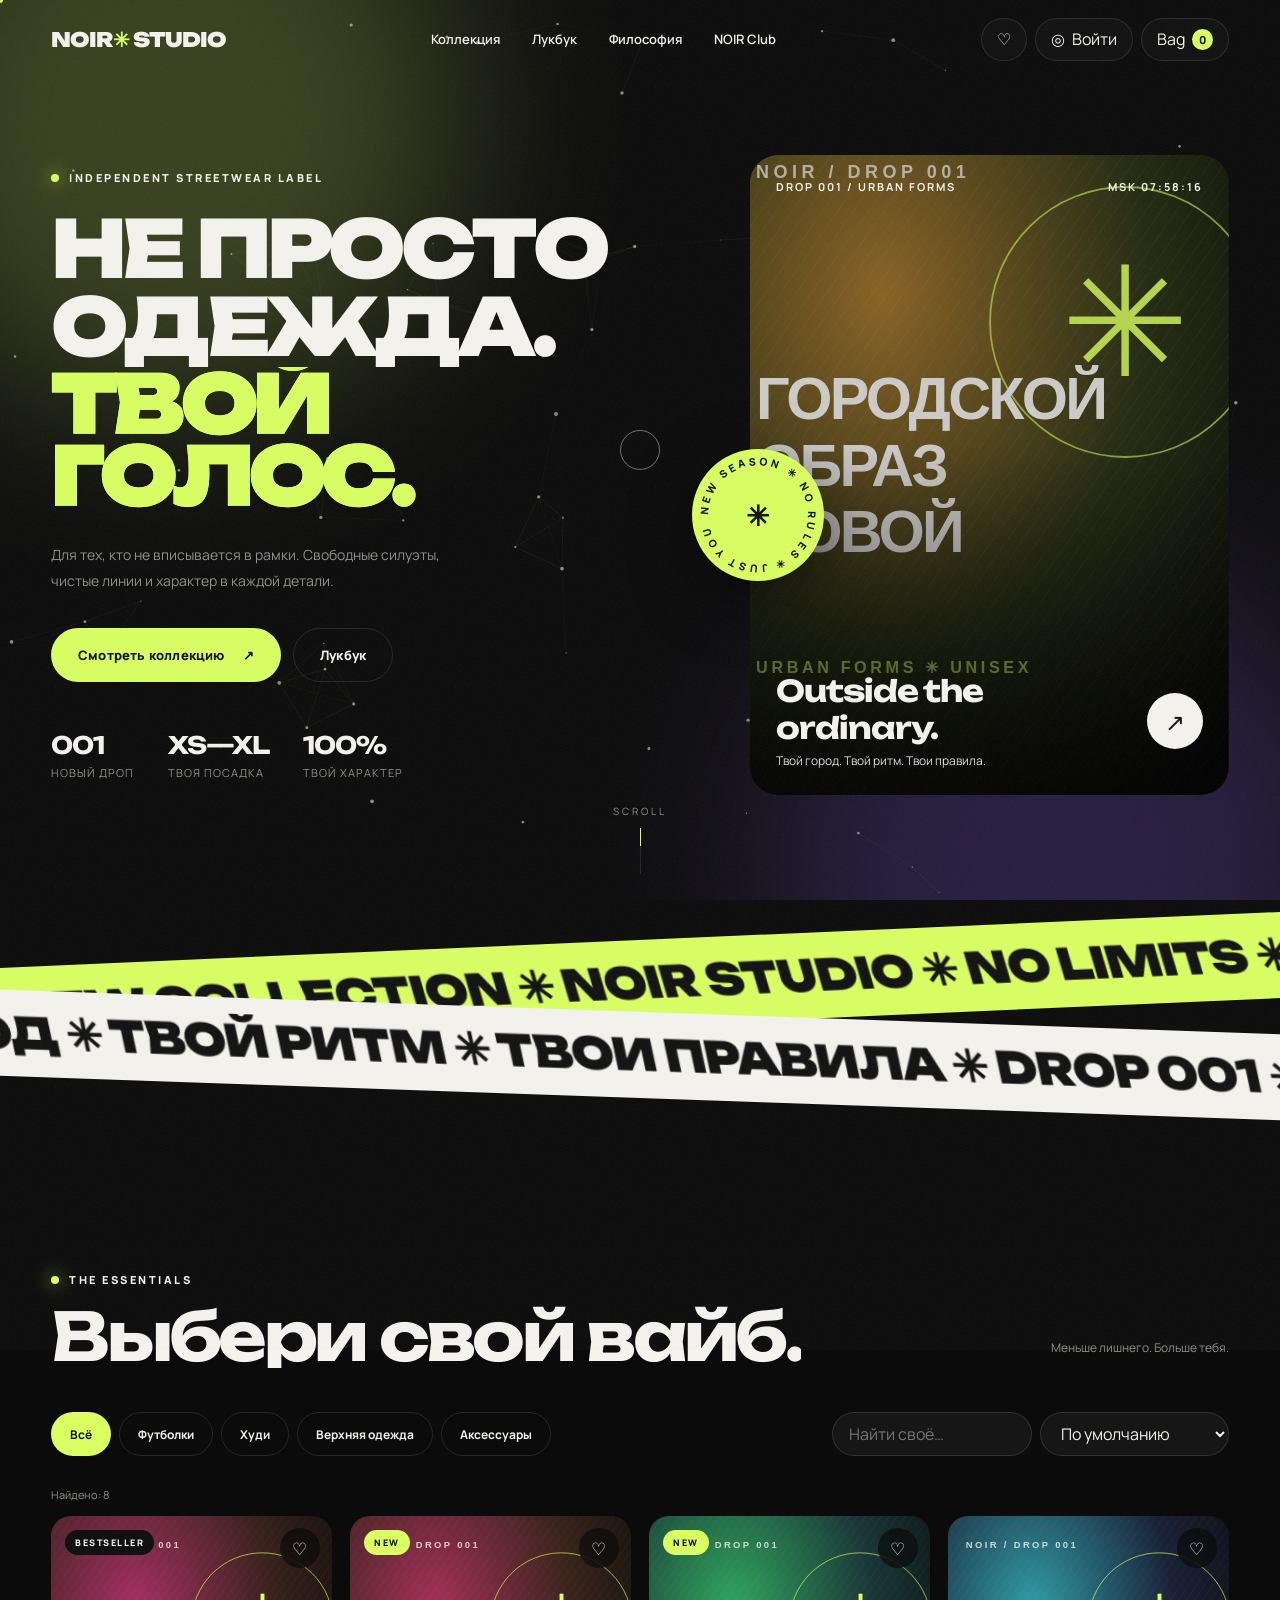
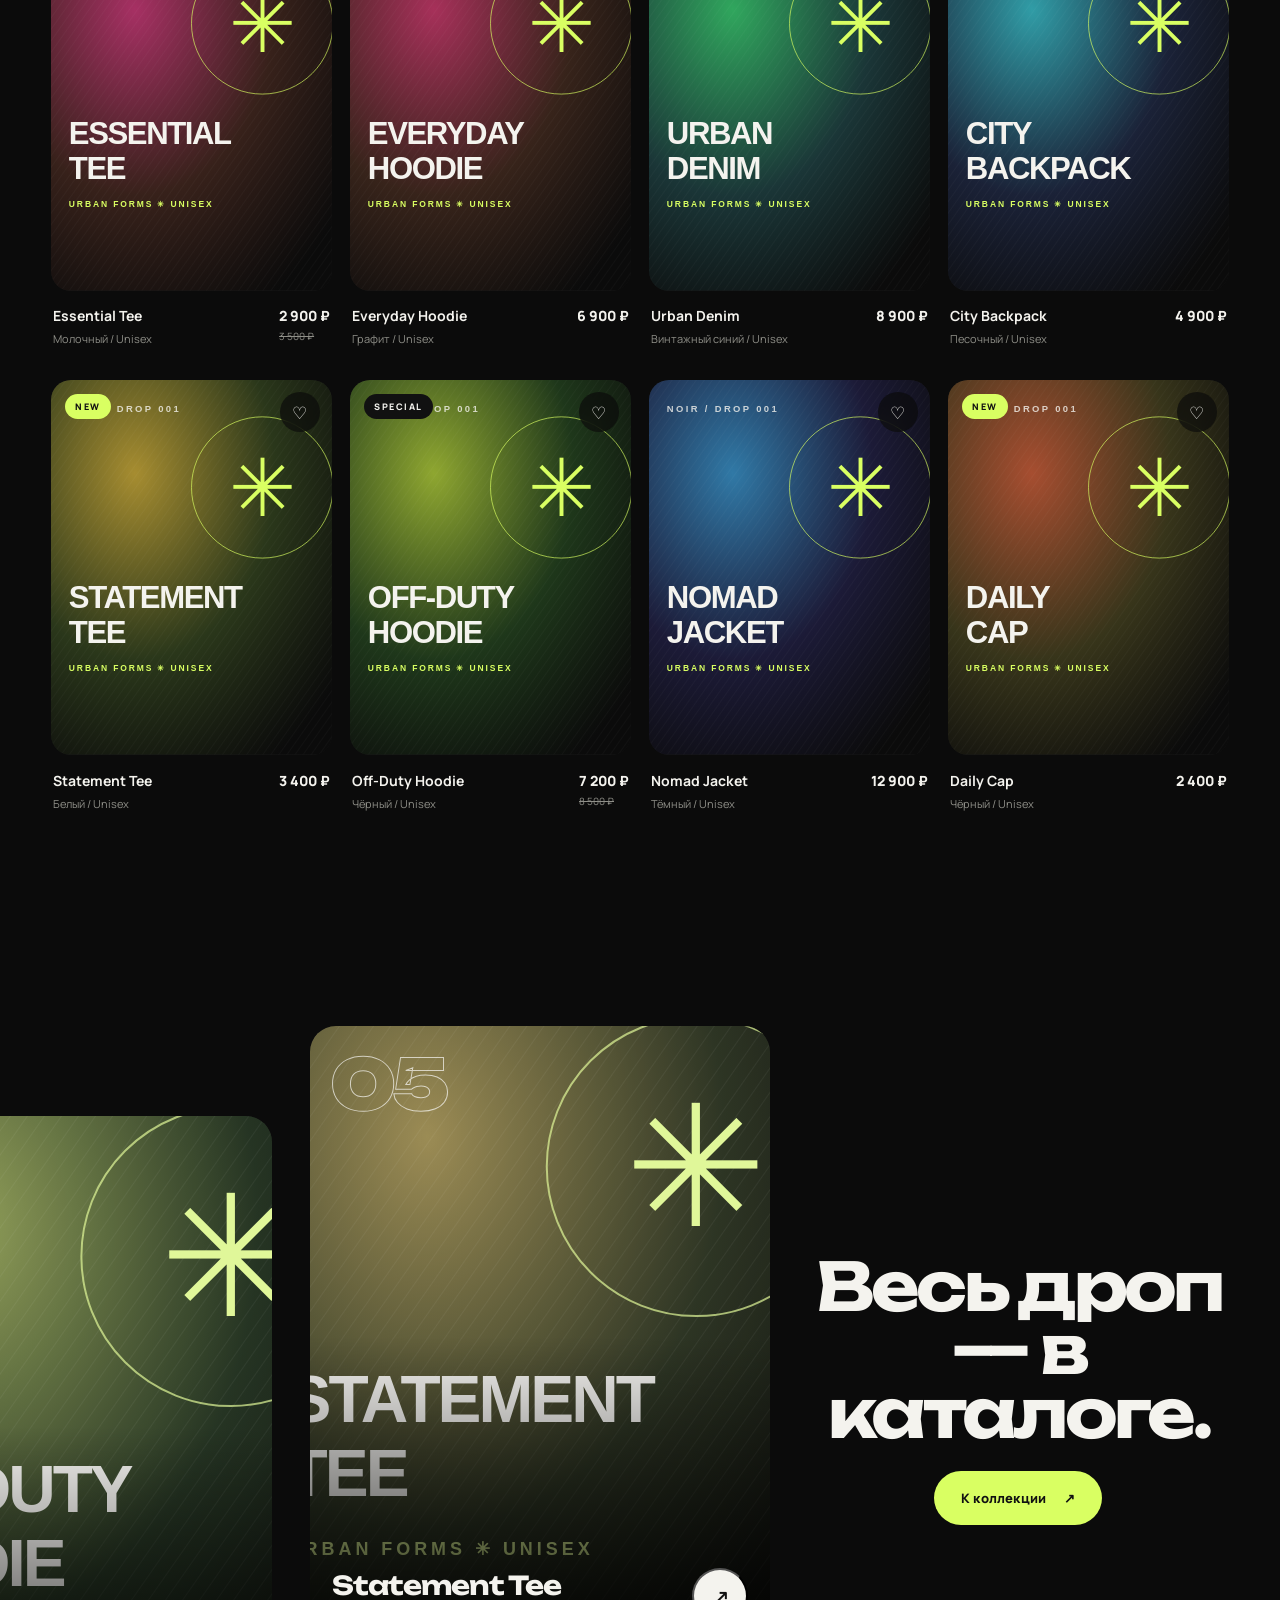
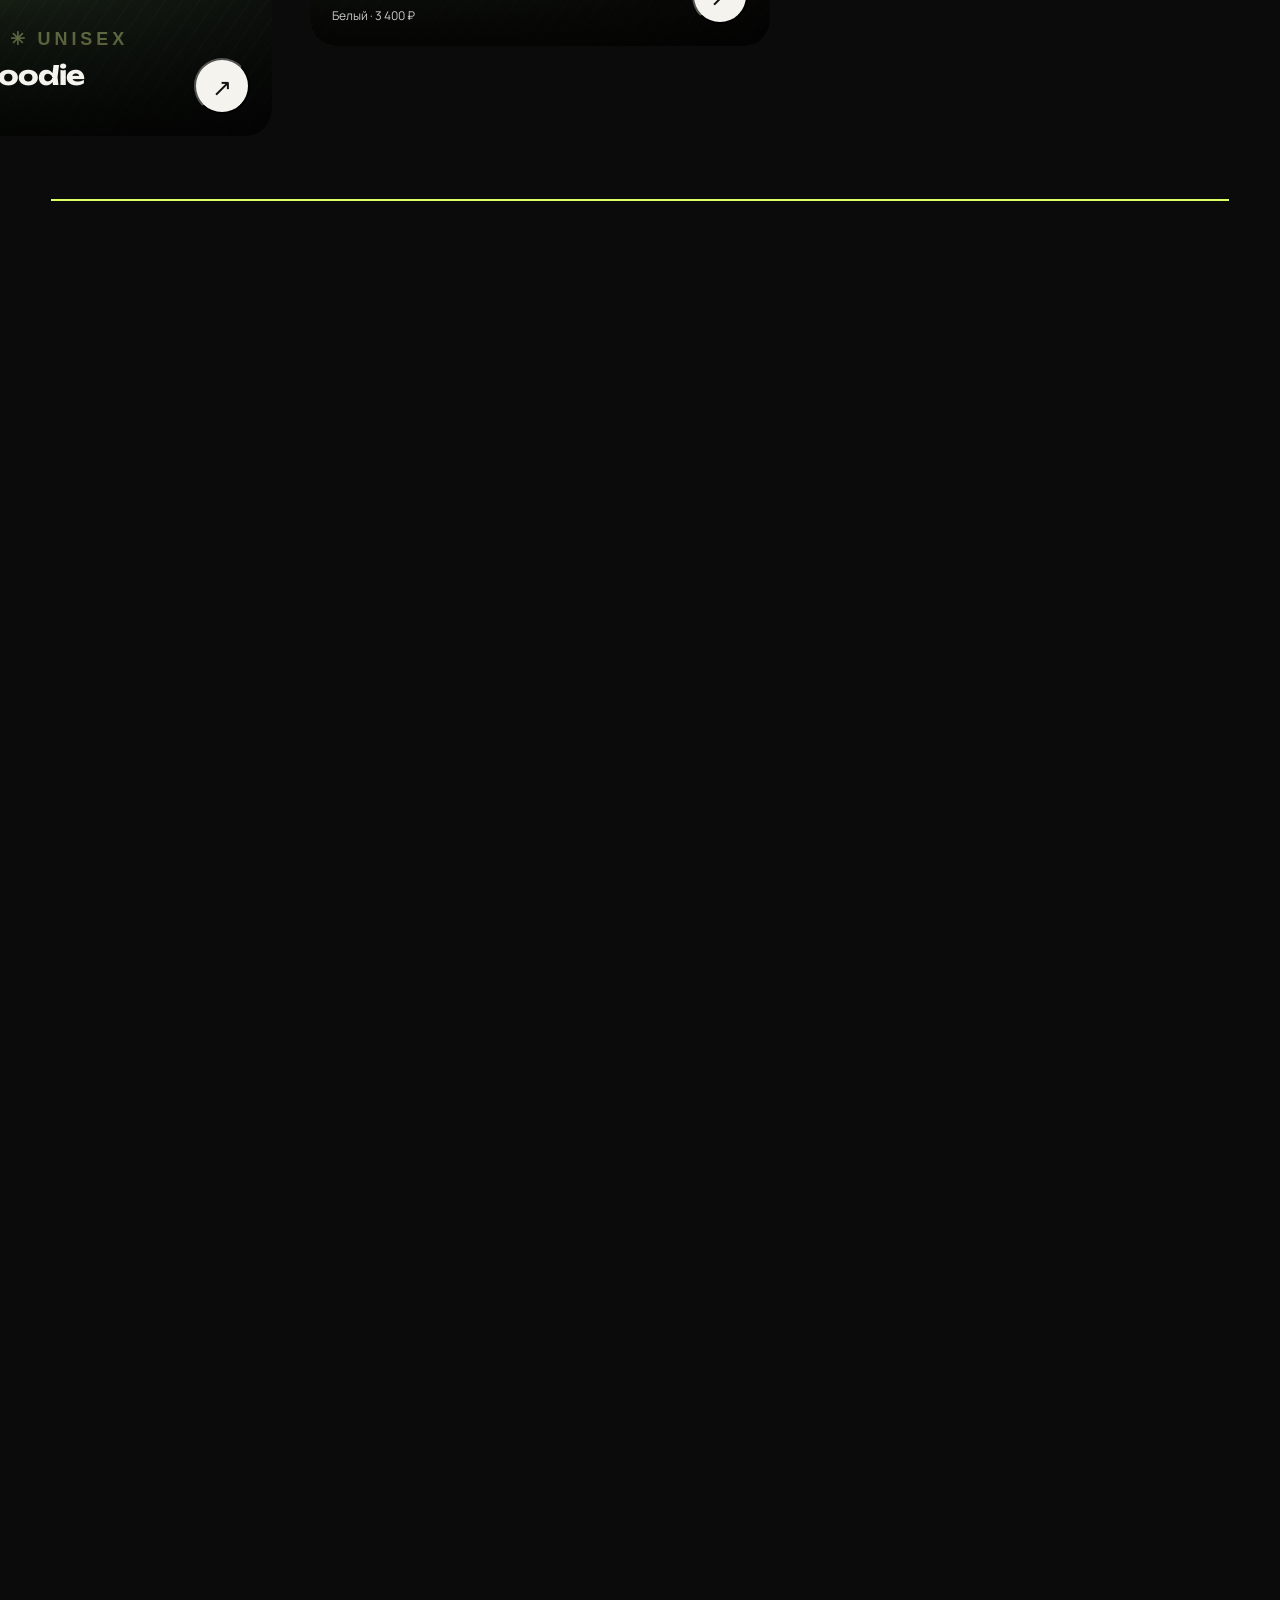
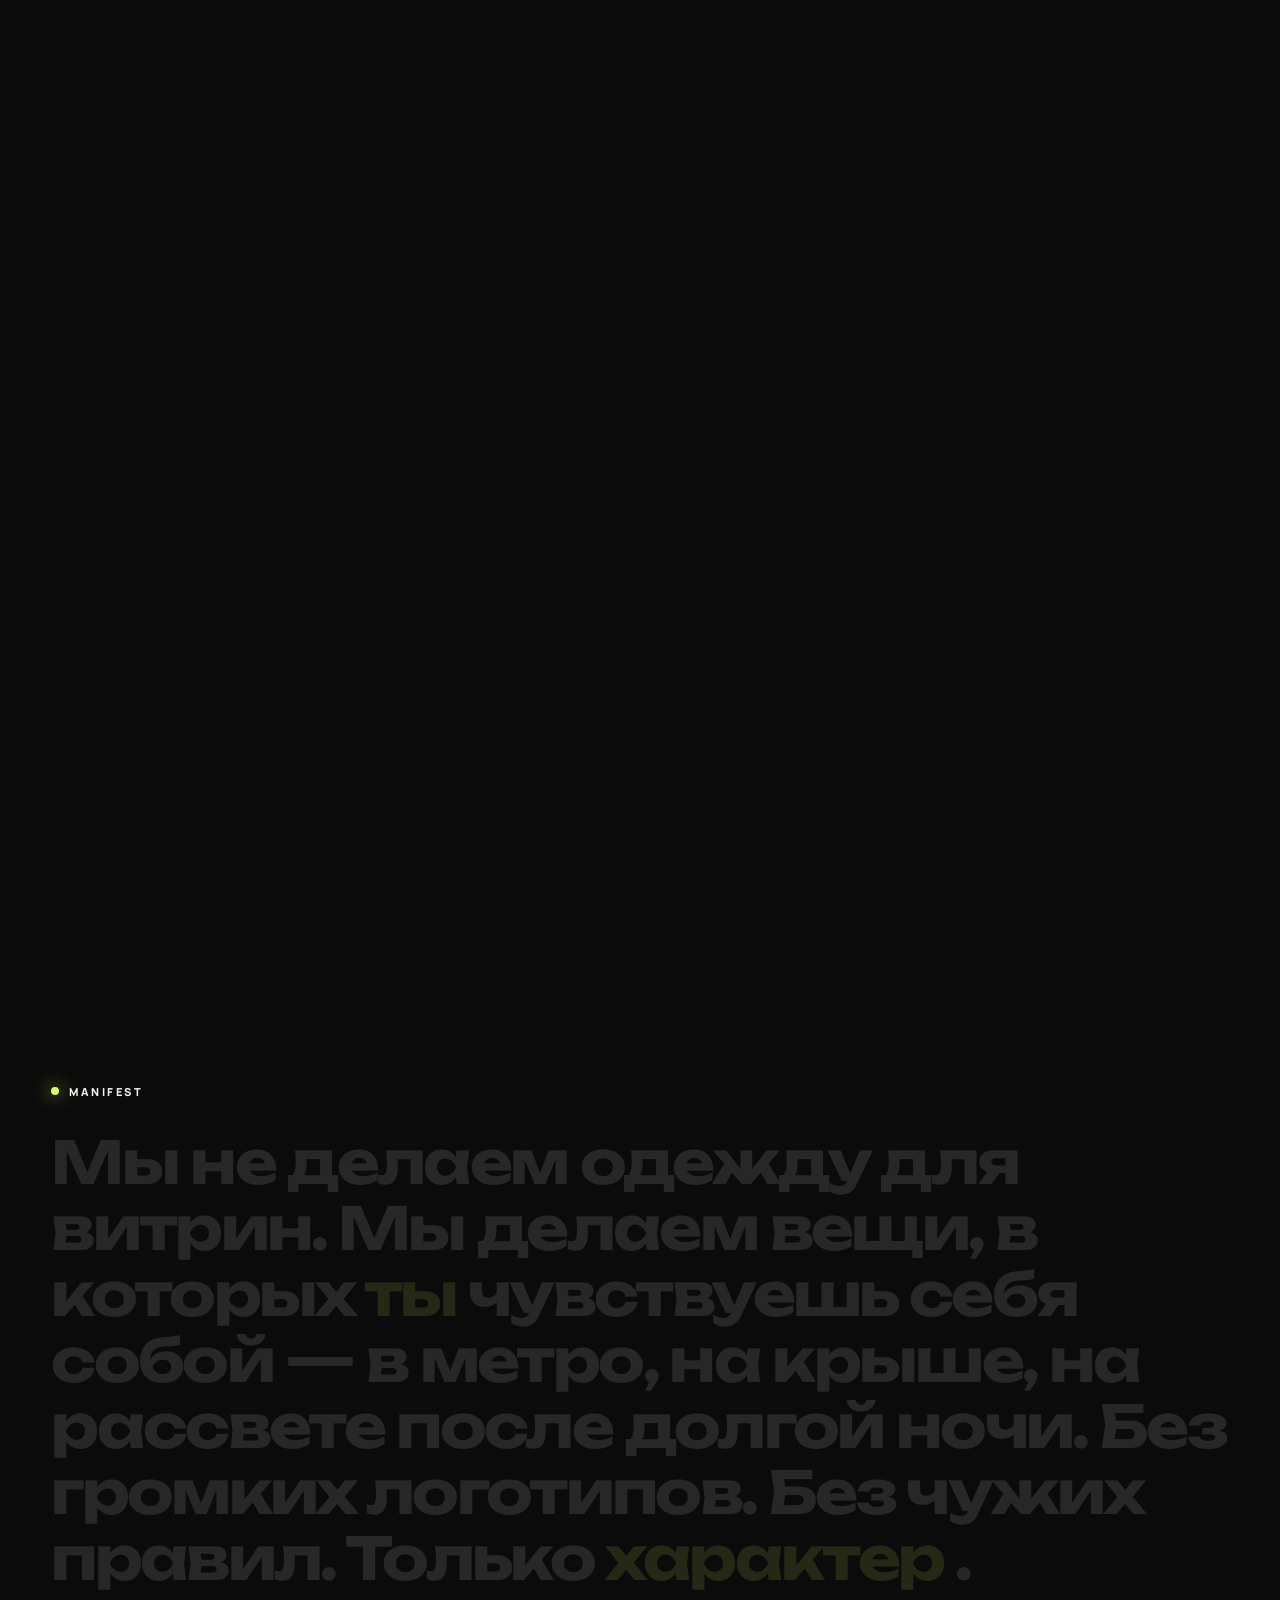
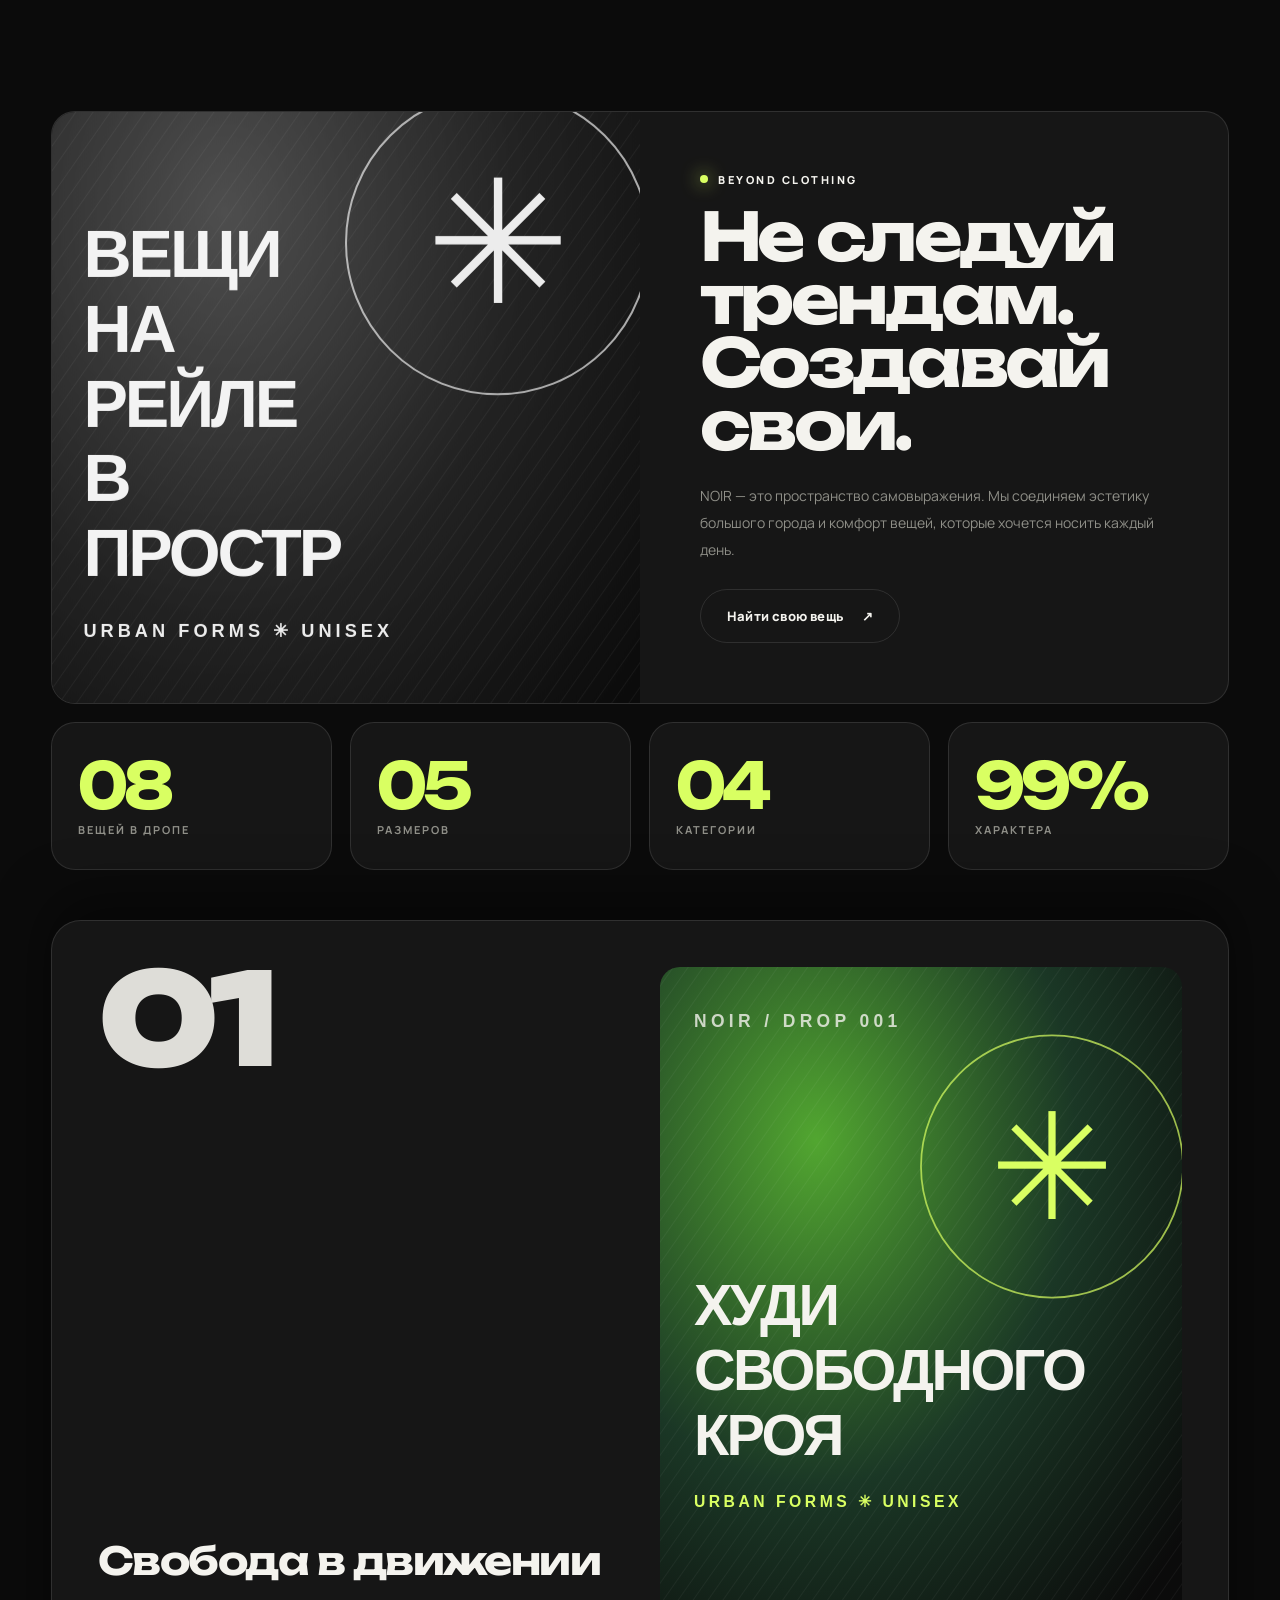
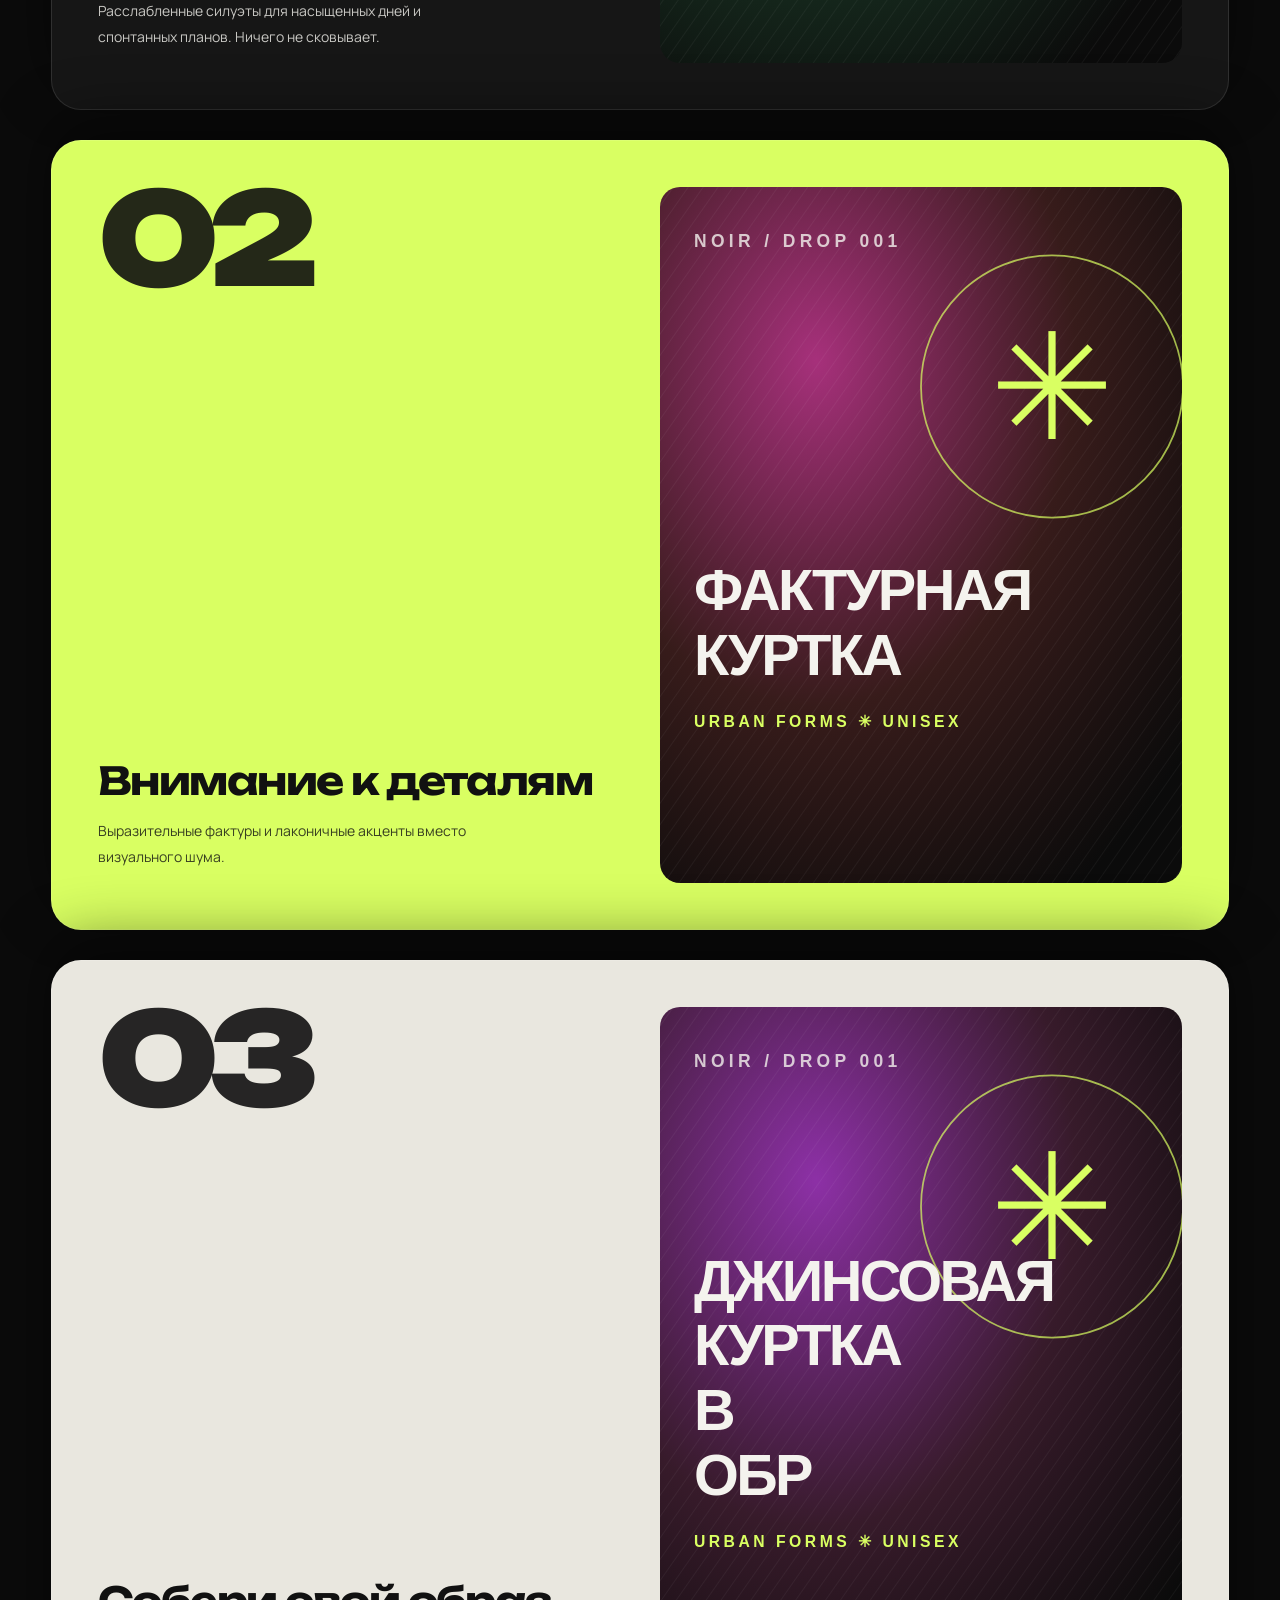
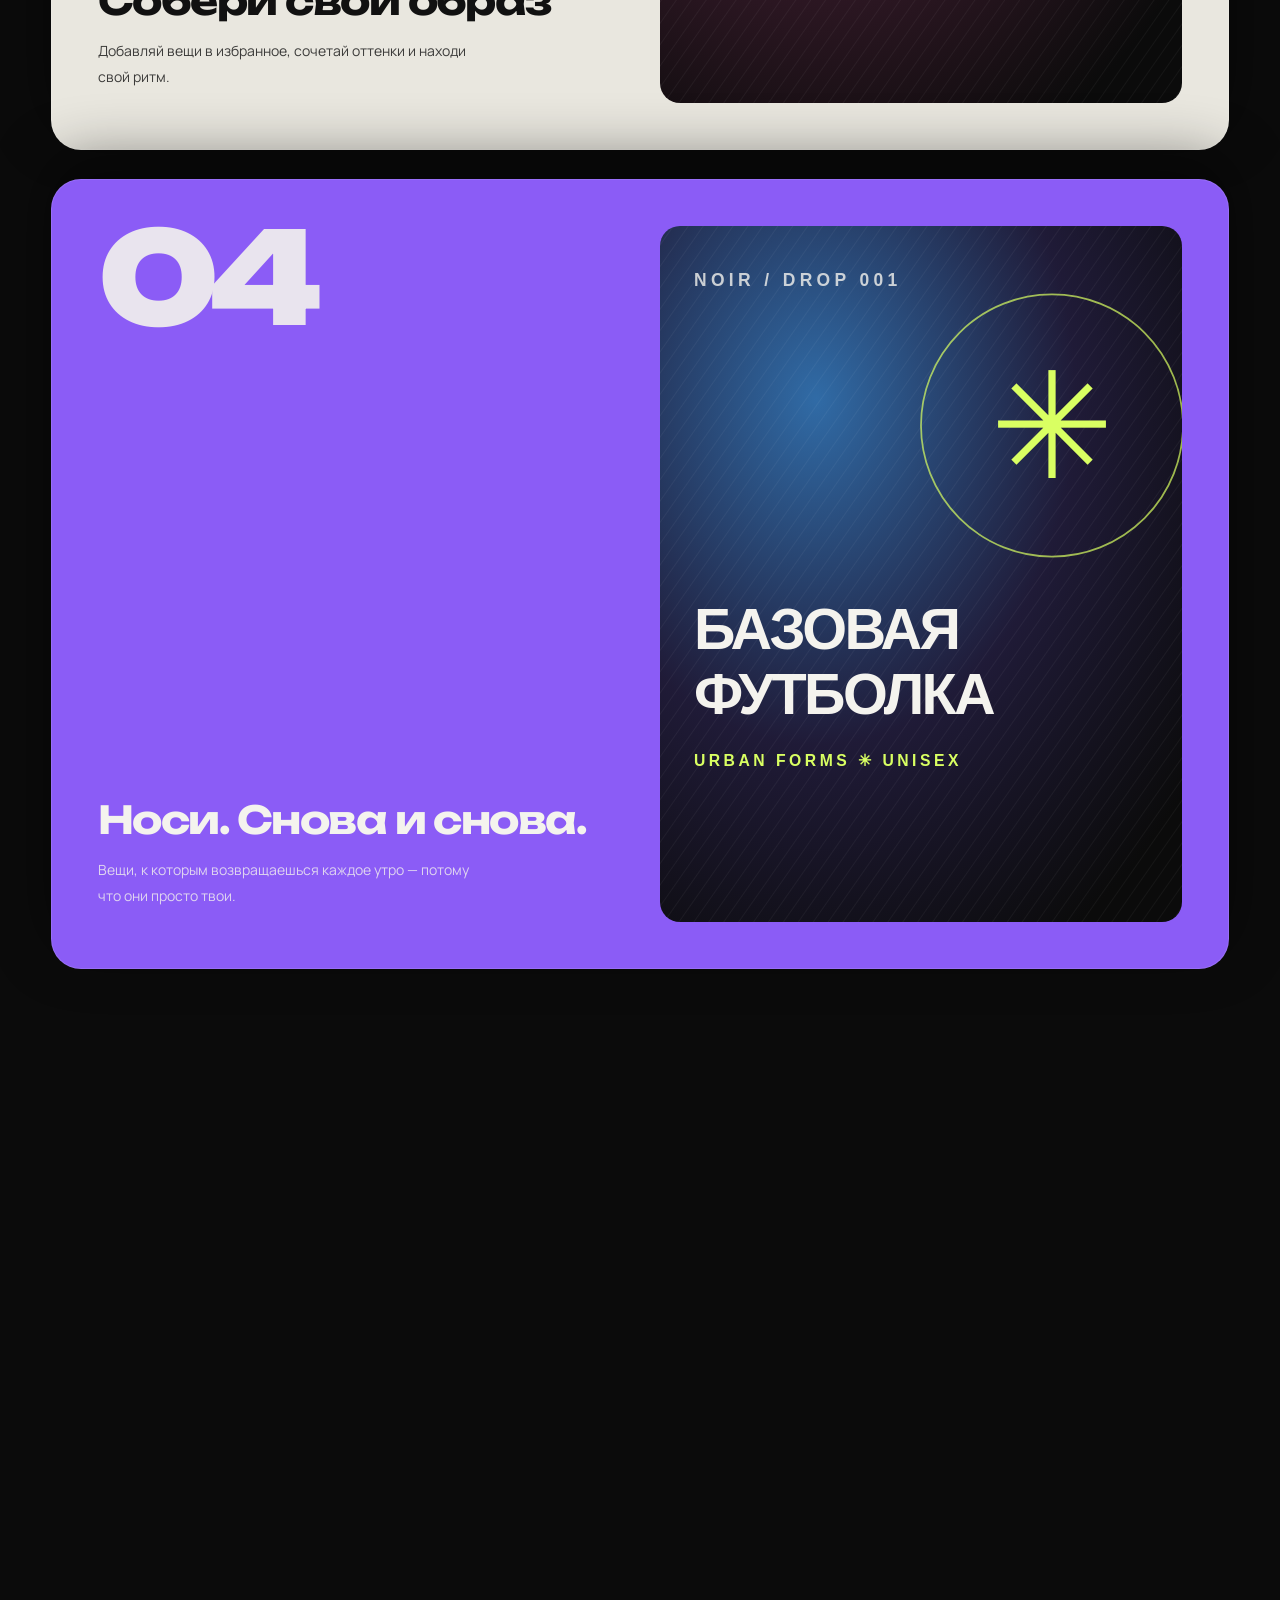
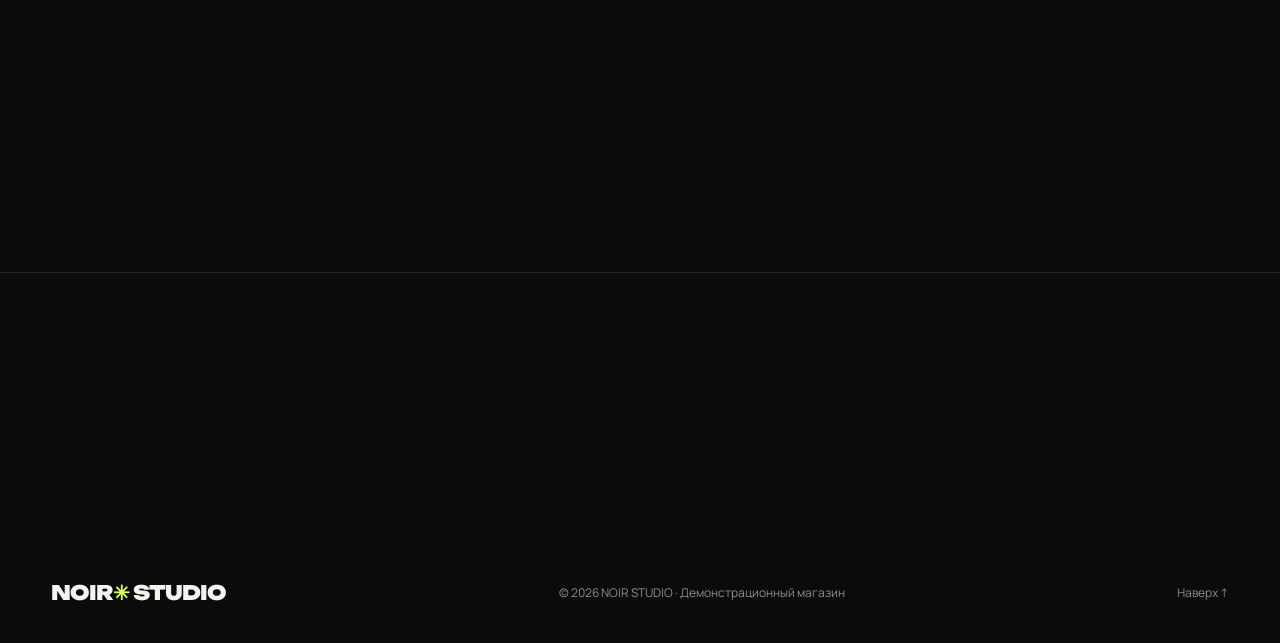
<file: index.html>
<!DOCTYPE html>
<html lang="ru">
<head>
  <meta charset="UTF-8">
  <meta name="viewport" content="width=device-width, initial-scale=1">
  <meta name="theme-color" content="#0b0b0b">
  <title>NOIR STUDIO — Wear your attitude</title>
  <link rel="preconnect" href="https://fonts.googleapis.com">
  <link rel="preconnect" href="https://fonts.gstatic.com" crossorigin>
  <link href="https://fonts.googleapis.com/css2?family=Manrope:wght@400;500;600;700;800&family=Unbounded:wght@500;700;900&display=swap" rel="stylesheet">

  <style>
    @property --angle { syntax: '<angle>'; initial-value: 0deg; inherits: false; }

    :root {
      --bg: #0b0b0b;
      --panel: #161616;
      --panel-2: #1f1f1f;
      --text: #f4f3ee;
      --muted: #8f8f88;
      --line: #ffffff1c;
      --accent: #d9ff62;
      --accent-2: #8b5cf6;
      --radius: 24px;
      --ease: cubic-bezier(.16, 1, .3, 1);
      --ease-io: cubic-bezier(.77, 0, .18, 1);
      --display: Unbounded, Manrope, sans-serif;
    }

    * { box-sizing: border-box; }
    html { scroll-behavior: smooth; scroll-padding-top: 90px; }
    body {
      margin: 0;
      background: var(--bg);
      color: var(--text);
      font-family: Manrope, sans-serif;
      overflow-x: clip;
    }
    body.locked, body.loading { overflow: hidden; }
    button, input, select { font: inherit; }
    button, a, input, select { -webkit-tap-highlight-color: transparent; }
    button { cursor: pointer; color: inherit; }
    a { color: inherit; text-decoration: none; }
    button:disabled { opacity: .4; cursor: not-allowed; }
    :focus-visible { outline: 2px solid var(--accent); outline-offset: 5px; }
    ::selection { background: var(--accent); color: #111; }
    img { display: block; width: 100%; object-fit: cover; }
    [hidden] { display: none !important; }
    h1, h2, h3 { margin: 0; }

    .wrap { width: min(1380px, 92%); margin: auto; }
    .muted { color: var(--muted); }
    .accent { color: var(--accent); }
    .eyebrow {
      display: flex; align-items: center; gap: 10px;
      text-transform: uppercase; font-size: 11px; letter-spacing: 2.5px; font-weight: 800;
    }
    .dot {
      width: 8px; height: 8px; border-radius: 50%;
      background: var(--accent); box-shadow: 0 0 18px var(--accent);
      animation: pulse 2s infinite;
    }
    @keyframes pulse { 50% { transform: scale(1.6); opacity: .5; } }

    /* ───────── Grain ───────── */
    .grain {
      position: fixed; inset: -50%; z-index: 90; pointer-events: none; opacity: .06;
      background-image: url("data:image/svg+xml,%3Csvg xmlns='http://www.w3.org/2000/svg' width='200' height='200'%3E%3Cfilter id='n'%3E%3CfeTurbulence type='fractalNoise' baseFrequency='.85' numOctaves='3' stitchTiles='stitch'/%3E%3C/filter%3E%3Crect width='100%25' height='100%25' filter='url(%23n)'/%3E%3C/svg%3E");
      animation: grain 1s steps(6) infinite;
    }
    @keyframes grain {
      0%, 100% { transform: translate(0, 0); }
      20% { transform: translate(-5%, 3%); }
      40% { transform: translate(4%, -6%); }
      60% { transform: translate(-3%, 8%); }
      80% { transform: translate(7%, 2%); }
    }

    /* ───────── Loader ───────── */
    #loader {
      position: fixed; inset: 0; z-index: 300;
      display: grid; place-items: center;
      background: var(--accent); color: #0b0b0b;
      clip-path: inset(0 0 0 0);
      transition: clip-path 1s var(--ease-io);
      animation: loaderFallback 0s 6s forwards;
    }
    #loader.done { clip-path: inset(0 0 100% 0); }
    @keyframes loaderFallback { to { clip-path: inset(0 0 100% 0); visibility: hidden; } }
    .loader-inner { width: min(560px, 84vw); }
    .loader-word {
      font-family: var(--display); font-weight: 900;
      font-size: clamp(54px, 13vw, 150px); letter-spacing: -.06em; line-height: .9;
      overflow: hidden; display: flex;
    }
    .loader-word span { display: inline-block; animation: loaderChar .9s var(--ease) both; }
    @keyframes loaderChar { from { transform: translateY(105%); } }
    .loader-row {
      display: flex; justify-content: space-between; align-items: end;
      margin-top: 18px; font-weight: 800; font-size: 12px; letter-spacing: 2px;
    }
    #loaderCount { font-family: var(--display); font-size: 42px; letter-spacing: -2px; }
    .loader-bar { height: 3px; background: #0b0b0b22; margin-top: 14px; overflow: hidden; }
    .loader-bar i { display: block; height: 100%; width: 0; background: #0b0b0b; }

    /* ───────── Cursor ───────── */
    .cursor-dot, .cursor-ring {
      position: fixed; top: 0; left: 0; z-index: 250; pointer-events: none;
      border-radius: 50%; display: none;
    }
    body.has-cursor .cursor-dot, body.has-cursor .cursor-ring { display: grid; }
    body.has-cursor, body.has-cursor a, body.has-cursor button { cursor: none; }
    body.has-cursor input, body.has-cursor select { cursor: auto; }
    body.has-cursor.locked, body.has-cursor.locked * { cursor: auto; }
    body.locked .cursor-dot, body.locked .cursor-ring { opacity: 0; }
    .cursor-dot { width: 6px; height: 6px; margin: -3px 0 0 -3px; background: var(--accent); }
    .cursor-ring {
      width: 40px; height: 40px; margin: -20px 0 0 -20px;
      border: 1px solid #ffffff70; place-items: center;
      font-size: 10px; font-weight: 800; letter-spacing: 1.5px; color: #0b0b0b;
      transition: width .4s var(--ease), height .4s var(--ease), margin .4s var(--ease),
                  background .3s, border-color .3s, opacity .3s;
      mix-blend-mode: difference;
    }
    .cursor-ring span { opacity: 0; transition: opacity .2s; }
    .cursor-ring.hover { width: 64px; height: 64px; margin: -32px 0 0 -32px; background: #fff; border-color: #fff; }
    .cursor-ring.label {
      width: 96px; height: 96px; margin: -48px 0 0 -48px;
      background: var(--accent); border-color: var(--accent); mix-blend-mode: normal;
    }
    .cursor-ring.label span { opacity: 1; }
    .cursor-ring.down { transform-origin: center; scale: .8; }

    /* ───────── Header ───────── */
    .progress {
      position: fixed; top: 0; left: 0; height: 3px; width: 100%; z-index: 60;
      background: linear-gradient(90deg, var(--accent), var(--accent-2));
      transform-origin: left; transform: scaleX(0);
    }
    header {
      position: fixed; top: 0; left: 0; right: 0; z-index: 50;
      transition: transform .6s var(--ease), background .4s, border-color .4s;
      border-bottom: 1px solid transparent;
    }
    header.scrolled { background: #0b0b0bcc; backdrop-filter: blur(18px); border-color: var(--line); }
    header.hide { transform: translateY(-100%); }
    .header-inner { min-height: 78px; display: flex; align-items: center; justify-content: space-between; gap: 20px; }
    .logo { white-space: nowrap; font-family: var(--display); font-size: 20px; font-weight: 900; letter-spacing: -1px; }
    .logo span { color: var(--accent); display: inline-block; animation: spin 6s linear infinite; }
    @keyframes spin { to { transform: rotate(360deg); } }
    nav { display: flex; gap: 32px; font-size: 13px; font-weight: 600; }
    nav a { position: relative; padding: 10px 0; font-variant-numeric: tabular-nums; }
    nav a::after {
      content: ""; position: absolute; left: 0; bottom: 3px; width: 100%; height: 2px;
      background: var(--accent); transform: scaleX(0); transform-origin: right;
      transition: transform .5s var(--ease);
    }
    nav a:hover::after { transform: scaleX(1); transform-origin: left; }
    .header-actions { display: flex; gap: 8px; }
    .icon-btn {
      display: inline-flex; align-items: center; justify-content: center; gap: 7px;
      min-height: 43px; padding: 0 15px;
      border: 1px solid var(--line); border-radius: 100px; background: #ffffff06;
      transition: background .3s, border-color .3s;
    }
    .icon-btn:hover { background: #ffffff14; border-color: #ffffff40; }
    .count {
      background: var(--accent); color: #111; border-radius: 50%;
      min-width: 21px; height: 21px; display: grid; place-items: center;
      font-size: 11px; font-weight: 800;
    }
    .count.bump { animation: bump .6s var(--ease); }
    @keyframes bump { 30% { transform: scale(1.8) rotate(-12deg); } }

    /* ───────── Buttons ───────── */
    .btn {
      position: relative; overflow: hidden; isolation: isolate;
      display: inline-flex; align-items: center; justify-content: center; gap: 18px;
      min-height: 54px; padding: 15px 26px;
      border: 1px solid transparent; border-radius: 100px;
      background: var(--accent); color: #111;
      font-size: 13px; font-weight: 800; letter-spacing: .2px;
      transition: transform .5s var(--ease), box-shadow .4s, color .4s;
    }
    .btn::before {
      content: ""; position: absolute; inset: 0; z-index: -1;
      background: var(--text); border-radius: inherit;
      transform: translateY(101%); transition: transform .5s var(--ease);
    }
    .btn:hover:not(:disabled)::before { transform: none; }
    .btn:hover:not(:disabled) { box-shadow: 0 14px 40px #d9ff6230; }
    .btn .arrow { display: inline-block; transition: transform .5s var(--ease); }
    .btn:hover .arrow { transform: rotate(45deg); }
    .btn.secondary { background: transparent; color: var(--text); border-color: var(--line); }
    .btn.secondary:hover:not(:disabled) { color: #111; }
    .btn.full { width: 100%; }
    .ripple {
      position: absolute; border-radius: 50%; pointer-events: none; z-index: -1;
      background: #ffffff80; transform: scale(0); animation: ripple .7s ease-out forwards;
    }
    @keyframes ripple { to { transform: scale(4); opacity: 0; } }
    [data-magnetic] { transition: transform .6s var(--ease); will-change: transform; }

    /* ───────── Hero ───────── */
    .hero {
      position: relative; min-height: 100svh;
      display: flex; align-items: center; padding: 110px 0 60px; overflow: hidden;
    }
    #heroCanvas { position: absolute; inset: 0; width: 100%; height: 100%; opacity: .9; }
    .hero-blob {
      position: absolute; width: 46vw; aspect-ratio: 1; border-radius: 50%;
      filter: blur(90px); opacity: .22; pointer-events: none;
      animation: blob 18s ease-in-out infinite alternate;
    }
    .hero-blob.a { background: var(--accent); top: -14vw; left: -10vw; }
    .hero-blob.b { background: var(--accent-2); bottom: -20vw; right: -6vw; animation-delay: -9s; }
    @keyframes blob {
      33% { transform: translate(12vw, 8vw) scale(1.2); }
      66% { transform: translate(-6vw, 14vw) scale(.85); }
      100% { transform: translate(8vw, -4vw) scale(1.1); }
    }
    .hero-grid {
      position: relative; z-index: 2;
      display: grid; grid-template-columns: 1.15fr .85fr; gap: 50px; align-items: center;
    }
    .hero h1 {
      margin: 26px 0;
      font-family: var(--display); font-weight: 900;
      font-size: clamp(40px, 6.2vw, 106px); line-height: .9; letter-spacing: -.06em;
    }
    .line { display: block; overflow: hidden; padding: .02em 0 .06em; }
    .word { display: inline-block; white-space: nowrap; }
    .char {
      display: inline-block; transform: translateY(115%) rotate(10deg);
      transition: transform 1.1s var(--ease); transition-delay: calc(var(--ci) * 32ms + 150ms);
    }
    .ready .char { transform: none; }
    .hero h1 .line:last-child {
      color: transparent; -webkit-text-stroke: 1.5px var(--accent);
      background: linear-gradient(90deg, var(--accent) 0 50%, transparent 50%) 100% 0 / 200% 100% no-repeat;
      -webkit-background-clip: text; background-clip: text;
      transition: background-position 1.6s var(--ease-io) 1.4s;
    }
    .ready .hero h1 .line:last-child { background-position: 0 0; }
    .fade-up {
      opacity: 0; transform: translateY(30px);
      transition: opacity 1s var(--ease), transform 1s var(--ease);
      transition-delay: var(--d, .8s);
    }
    .ready .fade-up { opacity: 1; transform: none; }
    .hero-copy p { max-width: 400px; line-height: 1.85; font-size: 14px; }
    .hero-buttons { display: flex; flex-wrap: wrap; gap: 12px; margin-top: 34px; }
    .hero-bottom { display: flex; gap: 34px; margin-top: 48px; font-size: 11px; letter-spacing: 1px; }
    .hero-bottom strong { display: block; font-family: var(--display); font-size: 24px; margin-bottom: 5px; letter-spacing: -1px; }

    .hero-visual-wrap { position: relative; perspective: 1200px; }
    .hero-visual {
      position: relative; height: min(640px, 72vh); border-radius: 28px; overflow: hidden;
      background: #222; transform-style: preserve-3d;
      clip-path: inset(100% 0 0 0 round 28px);
      transition: clip-path 1.5s var(--ease-io) .35s, transform .8s var(--ease);
      transform: rotateX(var(--rx, 0deg)) rotateY(var(--ry, 0deg));
    }
    .ready .hero-visual { clip-path: inset(0 0 0 0 round 28px); }
    .hero-visual img {
      height: 100%; object-position: center 35%; filter: brightness(.82) contrast(1.05);
      transform: scale(1.35) translate(var(--px, 0), var(--py, 0));
      transition: transform 2.2s var(--ease) .35s;
    }
    .ready .hero-visual img { transform: scale(1.12) translate(var(--px, 0), var(--py, 0)); }
    .hero-visual::after {
      content: ""; position: absolute; inset: 0; pointer-events: none;
      background: linear-gradient(transparent 45%, #000c);
    }
    .image-top, .image-bottom {
      position: absolute; left: 26px; right: 26px; z-index: 2;
      display: flex; justify-content: space-between; align-items: center;
    }
    .image-top { top: 24px; font-size: 11px; letter-spacing: 2px; font-weight: 700; }
    .image-bottom { bottom: 26px; gap: 14px; }
    .image-bottom strong { font-family: var(--display); font-size: clamp(20px, 2.4vw, 30px); letter-spacing: -1px; }
    .image-bottom p { font-size: 12px; color: #ddd; margin: 6px 0 0; }
    .round-link {
      flex-shrink: 0; width: 56px; height: 56px; display: grid; place-items: center;
      background: var(--text); color: #111; border-radius: 50%; font-size: 24px;
      transition: background .3s, transform .5s var(--ease);
    }
    .round-link:hover { background: var(--accent); transform: rotate(45deg) scale(1.1); }
    .badge-spin {
      position: absolute; z-index: 3; left: -58px; top: 46%;
      width: 132px; height: 132px; border-radius: 50%;
      display: grid; place-items: center;
      background: var(--accent); color: #111;
      box-shadow: 0 20px 60px #0008;
      opacity: 0; scale: .3; transition: opacity .8s var(--ease) 1.4s, scale 1s var(--ease) 1.4s;
    }
    .ready .badge-spin { opacity: 1; scale: 1; }
    .badge-spin svg { position: absolute; inset: 0; animation: spin 14s linear infinite; }
    .badge-spin text { font-size: 10.5px; font-weight: 800; letter-spacing: 3.3px; fill: #111; }
    .badge-spin b { font-size: 28px; }
    .scroll-hint {
      position: absolute; z-index: 2; bottom: 26px; left: 50%; translate: -50% 0;
      font-size: 10px; letter-spacing: 3px; display: grid; justify-items: center; gap: 10px;
      color: var(--muted);
    }
    .scroll-hint i { width: 1px; height: 46px; background: var(--line); position: relative; overflow: hidden; }
    .scroll-hint i::after {
      content: ""; position: absolute; left: 0; top: 0; width: 100%; height: 40%;
      background: var(--accent); animation: drip 1.8s var(--ease-io) infinite;
    }
    @keyframes drip { from { transform: translateY(-100%); } to { transform: translateY(260%); } }

    /* ───────── Marquee ───────── */
    .marquees { padding: 40px 0; overflow: hidden; }
    .marquee { overflow: hidden; padding: 16px 0; white-space: nowrap; }
    .marquee.one { background: var(--accent); color: #111; transform: rotate(-2.5deg); width: 110%; margin-left: -5%; }
    .marquee.two { background: var(--text); color: #111; transform: rotate(2deg) translateY(-14px); width: 110%; margin-left: -5%; }
    .marquee-track { display: inline-flex; will-change: transform; }
    .marquee span {
      font-family: var(--display); font-weight: 900; font-size: clamp(22px, 3.4vw, 46px);
      letter-spacing: -1px; padding-right: 30px;
    }
    .marquee .star { display: inline-block; animation: spin 4s linear infinite; }

    /* ───────── Sections ───────── */
    section { padding: 120px 0; }
    .section-head { display: flex; justify-content: space-between; align-items: end; gap: 30px; margin-bottom: 44px; }
    .section-head h2, .big-h2 {
      font-family: var(--display); font-weight: 700;
      font-size: clamp(36px, 5.2vw, 78px); letter-spacing: -.055em; line-height: .95; margin-top: 18px;
    }
    .reveal { opacity: 0; transform: translateY(60px); transition: opacity 1.1s var(--ease), transform 1.1s var(--ease); }
    .reveal.visible { opacity: 1; transform: none; }
    .reveal-words .w { display: inline-block; overflow: hidden; vertical-align: top; }
    .reveal-words .w > span {
      display: inline-block; transform: translateY(110%);
      transition: transform 1s var(--ease); transition-delay: calc(var(--wi) * 60ms);
    }
    .reveal-words.visible .w > span { transform: none; }

    /* ───────── Catalog ───────── */
    .toolbar { display: flex; justify-content: space-between; flex-wrap: wrap; gap: 16px; margin-bottom: 30px; }
    .filters { position: relative; display: flex; flex-wrap: wrap; gap: 8px; }
    .chip {
      position: relative; z-index: 1;
      border: 1px solid var(--line); background: transparent; border-radius: 100px;
      padding: 11px 18px; font-size: 12px; font-weight: 700;
      transition: color .4s, border-color .3s;
    }
    .chip:hover { border-color: var(--accent); }
    .chip.active { color: #111; border-color: transparent; }
    .chip-pill {
      position: absolute; z-index: 0; top: 0; left: 0; border-radius: 100px; background: var(--accent);
      transition: transform .6s var(--ease), width .6s var(--ease), height .6s var(--ease);
    }
    .search-sort { display: flex; gap: 8px; }
    .search-sort input, .search-sort select, .promo input, .stack input {
      min-height: 44px; padding: 0 16px; border-radius: 100px;
      border: 1px solid var(--line); background: var(--panel); color: var(--text);
      transition: border-color .3s, box-shadow .3s;
    }
    .search-sort input:focus, .promo input:focus, .stack input:focus { border-color: var(--accent); box-shadow: 0 0 0 4px #d9ff6218; outline: none; }
    .search-sort input { width: 200px; }
    .fine { color: var(--muted); font-size: 11px; line-height: 1.7; }
    .grid { display: grid; grid-template-columns: repeat(4, 1fr); gap: 34px 18px; }
    .product { min-width: 0; opacity: 0; transform: translateY(70px); transition: opacity .9s var(--ease), transform 1.1s var(--ease); transition-delay: calc(var(--i) * 90ms); }
    .product.in { opacity: 1; transform: none; }
    .product-image {
      position: relative; aspect-ratio: 3/4; border-radius: 20px; overflow: hidden; background: var(--panel);
      transform: perspective(900px) rotateX(var(--rx, 0deg)) rotateY(var(--ry, 0deg));
      transition: transform .6s var(--ease), box-shadow .5s;
      transform-style: preserve-3d;
    }
    .product-image:hover { box-shadow: 0 30px 60px #0009; }
    .product-image.tilting { transition: transform .12s linear, box-shadow .5s; }
    .product-image::before {
      content: ""; position: absolute; inset: 0; z-index: 2; pointer-events: none;
      background: radial-gradient(circle at var(--gx, 50%) var(--gy, 50%), #ffffff40, transparent 50%);
      opacity: 0; transition: opacity .4s; mix-blend-mode: overlay;
    }
    .product-image:hover::before { opacity: 1; }
    .product-open { display: block; width: 100%; height: 100%; border: 0; padding: 0; background: none; }
    .product-image img {
      height: 100%; clip-path: inset(100% 0 0 0); scale: 1.3;
      transition: clip-path 1.2s var(--ease-io), scale 1.6s var(--ease), filter .6s;
      transition-delay: calc(var(--i) * 90ms + 100ms);
    }
    .product.in .product-image img { clip-path: inset(0 0 0 0); scale: 1; }
    .product:hover .product-image img { scale: 1.08; transition-delay: 0s; }
    .badge {
      position: absolute; top: 14px; left: 14px; z-index: 3;
      padding: 6px 10px; border-radius: 100px;
      background: #111; color: var(--text); font-size: 9px; font-weight: 800; letter-spacing: 1.5px;
    }
    .badge.lime { background: var(--accent); color: #111; }
    .wish {
      position: absolute; top: 12px; right: 12px; z-index: 3;
      width: 40px; height: 40px; border-radius: 50%; border: 0;
      background: #0b0b0bb0; backdrop-filter: blur(8px); font-size: 17px;
      transition: transform .4s var(--ease), background .3s;
    }
    .wish:hover { transform: scale(1.15); }
    .wish.active { background: var(--accent); color: #111; }
    .wish.pop { animation: heartPop .6s var(--ease); }
    @keyframes heartPop { 30% { transform: scale(1.5) rotate(-15deg); } 60% { transform: scale(.9); } }
    .quick-add {
      position: absolute; left: 12px; right: 12px; bottom: 12px; z-index: 3;
      min-height: 46px; border: 0; border-radius: 100px;
      background: var(--text); color: #111; font-size: 12px; font-weight: 800;
      display: flex; justify-content: space-between; align-items: center; padding: 0 18px;
      transform: translateY(160%); transition: transform .6s var(--ease), background .3s;
    }
    .quick-add:hover { background: var(--accent); }
    .product:hover .quick-add, .product:focus-within .quick-add { transform: none; }
    .product-info { display: flex; justify-content: space-between; gap: 8px; padding: 16px 2px 0; }
    .product-info h3 { font-size: 14px; margin: 0 0 6px; }
    .product-info p { font-size: 11px; margin: 0; color: var(--muted); }
    .price { white-space: nowrap; font-size: 14px; font-weight: 800; }
    .old-price { display: block; text-decoration: line-through; color: var(--muted); font-weight: 400; font-size: 10px; margin-top: 4px; }
    .empty { padding: 70px 15px; text-align: center; color: var(--muted); grid-column: 1/-1; }

    /* ───────── Lookbook (horizontal) ───────── */
    .lookbook { position: relative; padding: 0; }
    .lookbook-sticky { position: sticky; top: 0; height: 100vh; height: 100svh; overflow: hidden; display: flex; align-items: center; }
    .lookbook-track { display: flex; gap: 3vw; padding: 0 4vw; will-change: transform; align-items: center; }
    .look-intro { flex: 0 0 auto; width: min(560px, 82vw); }
    .look-intro h2 { font-family: var(--display); font-size: clamp(48px, 8vw, 130px); letter-spacing: -.07em; line-height: .88; margin: 20px 0; }
    .look-intro h2 span { color: transparent; -webkit-text-stroke: 1.5px var(--text); }
    .look {
      position: relative; flex: 0 0 auto; width: min(460px, 78vw); height: min(620px, 72vh);
      border-radius: 26px; overflow: hidden; background: var(--panel);
    }
    .look:nth-child(odd) { margin-top: 10vh; }
    .look:nth-child(even) { margin-bottom: 10vh; }
    .look img { height: 100%; width: 130%; max-width: none; transform: translateX(var(--lx, 0%)); filter: grayscale(.4); transition: filter .6s; }
    .look:hover img { filter: none; }
    .look::after { content: ""; position: absolute; inset: 0; background: linear-gradient(transparent 50%, #000d); pointer-events: none; }
    .look-num {
      position: absolute; top: 14px; left: 20px; z-index: 2;
      font-family: var(--display); font-weight: 900; font-size: 70px; letter-spacing: -4px;
      color: transparent; -webkit-text-stroke: 1px #ffffffaa;
    }
    .look-info { position: absolute; left: 22px; right: 22px; bottom: 22px; z-index: 2; display: flex; justify-content: space-between; align-items: end; gap: 10px; }
    .look-info h3 { font-family: var(--display); font-size: 26px; letter-spacing: -1px; }
    .look-info p { margin: 6px 0 0; font-size: 12px; color: #ccc; }
    .look-outro { flex: 0 0 auto; width: min(420px, 80vw); text-align: center; }
    .look-outro .big-h2 { margin-bottom: 26px; }
    .look-progress { position: absolute; left: 4vw; right: 4vw; bottom: 30px; height: 2px; background: var(--line); }
    .look-progress i { display: block; height: 100%; background: var(--accent); transform-origin: left; transform: scaleX(0); }

    /* ───────── Manifest ───────── */
    .manifest p {
      font-family: var(--display); font-weight: 700;
      font-size: clamp(28px, 4.6vw, 70px); line-height: 1.12; letter-spacing: -.045em;
      margin: 30px 0 0;
    }
    .manifest .mw { opacity: .12; transition: opacity .25s, color .25s; }
    .manifest .mw.hl { color: var(--accent); }

    /* ───────── Story ───────── */
    .story {
      display: grid; grid-template-columns: 1fr 1fr; overflow: hidden;
      border-radius: var(--radius); background: var(--panel); border: 1px solid var(--line);
    }
    .story-photo { min-height: 560px; overflow: hidden; position: relative; }
    .story-photo img { position: absolute; inset: -18% 0; height: 136%; filter: grayscale(1); transition: filter 1s; will-change: transform; }
    .story:hover .story-photo img { filter: grayscale(0); }
    .story-copy { padding: 60px; display: flex; flex-direction: column; justify-content: center; align-items: start; }
    .story-copy p { font-size: 14px; line-height: 1.9; margin: 26px 0; }

    .stats { display: grid; grid-template-columns: repeat(4, 1fr); gap: 18px; margin-top: 18px; }
    .stat { border: 1px solid var(--line); border-radius: var(--radius); padding: 30px 26px; background: var(--panel); position: relative; overflow: hidden; }
    .stat strong { display: block; font-family: var(--display); font-size: clamp(40px, 5vw, 72px); letter-spacing: -.06em; line-height: 1; color: var(--accent); font-variant-numeric: tabular-nums; }
    .stat span { font-size: 11px; letter-spacing: 2px; text-transform: uppercase; color: var(--muted); font-weight: 700; }
    .stat::after {
      content: ""; position: absolute; inset: auto -30% -60% auto; width: 160px; height: 160px; border-radius: 50%;
      background: var(--accent); filter: blur(70px); opacity: .0; transition: opacity .5s;
    }
    .stat:hover::after { opacity: .3; }

    /* ───────── Stacking cards ───────── */
    .stack-cards { display: grid; gap: 30px; margin-top: 50px; }
    .s-card {
      position: sticky; top: calc(100px + var(--n) * 26px);
      min-height: 420px; border-radius: 30px; padding: 46px;
      display: grid; grid-template-columns: 1fr 1fr; gap: 40px; align-items: stretch;
      transform-origin: center top; will-change: transform, filter;
      border: 1px solid var(--line); box-shadow: 0 -20px 60px #0007;
    }
    .s-card:nth-child(1) { background: var(--panel); }
    .s-card:nth-child(2) { background: var(--accent); color: #111; }
    .s-card:nth-child(3) { background: #e9e7df; color: #111; }
    .s-card:nth-child(4) { background: var(--accent-2); }
    .s-card .num { font-family: var(--display); font-size: clamp(70px, 10vw, 150px); font-weight: 900; letter-spacing: -.08em; line-height: .8; opacity: .9; }
    .s-card h3 { font-family: var(--display); font-size: clamp(26px, 3vw, 44px); letter-spacing: -.04em; margin: 22px 0 14px; }
    .s-card p { line-height: 1.8; font-size: 14px; max-width: 380px; opacity: .8; }
    .s-card .s-img { border-radius: 20px; overflow: hidden; min-height: 300px; }
    .s-card .s-img img { height: 100%; }
    .s-card .s-copy { display: flex; flex-direction: column; justify-content: space-between; }

    /* ───────── Club ───────── */
    .club-border {
      position: relative; padding: 2px; border-radius: 34px;
      background: conic-gradient(from var(--angle), transparent 0 60%, var(--accent) 75%, var(--accent-2) 88%, transparent);
      animation: rotateBorder 5s linear infinite;
    }
    @keyframes rotateBorder { to { --angle: 360deg; } }
    .club {
      position: relative; overflow: hidden; text-align: center;
      border-radius: 32px; padding: 100px 30px; background: #0f0f0f;
    }
    .club::before {
      content: ""; position: absolute; inset: 0; pointer-events: none;
      background: radial-gradient(500px circle at var(--mx, 50%) var(--my, 50%), #d9ff6226, transparent 60%);
    }
    .club > * { position: relative; }
    .club h2 { max-width: 760px; margin: 18px auto; }
    .club p { line-height: 1.8; font-size: 14px; }
    .club .btn { margin-top: 18px; }
    .club .fine { margin-top: 18px; }

    /* ───────── Footer ───────── */
    footer { padding: 70px 0 30px; overflow: hidden; border-top: 1px solid var(--line); }
    .footer-giant {
      font-family: var(--display); font-weight: 900; text-align: center; white-space: nowrap;
      font-size: 17.5vw; letter-spacing: -.07em; line-height: .8; margin: 10px 0 40px;
      display: flex; justify-content: center; overflow: hidden;
    }
    .footer-giant span {
      display: inline-block; transform: translateY(100%);
      transition: transform 1.2s var(--ease); transition-delay: calc(var(--ci) * 60ms);
      background: linear-gradient(180deg, var(--text), #555); -webkit-background-clip: text; background-clip: text; color: transparent;
    }
    .footer-giant span:hover { background: var(--accent); -webkit-background-clip: text; background-clip: text; }
    .footer-giant.visible span { transform: none; }
    .footer-inner { display: flex; align-items: center; justify-content: space-between; gap: 20px; font-size: 12px; color: var(--muted); }

    /* ───────── Dialogs ───────── */
    dialog {
      width: min(520px, calc(100% - 28px)); max-height: calc(100% - 40px);
      padding: 30px; border: 1px solid var(--line); border-radius: 26px;
      background: var(--panel); color: var(--text);
    }
    dialog[open] { animation: dialogIn .7s var(--ease); }
    dialog::backdrop { background: #000c; backdrop-filter: blur(10px); animation: fadeIn .5s ease; }
    @keyframes dialogIn { from { opacity: 0; transform: translateY(60px) scale(.9) rotateX(12deg); } }
    @keyframes fadeIn { from { opacity: 0; } }
    .modal-head { display: flex; justify-content: space-between; align-items: center; gap: 20px; margin-bottom: 20px; }
    .modal-head h2 { font-family: var(--display); font-size: 24px; letter-spacing: -1px; }
    .close {
      border: 1px solid var(--line); border-radius: 50%; background: transparent;
      width: 40px; height: 40px; flex-shrink: 0; font-size: 20px;
      transition: transform .5s var(--ease), background .3s;
    }
    .close:hover { transform: rotate(90deg); background: #ffffff14; }
    .stack { display: grid; gap: 14px; }
    .stack label { display: grid; gap: 8px; font-size: 12px; }
    .stack input { border-radius: 14px; }
    .check-label { display: flex !important; align-items: start; gap: 9px !important; line-height: 1.6; }
    .check-label input { accent-color: var(--accent); margin-top: 4px; min-height: 0; }
    #productDialog { width: min(860px, calc(100% - 28px)); }
    .product-detail { display: grid; grid-template-columns: 1fr 1fr; gap: 28px; }
    .detail-img-wrap { border-radius: 18px; overflow: hidden; }
    .detail-img { height: 400px; animation: detailImg 1.2s var(--ease); }
    @keyframes detailImg { from { transform: scale(1.4); clip-path: inset(0 0 100% 0); } }
    .detail-copy { display: flex; flex-direction: column; align-items: start; }
    .detail-copy > * { animation: detailIn .8s var(--ease) both; }
    .detail-copy > *:nth-child(2) { animation-delay: .05s; }
    .detail-copy > *:nth-child(3) { animation-delay: .1s; }
    .detail-copy > *:nth-child(4) { animation-delay: .15s; }
    .detail-copy > *:nth-child(n+5) { animation-delay: .2s; }
    @keyframes detailIn { from { opacity: 0; transform: translateX(30px); } }
    .detail-copy h3 { font-family: var(--display); font-size: 28px; letter-spacing: -1px; margin: 10px 0 14px; }
    .detail-copy p { line-height: 1.8; font-size: 13px; color: var(--muted); }
    .sizes { display: flex; gap: 7px; flex-wrap: wrap; margin: 10px 0 25px; }
    .size {
      width: 46px; height: 44px; background: transparent; border: 1px solid var(--line); border-radius: 10px; font-size: 12px; font-weight: 700;
      transition: transform .4s var(--ease), background .3s, border-color .3s;
    }
    .size:hover { transform: translateY(-3px); border-color: var(--accent); }
    .size.active { background: var(--accent); color: #111; border-color: var(--accent); transform: translateY(-3px) scale(1.06); }

    #cartDialog {
      width: min(460px, 100%); height: 100%; max-height: 100%;
      margin: 0 0 0 auto; border-radius: 26px 0 0 26px; border-right: 0;
    }
    #cartDialog[open] { display: flex; flex-direction: column; animation: slideIn .7s var(--ease); }
    @keyframes slideIn { from { transform: translateX(100%); } }
    #cartItems { flex: 1; overflow: auto; }
    .cart-row {
      display: grid; grid-template-columns: 78px 1fr auto; gap: 14px; align-items: start;
      padding: 14px 0; border-bottom: 1px solid var(--line);
      animation: detailIn .6s var(--ease) both; animation-delay: calc(var(--i) * 60ms);
    }
    .cart-row img { height: 96px; border-radius: 12px; }
    .cart-row h3 { font-size: 14px; }
    .cart-row p { font-size: 11px; color: var(--muted); margin: 5px 0 10px; }
    .quantity { display: inline-flex; align-items: center; gap: 10px; border: 1px solid var(--line); border-radius: 100px; padding: 3px; }
    .quantity button { width: 28px; height: 28px; border: 0; border-radius: 50%; background: #ffffff10; }
    .quantity span { min-width: 18px; text-align: center; font-size: 12px; font-weight: 800; }
    .remove { border: 0; background: none; font-size: 20px; color: var(--muted); transition: color .3s, transform .4s var(--ease); }
    .remove:hover { color: var(--text); transform: rotate(90deg); }
    .cart-footer { border-top: 1px solid var(--line); padding-top: 16px; display: grid; gap: 10px; }
    .promo { display: flex; gap: 8px; }
    .promo input { flex: 1; min-width: 0; }
    .promo .btn { min-height: 44px; padding: 0 20px; }
    .total-line { display: flex; justify-content: space-between; font-size: 13px; }
    .total-line.big { font-family: var(--display); font-size: 20px; margin: 4px 0 8px; }

    /* Toasts & FX live in the top layer (popover) so they appear above open dialogs. */
    #toasts {
      position: fixed; inset: auto auto 24px 50%; translate: -50% 0; margin: 0; padding: 0;
      border: 0; background: none; overflow: visible; display: grid; gap: 8px; justify-items: center;
      pointer-events: none; z-index: 400;
    }
    #toasts:not(:popover-open):not(.no-popover) { display: none; }
    .toast {
      padding: 14px 22px; border-radius: 100px; background: var(--text); color: #111;
      font-size: 13px; font-weight: 700; box-shadow: 0 20px 50px #0008;
      animation: toastIn .6s var(--ease), toastOut .5s ease 3.3s forwards;
    }
    @keyframes toastIn { from { opacity: 0; transform: translateY(40px) scale(.8); } }
    @keyframes toastOut { to { opacity: 0; transform: translateY(20px) scale(.9); } }
    #fx {
      position: fixed; inset: 0; width: 100vw; height: 100vh; margin: 0; padding: 0; border: 0;
      background: transparent; pointer-events: none; z-index: 350; max-width: none; max-height: none;
    }
    #fx:not(:popover-open):not(.no-popover) { display: none; }

    /* ───────── Responsive ───────── */
    @media (max-width: 1050px) {
      .grid { grid-template-columns: repeat(2, 1fr); }
      .hero-grid { grid-template-columns: 1fr; }
      .hero-visual { height: 520px; }
      .badge-spin { left: auto; right: 10px; top: -56px; width: 104px; height: 104px; }
      .badge-spin svg { transform-origin: center; scale: .79; }
      .stats { grid-template-columns: repeat(2, 1fr); }
      .s-card { grid-template-columns: 1fr; padding: 34px; }
      .s-card .s-img { min-height: 220px; }
    }
    @media (max-width: 760px) {
      nav { display: none; }
      .account-label { display: none; }
      section { padding: 80px 0; }
      .hero { padding-top: 100px; }
      .hero-bottom { gap: 20px; }
      .hero-bottom strong { font-size: 18px; }
      .hero-visual { height: 440px; }
      .scroll-hint { display: none; }
      .section-head { flex-direction: column; align-items: start; }
      .search-sort { width: 100%; }
      .search-sort input { flex: 1; width: auto; min-width: 0; }
      .grid { gap: 26px 12px; }
      .quick-add { transform: none; min-height: 38px; font-size: 11px; padding: 0 12px; }
      .story { grid-template-columns: 1fr; }
      .story-photo { min-height: 340px; }
      .story-copy { padding: 32px 24px; }
      .product-detail { grid-template-columns: 1fr; }
      .detail-img { height: 280px; }
      .s-card { padding: 26px; min-height: 0; top: calc(86px + var(--n) * 16px); }
      .footer-inner { flex-direction: column; text-align: center; }
      dialog { padding: 22px; }
      .look:nth-child(odd), .look:nth-child(even) { margin: 0; }
    }
    @media (max-width: 420px) {
      .grid { grid-template-columns: 1fr 1fr; }
      .product-info { flex-direction: column; }
    }

    @media (prefers-reduced-motion: reduce) {
      *, *::before, *::after { animation-duration: .01ms !important; animation-iteration-count: 1 !important; transition-duration: .01ms !important; transition-delay: 0s !important; }
      .grain { display: none; }
    }
  </style>
  <noscript>
    <style>
      #loader { display: none; }
      .hero-visual { clip-path: none; }
      .fade-up, .reveal, .badge-spin { opacity: 1; transform: none; scale: 1; }
    </style>
  </noscript>
</head>

<body class="loading">
  <div id="loader" aria-hidden="true">
    <div class="loader-inner">
      <div class="loader-word"><span>N</span><span style="animation-delay:.06s">O</span><span style="animation-delay:.12s">I</span><span style="animation-delay:.18s">R</span><span style="animation-delay:.24s;color:#0b0b0b80">®</span></div>
      <div class="loader-row"><span>DROP 001 / URBAN FORMS</span><span id="loaderCount">000</span></div>
      <div class="loader-bar"><i id="loaderBar"></i></div>
    </div>
  </div>

  <div class="grain" aria-hidden="true"></div>
  <div class="cursor-dot" aria-hidden="true"></div>
  <div class="cursor-ring" aria-hidden="true"><span id="cursorLabel">VIEW</span></div>
  <div class="progress" id="progress" aria-hidden="true"></div>

  <header id="header">
    <div class="wrap header-inner">
      <a class="logo" href="#" aria-label="NOIR STUDIO — главная" data-magnetic>NOIR<span>✳</span> STUDIO</a>
      <nav aria-label="Основная навигация">
        <a href="#catalog" data-scramble>Коллекция</a>
        <a href="#lookbook" data-scramble>Лукбук</a>
        <a href="#about" data-scramble>Философия</a>
        <a href="#club" data-scramble>NOIR Club</a>
      </nav>
      <div class="header-actions">
        <button class="icon-btn" id="favoritesBtn" aria-label="Показать избранное" aria-pressed="false">♡</button>
        <button class="icon-btn" id="accountBtn" aria-label="Личный кабинет">
          <span aria-hidden="true">◎</span>
          <span class="account-label" id="accountLabel">Войти</span>
        </button>
        <button class="icon-btn" id="cartBtn" aria-label="Открыть корзину">
          Bag <span class="count" id="cartCount">0</span>
        </button>
      </div>
    </div>
  </header>

  <main>
    <div class="hero" id="hero">
      <canvas id="heroCanvas" aria-hidden="true"></canvas>
      <div class="hero-blob a" aria-hidden="true"></div>
      <div class="hero-blob b" aria-hidden="true"></div>

      <div class="wrap hero-grid">
        <div class="hero-copy">
          <div class="eyebrow fade-up" style="--d:.5s"><span class="dot"></span> Independent streetwear label</div>
          <h1 aria-label="Не просто одежда. Твой голос.">
            <span class="line" aria-hidden="true"><span class="split">НЕ ПРОСТО</span></span>
            <span class="line" aria-hidden="true"><span class="split">ОДЕЖДА.</span></span>
            <span class="line" aria-hidden="true"><span class="split">ТВОЙ ГОЛОС.</span></span>
          </h1>
          <p class="muted fade-up" style="--d:1s">Для тех, кто не вписывается в рамки. Свободные силуэты, чистые линии и характер в каждой детали.</p>
          <div class="hero-buttons fade-up" style="--d:1.15s">
            <a class="btn" href="#catalog" data-magnetic>Смотреть коллекцию <span class="arrow">↗</span></a>
            <a class="btn secondary" href="#lookbook" data-magnetic>Лукбук</a>
          </div>
          <div class="hero-bottom fade-up" style="--d:1.3s">
            <div><strong>001</strong><span class="muted">НОВЫЙ ДРОП</span></div>
            <div><strong>XS—XL</strong><span class="muted">ТВОЯ ПОСАДКА</span></div>
            <div><strong>100%</strong><span class="muted">ТВОЙ ХАРАКТЕР</span></div>
          </div>
        </div>

        <div class="hero-visual-wrap">
          <div class="badge-spin" aria-hidden="true">
            <svg viewBox="0 0 132 132">
              <defs><path id="circle" d="M66,66 m-50,0 a50,50 0 1,1 100,0 a50,50 0 1,1 -100,0"/></defs>
              <text><textPath href="#circle">NEW SEASON ✳ NO RULES ✳ JUST YOU ✳</textPath></text>
            </svg>
            <b>✳</b>
          </div>
          <div class="hero-visual" id="heroVisual">
            <img
              src="https://images.unsplash.com/photo-1483985988355-763728e1935b?auto=format&fit=crop&w=1100&q=85"
              alt="Городской образ новой коллекции" fetchpriority="high">
            <div class="image-top"><span>DROP 001 / URBAN FORMS</span><span id="clock">MSK 00:00:00</span></div>
            <div class="image-bottom">
              <div><strong>Outside the ordinary.</strong><p>Твой город. Твой ритм. Твои правила.</p></div>
              <a class="round-link" href="#catalog" aria-label="Перейти к коллекции" data-magnetic>↗</a>
            </div>
          </div>
        </div>
      </div>
      <div class="scroll-hint" aria-hidden="true">SCROLL<i></i></div>
    </div>

    <div class="marquees" aria-label="Новая коллекция. NOIR STUDIO.">
      <div class="marquee one" data-dir="1" aria-hidden="true">
        <div class="marquee-track">
          <span>WEAR YOUR ATTITUDE <b class="star">✳</b> NEW COLLECTION <b class="star">✳</b> NOIR STUDIO <b class="star">✳</b> NO LIMITS <b class="star">✳</b></span>
          <span>WEAR YOUR ATTITUDE <b class="star">✳</b> NEW COLLECTION <b class="star">✳</b> NOIR STUDIO <b class="star">✳</b> NO LIMITS <b class="star">✳</b></span>
        </div>
      </div>
      <div class="marquee two" data-dir="-1" aria-hidden="true">
        <div class="marquee-track">
          <span>ТВОЙ ГОРОД <b class="star">✳</b> ТВОЙ РИТМ <b class="star">✳</b> ТВОИ ПРАВИЛА <b class="star">✳</b> DROP 001 <b class="star">✳</b></span>
          <span>ТВОЙ ГОРОД <b class="star">✳</b> ТВОЙ РИТМ <b class="star">✳</b> ТВОИ ПРАВИЛА <b class="star">✳</b> DROP 001 <b class="star">✳</b></span>
        </div>
      </div>
    </div>

    <section id="catalog" class="wrap">
      <div class="section-head">
        <div>
          <div class="eyebrow reveal"><span class="dot"></span> The essentials</div>
          <h2 class="reveal-words">Выбери свой вайб.</h2>
        </div>
        <p class="muted reveal" style="font-size:12px">Меньше лишнего. Больше тебя.</p>
      </div>

      <div class="toolbar reveal">
        <div class="filters" id="filters" aria-label="Категории товаров">
          <span class="chip-pill" id="chipPill" aria-hidden="true"></span>
          <button class="chip active" data-category="all" aria-pressed="true">Всё</button>
          <button class="chip" data-category="tees" aria-pressed="false">Футболки</button>
          <button class="chip" data-category="hoodies" aria-pressed="false">Худи</button>
          <button class="chip" data-category="outerwear" aria-pressed="false">Верхняя одежда</button>
          <button class="chip" data-category="accessories" aria-pressed="false">Аксессуары</button>
        </div>
        <div class="search-sort">
          <input id="search" type="search" placeholder="Найти своё…" aria-label="Поиск товаров">
          <select id="sort" aria-label="Сортировка">
            <option value="default">По умолчанию</option>
            <option value="low">Сначала дешевле</option>
            <option value="high">Сначала дороже</option>
            <option value="new">Сначала новинки</option>
          </select>
        </div>
      </div>

      <p id="resultsCount" class="fine" aria-live="polite"></p>
      <div class="grid" id="products"></div>
    </section>

    <section id="lookbook" class="lookbook" aria-label="Лукбук">
      <div class="lookbook-sticky">
        <div class="lookbook-track" id="lookTrack">
          <div class="look-intro">
            <div class="eyebrow"><span class="dot"></span> Lookbook / Drop 001</div>
            <h2>URBAN<br><span>FORMS</span></h2>
            <p class="muted" style="max-width:340px;line-height:1.8;font-size:14px">Пять образов для города, который никогда не спит. Листай дальше →</p>
          </div>
          <!-- Карточки образов добавляются скриптом -->
        </div>
        <div class="look-progress" aria-hidden="true"><i id="lookProgress"></i></div>
      </div>
    </section>

    <section class="wrap manifest" aria-label="Манифест">
      <div class="eyebrow"><span class="dot"></span> Manifest</div>
      <p id="manifest">Мы не делаем одежду для витрин. Мы делаем вещи, в которых <span data-hl>ты</span> чувствуешь себя собой — в метро, на крыше, на рассвете после долгой ночи. Без громких логотипов. Без чужих правил. Только <span data-hl>характер</span>.</p>
    </section>

    <section id="about" class="wrap" style="padding-top:0">
      <div class="story reveal">
        <div class="story-photo">
          <img loading="lazy" data-parallax="0.12"
            src="https://images.unsplash.com/photo-1445205170230-053b83016050?auto=format&fit=crop&w=1000&q=80"
            alt="Вещи на рейле в пространстве бренда">
        </div>
        <div class="story-copy">
          <div class="eyebrow"><span class="dot"></span> Beyond clothing</div>
          <h2 class="big-h2 reveal-words">Не следуй трендам. Создавай свои.</h2>
          <p class="muted">NOIR — это пространство самовыражения. Мы соединяем эстетику большого города и комфорт вещей, которые хочется носить каждый день.</p>
          <a class="btn secondary" href="#catalog" data-magnetic>Найти свою вещь <span class="arrow">↗</span></a>
        </div>
      </div>

      <div class="stats">
        <div class="stat reveal"><strong data-count="8">0</strong><span>вещей в дропе</span></div>
        <div class="stat reveal"><strong data-count="5">0</strong><span>размеров</span></div>
        <div class="stat reveal"><strong data-count="4">0</strong><span>категории</span></div>
        <div class="stat reveal"><strong data-count="100" data-suffix="%">0</strong><span>характера</span></div>
      </div>

      <div class="stack-cards" id="stackCards">
        <article class="s-card" style="--n:0">
          <div class="s-copy">
            <span class="num">01</span>
            <div><h3>Свобода в движении</h3><p>Расслабленные силуэты для насыщенных дней и спонтанных планов. Ничего не сковывает.</p></div>
          </div>
          <div class="s-img"><img loading="lazy" src="https://images.unsplash.com/photo-1556821840-3a63f95609a7?auto=format&fit=crop&w=900&q=80" alt="Худи свободного кроя"></div>
        </article>
        <article class="s-card" style="--n:1">
          <div class="s-copy">
            <span class="num">02</span>
            <div><h3>Внимание к деталям</h3><p>Выразительные фактуры и лаконичные акценты вместо визуального шума.</p></div>
          </div>
          <div class="s-img"><img loading="lazy" src="https://images.unsplash.com/photo-1551028719-00167b16eac5?auto=format&fit=crop&w=900&q=80" alt="Фактурная куртка"></div>
        </article>
        <article class="s-card" style="--n:2">
          <div class="s-copy">
            <span class="num">03</span>
            <div><h3>Собери свой образ</h3><p>Добавляй вещи в избранное, сочетай оттенки и находи свой ритм.</p></div>
          </div>
          <div class="s-img"><img loading="lazy" src="https://images.unsplash.com/photo-1543076447-215ad9ba6923?auto=format&fit=crop&w=900&q=80" alt="Джинсовая куртка в образе"></div>
        </article>
        <article class="s-card" style="--n:3">
          <div class="s-copy">
            <span class="num">04</span>
            <div><h3>Носи. Снова и снова.</h3><p>Вещи, к которым возвращаешься каждое утро — потому что они просто твои.</p></div>
          </div>
          <div class="s-img"><img loading="lazy" src="https://images.unsplash.com/photo-1521572163474-6864f9cf17ab?auto=format&fit=crop&w=900&q=80" alt="Базовая футболка"></div>
        </article>
      </div>
    </section>

    <section id="club" class="wrap" style="padding-top:0">
      <div class="club-border reveal">
        <div class="club" id="clubCard">
          <p class="eyebrow" style="justify-content:center;color:var(--accent)">YOU ARE ONE OF US</p>
          <h2 class="big-h2 reveal-words">Свой среди тех, кто выбирает себя.</h2>
          <p class="muted">Загляни в NOIR Club и попробуй промокод <b style="color:var(--text)">FIRST10</b><br>на скидку 10% в демокорзине.</p>
          <button class="btn" id="joinBtn" data-magnetic>Присоединиться к клубу <span class="arrow">↗</span></button>
          <p class="fine">Демопрофиль — без рассылок и передачи данных на сервер.</p>
        </div>
      </div>
    </section>
  </main>

  <footer>
    <div class="footer-giant" id="footerGiant" aria-hidden="true">NOIR✳STUDIO</div>
    <div class="wrap footer-inner">
      <a class="logo" href="#" style="color:var(--text)">NOIR<span>✳</span> STUDIO</a>
      <p>© <span id="year"></span> NOIR STUDIO · Демонстрационный магазин</p>
      <a href="#" data-magnetic>Наверх ↑</a>
    </div>
  </footer>

  <dialog id="authDialog" aria-labelledby="authTitle">
    <div class="modal-head">
      <h2 id="authTitle">Welcome to NOIR.</h2>
      <button class="close" data-close aria-label="Закрыть">×</button>
    </div>
    <form id="authForm" class="stack">
      <p class="fine">Создай демопрофиль. Это не защищённый аккаунт: имя и email сохранятся только в этом браузере. Пароль не требуется.</p>
      <label>Как тебя зовут?
        <input name="name" placeholder="Твоё имя" required minlength="2" maxlength="40" autocomplete="given-name">
      </label>
      <label>Email
        <input name="email" type="email" placeholder="you@example.com" required maxlength="120" autocomplete="email">
      </label>
      <label class="check-label">
        <input type="checkbox" required>
        <span>Разрешаю сохранить имя и email локально на этом устройстве для демонстрации.</span>
      </label>
      <button class="btn full" type="submit">Создать демопрофиль <span class="arrow">↗</span></button>
    </form>
    <div id="profileView" hidden>
      <p id="profileGreeting"></p>
      <p id="profileEmail" class="muted"></p>
      <p class="fine">Твой промокод: FIRST10. Избранное и корзина сохраняются отдельно в этом браузере.</p>
      <button class="btn secondary full" id="logoutBtn">Удалить демопрофиль</button>
    </div>
  </dialog>

  <dialog id="productDialog" aria-labelledby="productTitle">
    <div class="modal-head">
      <h2 id="productTitle">Детали вещи</h2>
      <button class="close" data-close aria-label="Закрыть">×</button>
    </div>
    <div id="productDetail"></div>
  </dialog>

  <dialog id="cartDialog" aria-labelledby="cartTitle">
    <div class="modal-head">
      <h2 id="cartTitle">Твоя корзина.</h2>
      <button class="close" data-close aria-label="Закрыть">×</button>
    </div>
    <div id="cartItems"></div>
    <div class="cart-footer">
      <form class="promo" id="promoForm">
        <input id="promoInput" placeholder="Промокод" aria-label="Промокод" maxlength="30">
        <button class="btn secondary" type="submit">OK</button>
      </form>
      <div class="total-line"><span class="muted">Товары</span><span id="subtotal">0 ₽</span></div>
      <div class="total-line"><span class="muted">Скидка</span><span id="discount">0 ₽</span></div>
      <div class="total-line big"><span>Итого</span><span id="total">0 ₽</span></div>
      <button class="btn full" id="checkoutBtn">Проверить демозаказ <span class="arrow">↗</span></button>
      <p class="fine">Оплата не подключена. Доставка не рассчитана. Заказ не отправляется продавцу.</p>
    </div>
  </dialog>

  <dialog id="checkoutDialog" aria-labelledby="checkoutTitle">
    <div class="modal-head">
      <h2 id="checkoutTitle">Твой образ собран ✳</h2>
      <button class="close" data-close aria-label="Закрыть">×</button>
    </div>
    <p id="checkoutSummary"></p>
    <p class="fine">Это демонстрация: заказ не создан, деньги не списаны. Корзина сохранена. Для реальных покупок нужно подключить сервер, доставку и платёжный сервис.</p>
    <button class="btn full" data-close>Продолжить смотреть</button>
  </dialog>

  <canvas id="fx" popover="manual" aria-hidden="true"></canvas>
  <div id="toasts" popover="manual" role="status" aria-live="polite"></div>

  <script>
    const $ = (selector, root = document) => root.querySelector(selector);
    const $$ = (selector, root = document) => [...root.querySelectorAll(selector)];
    const clamp = (v, min, max) => Math.min(max, Math.max(min, v));
    const lerp = (a, b, t) => a + (b - a) * t;
    const reducedMotion = matchMedia('(prefers-reduced-motion: reduce)').matches;
    const finePointer = matchMedia('(pointer: fine)').matches;
    const money = value => new Intl.NumberFormat('ru-RU', {
      style: 'currency', currency: 'RUB', maximumFractionDigits: 0
    }).format(value);

    // Замените изображения, названия, цены и описания на свои.
    const image = (id, width = 700) =>
      `https://images.unsplash.com/${id}?auto=format&fit=crop&w=${width}&q=80`;

    const products = [
      { id: 1, name: 'Essential Tee', category: 'tees', color: 'Молочный', price: 2900, old: 3500, badge: 'BESTSELLER',
        photo: 'photo-1521572163474-6864f9cf17ab', sizes: ['XS', 'S', 'M', 'L', 'XL'],
        description: 'Базовая футболка свободного кроя. Чистый силуэт, который легко вписать в любой образ.' },
      { id: 2, name: 'Everyday Hoodie', category: 'hoodies', color: 'Графит', price: 6900, badge: 'NEW',
        photo: 'photo-1556821840-3a63f95609a7', sizes: ['S', 'M', 'L', 'XL'],
        description: 'Объёмное худи для прохладных вечеров. Расслабленная посадка и лаконичный дизайн.' },
      { id: 3, name: 'Urban Denim', category: 'outerwear', color: 'Винтажный синий', price: 8900, badge: 'NEW',
        photo: 'photo-1543076447-215ad9ba6923', sizes: ['S', 'M', 'L', 'XL'],
        description: 'Джинсовая куртка с характером. Носи поверх футболки или собирай многослойные сочетания.' },
      { id: 4, name: 'City Backpack', category: 'accessories', color: 'Песочный', price: 4900, badge: '',
        photo: 'photo-1553062407-98eeb64c6a62', sizes: ['ONE'],
        description: 'Городской рюкзак для повседневных вещей. Минималистичная форма без лишних деталей.' },
      { id: 5, name: 'Statement Tee', category: 'tees', color: 'Белый', price: 3400, badge: 'NEW',
        photo: 'photo-1503341504253-dff4815485f1', sizes: ['XS', 'S', 'M', 'L'],
        description: 'Футболка для образов с настроением. Сочетай с любимым денимом и выразительными аксессуарами.' },
      { id: 6, name: 'Off-Duty Hoodie', category: 'hoodies', color: 'Чёрный', price: 7200, old: 8500, badge: 'SPECIAL',
        photo: 'photo-1578681994506-b8f463449011', sizes: ['S', 'M', 'L', 'XL'],
        description: 'Худи для дней без расписания. Свободный крой и универсальный оттенок.' },
      { id: 7, name: 'Nomad Jacket', category: 'outerwear', color: 'Тёмный', price: 12900, badge: '',
        photo: 'photo-1551028719-00167b16eac5', sizes: ['S', 'M', 'L'],
        description: 'Акцентная куртка для городских маршрутов. Выразительная фактура и уверенный силуэт.' },
      { id: 8, name: 'Daily Cap', category: 'accessories', color: 'Чёрный', price: 2400, badge: 'NEW',
        photo: 'photo-1588850561407-ed78c282e89b', sizes: ['ONE'],
        description: 'Последний штрих повседневного образа. Кепка с регулируемой посадкой.' }
    ];
    const lookbookIds = [7, 2, 3, 6, 5];

    const findProduct = id => products.find(p => p.id === Number(id));

    // Если фото не загрузилось — рисуем фирменный постер вместо пустого места.
    function posterFallback(img) {
      const label = (img.alt || 'NOIR').split(',')[0].toUpperCase().slice(0, 22);
      let hash = 0;
      for (const ch of label) hash = (hash * 31 + ch.charCodeAt(0)) % 360;
      const hue = (hash + 60) % 360;
      const words = label.split(' ');
      const lines = words.map((w, i) =>
        `<text x="40" y="${560 - (words.length - 1 - i) * 74}" font-family="Unbounded,Arial Black,sans-serif" font-weight="900" font-size="66" letter-spacing="-3" fill="#f4f3ee">${w.replace(/[<&>]/g, '')}</text>`).join('');
      const svg = `<svg xmlns="http://www.w3.org/2000/svg" viewBox="0 0 600 800" preserveAspectRatio="xMidYMid slice">
        <defs>
          <radialGradient id="g" cx="30%" cy="25%" r="90%"><stop offset="0" stop-color="hsl(${hue},55%,42%)"/><stop offset=".55" stop-color="hsl(${(hue + 40) % 360},35%,16%)"/><stop offset="1" stop-color="#0b0b0b"/></radialGradient>
          <pattern id="p" width="14" height="14" patternUnits="userSpaceOnUse" patternTransform="rotate(35)"><line x1="0" y1="0" x2="0" y2="14" stroke="#ffffff" stroke-opacity=".05" stroke-width="2"/></pattern>
        </defs>
        <rect width="600" height="800" fill="url(#g)"/><rect width="600" height="800" fill="url(#p)"/>
        <circle cx="450" cy="230" r="150" fill="none" stroke="#d9ff62" stroke-opacity=".7" stroke-width="2"/>
        <text x="450" y="290" text-anchor="middle" font-size="170" fill="#d9ff62" font-family="Arial">✳</text>
        <text x="40" y="70" font-family="Manrope,Arial,sans-serif" font-weight="800" font-size="20" letter-spacing="5" fill="#f4f3ee" fill-opacity=".8">NOIR / DROP 001</text>
        ${lines}
        <text x="40" y="620" font-family="Manrope,Arial,sans-serif" font-weight="700" font-size="18" letter-spacing="4" fill="#d9ff62">URBAN FORMS ✳ UNISEX</text>
      </svg>`;
      img.src = 'data:image/svg+xml;charset=utf-8,' + encodeURIComponent(svg);
    }
    document.addEventListener('error', event => {
      const img = event.target;
      if (img.tagName === 'IMG' && !img.dataset.fallback) {
        img.dataset.fallback = '1';
        posterFallback(img);
      }
    }, true);
    $$('img').forEach(img => { if (img.complete && !img.naturalWidth && img.src) { img.dataset.fallback = '1'; posterFallback(img); } });

    /* ═════════════ Storage ═════════════ */
    function read(key, fallback) {
      try {
        const value = localStorage.getItem('noir_' + key);
        return value === null ? fallback : JSON.parse(value);
      } catch { return fallback; }
    }
    let storageWarningShown = false;
    function save(key, value) {
      try {
        localStorage.setItem('noir_' + key, JSON.stringify(value));
      } catch {
        if (!storageWarningShown) {
          toast('Хранилище недоступно: изменения останутся только до перезагрузки.');
          storageWarningShown = true;
        }
      }
    }

    // Проверяем сохранённые данные перед использованием.
    const savedCart = read('cart', []);
    let cart = Array.isArray(savedCart) ? savedCart.filter(item => {
      if (!item || typeof item !== 'object') return false;
      const product = findProduct(item.id);
      return product && product.sizes.includes(item.size) &&
        Number.isInteger(item.qty) && item.qty > 0 && item.qty <= 99;
    }).map(item => ({ id: Number(item.id), size: item.size, qty: item.qty })) : [];

    const savedFavorites = read('favorites', []);
    let favorites = Array.isArray(savedFavorites)
      ? [...new Set(savedFavorites.filter(id => Number.isInteger(id) && findProduct(id)))]
      : [];

    const savedUser = read('user', null);
    let user = savedUser && typeof savedUser.name === 'string' && typeof savedUser.email === 'string'
      ? { name: savedUser.name.slice(0, 40), email: savedUser.email.slice(0, 120) }
      : null;

    let promoApplied = read('promo', false) === true;
    let category = 'all';
    let onlyFavorites = false;
    let selectedProduct = null;
    let selectedSize = null;

    /* ═════════════ Top-layer helpers (toasts + FX above dialogs) ═════════════ */
    const supportsPopover = typeof HTMLElement.prototype.showPopover === 'function';
    function bringToTop(el) {
      if (!supportsPopover) { el.classList.add('no-popover'); return; }
      try { if (el.matches(':popover-open')) el.hidePopover(); el.showPopover(); } catch {}
    }

    function toast(message) {
      const box = $('#toasts');
      const element = document.createElement('div');
      element.className = 'toast';
      element.textContent = message;
      box.append(element);
      bringToTop(box);
      setTimeout(() => {
        element.remove();
        if (!box.children.length && supportsPopover) { try { box.hidePopover(); } catch {} }
      }, 3800);
    }

    /* ═════════════ Dialogs ═════════════ */
    function openDialog(id) {
      const dialog = document.getElementById(id);
      if (!dialog.open) dialog.showModal();
      document.body.classList.add('locked');
      if ($('#toasts').children.length) bringToTop($('#toasts'));
    }
    function closeDialog(dialog) {
      dialog.close();
      if (!$('dialog[open]')) document.body.classList.remove('locked');
    }
    $$('dialog').forEach(dialog => {
      dialog.addEventListener('click', event => {
        if (event.target.closest('[data-close]')) closeDialog(dialog);
        // Закрытие при клике за пределами окна, но не по его внутренним отступам.
        if (event.target === dialog) {
          const rect = dialog.getBoundingClientRect();
          if (event.clientX < rect.left || event.clientX > rect.right ||
              event.clientY < rect.top || event.clientY > rect.bottom) {
            closeDialog(dialog);
          }
        }
      });
      dialog.addEventListener('close', () => {
        if (!$('dialog[open]')) document.body.classList.remove('locked');
      });
    });

    /* ═════════════ Reveal on scroll ═════════════ */
    const revealObserver = 'IntersectionObserver' in window ? new IntersectionObserver(entries => {
      entries.forEach(entry => {
        if (!entry.isIntersecting) return;
        entry.target.classList.add(entry.target.classList.contains('product') ? 'in' : 'visible');
        revealObserver.unobserve(entry.target);
      });
    }, { threshold: .15, rootMargin: '0px 0px -40px 0px' }) : null;

    function observe(el) {
      if (revealObserver) revealObserver.observe(el);
      else el.classList.add(el.classList.contains('product') ? 'in' : 'visible');
    }

    /* ═════════════ Catalog ═════════════ */
    function wishMarkup(product) {
      const fav = favorites.includes(product.id);
      return `<button class="wish ${fav ? 'active' : ''}" data-wish="${product.id}"
        aria-label="${fav ? 'Убрать из избранного' : 'В избранное'}: ${product.name}"
        aria-pressed="${fav}">${fav ? '♥' : '♡'}</button>`;
    }

    function renderProducts() {
      const query = $('#search').value.trim().toLocaleLowerCase('ru');
      let list = products.filter(product =>
        (category === 'all' || product.category === category) &&
        (!onlyFavorites || favorites.includes(product.id)) &&
        `${product.name} ${product.color} ${product.description}`.toLocaleLowerCase('ru').includes(query)
      );
      const sort = $('#sort').value;
      if (sort === 'low') list.sort((a, b) => a.price - b.price);
      if (sort === 'high') list.sort((a, b) => b.price - a.price);
      if (sort === 'new') list.sort((a, b) => Number(b.badge === 'NEW') - Number(a.badge === 'NEW'));

      $('#resultsCount').textContent = `${onlyFavorites ? 'Избранное · ' : ''}Найдено: ${list.length}`;

      // В HTML-шаблоны попадают только статические данные каталога.
      $('#products').innerHTML = list.length ? list.map((product, index) => `
        <article class="product" style="--i:${index % 4}">
          <div class="product-image" data-cursor="VIEW">
            <button class="product-open" data-open="${product.id}" aria-label="Открыть ${product.name}">
              <img src="${image(product.photo)}" alt="${product.name}, ${product.color}" loading="lazy">
            </button>
            ${product.badge ? `<span class="badge ${product.badge === 'NEW' ? 'lime' : ''}">${product.badge}</span>` : ''}
            ${wishMarkup(product)}
            <button class="quick-add" data-open="${product.id}">Выбрать размер <span aria-hidden="true">＋</span></button>
          </div>
          <div class="product-info">
            <div><h3>${product.name}</h3><p>${product.color} / Unisex</p></div>
            <div class="price">${money(product.price)}
              ${product.old ? `<span class="old-price">${money(product.old)}</span>` : ''}
            </div>
          </div>
        </article>
      `).join('') : '<div class="empty">Ничего не нашлось. Попробуй другую категорию или поисковый запрос.</div>';

      $$('#products .product').forEach(observe);
    }

    $('#products').addEventListener('click', event => {
      const wishButton = event.target.closest('[data-wish]');
      if (wishButton) {
        const id = Number(wishButton.dataset.wish);
        const existed = favorites.includes(id);
        favorites = existed ? favorites.filter(value => value !== id) : [...favorites, id];
        save('favorites', favorites);
        if (onlyFavorites) renderProducts();
        else {
          const holder = document.createElement('div');
          holder.innerHTML = wishMarkup(findProduct(id));
          const fresh = holder.firstElementChild;
          wishButton.replaceWith(fresh);
          fresh.classList.add('pop');
          fresh.focus({ preventScroll: true });
          if (!existed) burst(fresh, 18);
        }
        toast(existed ? 'Убрано из избранного' : 'Добавлено в избранное ♥');
        return;
      }
      const openButton = event.target.closest('[data-open]');
      if (openButton) showProduct(Number(openButton.dataset.open));
    });

    function moveChipPill() {
      const active = $('#filters .chip.active');
      const pill = $('#chipPill');
      if (!active) return;
      pill.style.width = active.offsetWidth + 'px';
      pill.style.height = active.offsetHeight + 'px';
      pill.style.transform = `translate(${active.offsetLeft}px, ${active.offsetTop}px)`;
    }

    $('#filters').addEventListener('click', event => {
      const button = event.target.closest('[data-category]');
      if (!button) return;
      category = button.dataset.category;
      $$('#filters .chip').forEach(chip => {
        const active = chip === button;
        chip.classList.toggle('active', active);
        chip.setAttribute('aria-pressed', String(active));
      });
      moveChipPill();
      renderProducts();
    });
    $('#search').addEventListener('input', renderProducts);
    $('#sort').addEventListener('change', renderProducts);

    $('#favoritesBtn').addEventListener('click', () => {
      onlyFavorites = !onlyFavorites;
      $('#favoritesBtn').textContent = onlyFavorites ? '♥' : '♡';
      $('#favoritesBtn').setAttribute('aria-pressed', String(onlyFavorites));
      $('#favoritesBtn').setAttribute('aria-label', onlyFavorites ? 'Показать все товары' : 'Показать избранное');
      renderProducts();
      $('#catalog').scrollIntoView({ behavior: 'smooth' });
    });

    // 3D-наклон карточек с бликом
    if (finePointer && !reducedMotion) {
      let tilted = null;
      $('#products').addEventListener('pointermove', event => {
        const card = event.target.closest('.product-image');
        if (tilted && tilted !== card) resetTilt(tilted);
        if (!card) return;
        tilted = card;
        const r = card.getBoundingClientRect();
        const x = (event.clientX - r.left) / r.width;
        const y = (event.clientY - r.top) / r.height;
        card.classList.add('tilting');
        card.style.setProperty('--ry', `${(x - .5) * 14}deg`);
        card.style.setProperty('--rx', `${(.5 - y) * 14}deg`);
        card.style.setProperty('--gx', `${x * 100}%`);
        card.style.setProperty('--gy', `${y * 100}%`);
      });
      $('#products').addEventListener('pointerleave', () => tilted && resetTilt(tilted));
      function resetTilt(card) {
        card.classList.remove('tilting');
        card.style.setProperty('--rx', '0deg');
        card.style.setProperty('--ry', '0deg');
        tilted = null;
      }
    }

    /* ═════════════ Product dialog ═════════════ */
    function showProduct(id) {
      selectedProduct = findProduct(id);
      if (!selectedProduct) return;
      selectedSize = null;
      const p = selectedProduct;
      $('#productDetail').innerHTML = `
        <div class="product-detail">
          <div class="detail-img-wrap"><img class="detail-img" src="${image(p.photo)}" alt="${p.name}"></div>
          <div class="detail-copy">
            <span class="eyebrow" style="color:var(--accent)">NOIR / COLLECTION 001</span>
            <h3>${p.name}</h3>
            <strong style="font-size:24px">${money(p.price)}</strong>
            <p>${p.description}</p>
            <span class="fine">Цвет: ${p.color}</span>
            <span class="fine" style="margin-top:14px">Выбери размер</span>
            <div class="sizes" role="group" aria-label="Размер">
              ${p.sizes.map(size => `<button class="size" data-size="${size}" aria-pressed="false">${size}</button>`).join('')}
            </div>
            <button class="btn full" id="addToCart" disabled>Выбери размер</button>
          </div>
        </div>`;
      openDialog('productDialog');
    }

    $('#productDetail').addEventListener('click', event => {
      const sizeButton = event.target.closest('[data-size]');
      if (sizeButton) {
        selectedSize = sizeButton.dataset.size;
        $$('.size', $('#productDetail')).forEach(button => {
          const active = button === sizeButton;
          button.classList.toggle('active', active);
          button.setAttribute('aria-pressed', String(active));
        });
        $('#addToCart').disabled = false;
        $('#addToCart').textContent = 'Добавить в корзину ＋';
      }

      if (event.target.closest('#addToCart') && selectedProduct && selectedSize) {
        const existing = cart.find(item => item.id === selectedProduct.id && item.size === selectedSize);
        if (existing && existing.qty >= 99) {
          toast('Не больше 99 единиц одного размера.');
          return;
        }
        if (existing) existing.qty++;
        else cart.push({ id: selectedProduct.id, size: selectedSize, qty: 1 });

        const imgRect = $('.detail-img', $('#productDetail')).getBoundingClientRect();
        persistCart();
        closeDialog($('#productDialog'));
        flyToCart(image(selectedProduct.photo, 300), imgRect);
        toast(`${selectedProduct.name} · ${selectedSize} — в корзине`);
      }
    });

    // Картинка «летит» в корзину по дуге
    function flyToCart(src, from) {
      const bump = () => {
        const count = $('#cartCount');
        count.classList.remove('bump'); void count.offsetWidth; count.classList.add('bump');
      };
      if (reducedMotion || !from.width) return bump();
      const to = $('#cartBtn').getBoundingClientRect();
      const size = Math.min(from.width, from.height, 220);
      const fly = document.createElement('img');
      fly.src = src; fly.alt = '';
      Object.assign(fly.style, {
        position: 'fixed', zIndex: 500, pointerEvents: 'none', objectFit: 'cover',
        width: size + 'px', height: size + 'px', borderRadius: '20px',
        left: (from.left + from.width / 2 - size / 2) + 'px', top: (from.top + from.height / 2 - size / 2) + 'px',
        boxShadow: '0 30px 60px #000a'
      });
      document.body.append(fly);
      const dx = to.left + to.width / 2 - (from.left + from.width / 2);
      const dy = to.top + to.height / 2 - (from.top + from.height / 2);
      fly.animate([
        { transform: 'translate(0,0) scale(1) rotate(0)', borderRadius: '20px' },
        { transform: `translate(${dx * .4}px, ${dy * .4 - 160}px) scale(.6) rotate(-14deg)`, offset: .45 },
        { transform: `translate(${dx}px, ${dy}px) scale(.08) rotate(20deg)`, borderRadius: '50%', opacity: .6 }
      ], { duration: 1000, easing: 'cubic-bezier(.65,0,.35,1)' }).onfinish = () => {
        fly.remove();
        bump();
        burst($('#cartBtn'), 24);
      };
    }

    /* ═════════════ Cart ═════════════ */
    function totals() {
      const subtotal = cart.reduce((sum, item) => sum + findProduct(item.id).price * item.qty, 0);
      const discount = promoApplied ? Math.round(subtotal * .1) : 0;
      return { subtotal, discount, total: subtotal - discount };
    }
    function persistCart() {
      save('cart', cart);
      renderCart();
    }

    let shownTotal = 0;
    function animateTotal(target) {
      const start = shownTotal, t0 = performance.now(), dur = reducedMotion ? 0 : 600;
      const step = now => {
        const t = dur ? clamp((now - t0) / dur, 0, 1) : 1;
        shownTotal = Math.round(lerp(start, target, 1 - Math.pow(1 - t, 3)));
        $('#total').textContent = money(shownTotal);
        if (t < 1) requestAnimationFrame(step);
      };
      requestAnimationFrame(step);
    }

    function renderCart() {
      const count = cart.reduce((sum, item) => sum + item.qty, 0);
      $('#cartCount').textContent = count;
      $('#cartBtn').setAttribute('aria-label', `Открыть корзину. Товаров: ${count}`);

      $('#cartItems').innerHTML = cart.length ? cart.map((item, index) => {
        const p = findProduct(item.id);
        return `
          <div class="cart-row" style="--i:${index}">
            <img src="${image(p.photo, 200)}" alt="${p.name}">
            <div>
              <h3>${p.name}</h3>
              <p>${item.size} / ${p.color}</p>
              <div class="quantity">
                <button data-qty="-1" data-index="${index}" aria-label="Уменьшить количество ${p.name}">−</button>
                <span>${item.qty}</span>
                <button data-qty="1" data-index="${index}" aria-label="Увеличить количество ${p.name}" ${item.qty >= 99 ? 'disabled' : ''}>+</button>
              </div>
            </div>
            <div style="text-align:right">
              <button class="remove" data-remove="${index}" aria-label="Удалить ${p.name}">×</button>
              <div class="price" style="margin-top:25px">${money(p.price * item.qty)}</div>
            </div>
          </div>`;
      }).join('') : '<div class="empty">Пока пусто.<br><br>Твой следующий любимый образ — в каталоге.</div>';

      const values = totals();
      $('#subtotal').textContent = money(values.subtotal);
      $('#discount').textContent = '−' + money(values.discount);
      animateTotal(values.total);
      $('#checkoutBtn').disabled = cart.length === 0;
      $('#promoInput').placeholder = promoApplied ? 'FIRST10 применён ✓' : 'Промокод';
    }

    $('#cartItems').addEventListener('click', event => {
      const quantityButton = event.target.closest('[data-qty]');
      const removeButton = event.target.closest('[data-remove]');
      if (quantityButton) {
        const index = Number(quantityButton.dataset.index);
        const item = cart[index];
        if (!item) return;
        item.qty = Math.min(99, item.qty + Number(quantityButton.dataset.qty));
        if (item.qty <= 0) cart.splice(index, 1);
        persistCart();
        const next = $(`[data-index="${Math.min(index, cart.length - 1)}"][data-qty="${quantityButton.dataset.qty}"]`, $('#cartItems'));
        (next || $('#cartDialog .close')).focus({ preventScroll: true });
      }
      if (removeButton) {
        const index = Number(removeButton.dataset.remove);
        cart.splice(index, 1);
        persistCart();
        const next = $(`[data-remove="${Math.min(index, cart.length - 1)}"]`, $('#cartItems'));
        (next || $('#cartDialog .close')).focus({ preventScroll: true });
      }
    });

    $('#cartBtn').addEventListener('click', () => {
      renderCart();
      openDialog('cartDialog');
    });

    $('#promoForm').addEventListener('submit', event => {
      event.preventDefault();
      const code = $('#promoInput').value.trim().toUpperCase();
      if (code === 'FIRST10') {
        promoApplied = true;
        save('promo', true);
        $('#promoInput').value = '';
        renderCart();
        toast('FIRST10 применён: скидка 10%');
        confetti(90);
      } else toast('Промокод не найден. Попробуй FIRST10');
    });

    $('#checkoutBtn').addEventListener('click', () => {
      if (!cart.length) return;
      const count = cart.reduce((sum, item) => sum + item.qty, 0);
      $('#checkoutSummary').textContent =
        `Товаров: ${count}. Стоимость со скидкой: ${money(totals().total)}, без доставки.`;
      closeDialog($('#cartDialog'));
      openDialog('checkoutDialog');
      confetti(180);
    });

    /* ═════════════ Profile ═════════════ */
    function updateProfile() {
      $('#accountLabel').textContent = user ? user.name : 'Войти';
      $('#authForm').hidden = Boolean(user);
      $('#profileView').hidden = !user;
      $('#authTitle').textContent = user ? 'Ты в NOIR Club.' : 'Welcome to NOIR.';
      if (user) {
        // Пользовательские данные выводятся текстом, а не HTML.
        $('#profileGreeting').textContent = `Привет, ${user.name}!`;
        $('#profileEmail').textContent = user.email;
      }
    }
    function showAccount() {
      updateProfile();
      openDialog('authDialog');
    }
    $('#accountBtn').addEventListener('click', showAccount);
    $('#joinBtn').addEventListener('click', showAccount);

    $('#authForm').addEventListener('submit', event => {
      event.preventDefault();
      const form = event.currentTarget;
      const name = form.elements.name.value.trim();
      if (name.length < 2) {
        toast('Введи имя: минимум 2 символа.');
        form.elements.name.focus();
        return;
      }
      user = { name, email: form.elements.email.value.trim() };
      save('user', user);
      updateProfile();
      form.reset();
      closeDialog($('#authDialog'));
      toast(`Добро пожаловать, ${user.name} ✳`);
      confetti(120);
    });

    $('#logoutBtn').addEventListener('click', () => {
      user = null;
      save('user', null);
      updateProfile();
      $('#authForm input').focus();
      toast('Демопрофиль удалён');
    });

    /* ═════════════ Lookbook ═════════════ */
    const lookTrack = $('#lookTrack');
    lookTrack.insertAdjacentHTML('beforeend', lookbookIds.map((id, i) => {
      const p = findProduct(id);
      return `
        <article class="look" data-cursor="OPEN">
          <img src="${image(p.photo, 1000)}" alt="${p.name}" loading="lazy">
          <span class="look-num" aria-hidden="true">0${i + 1}</span>
          <div class="look-info">
            <div><h3>${p.name}</h3><p>${p.color} · ${money(p.price)}</p></div>
            <button class="round-link" data-look="${p.id}" aria-label="Открыть ${p.name}">↗</button>
          </div>
        </article>`;
    }).join('') + `
      <div class="look-outro">
        <h2 class="big-h2">Весь дроп — в каталоге.</h2>
        <a class="btn" href="#catalog" data-magnetic>К коллекции <span class="arrow">↗</span></a>
      </div>`);

    lookTrack.addEventListener('click', event => {
      const look = event.target.closest('.look');
      if (!look) return;
      const btn = $('[data-look]', look);
      showProduct(Number(btn.dataset.look));
    });

    const lookSection = $('#lookbook');
    let lookDistance = 0;
    function sizeLookbook() {
      lookDistance = Math.max(0, lookTrack.scrollWidth - innerWidth);
      lookSection.style.height = (lookDistance + innerHeight) + 'px';
    }

    /* ═════════════ Text splitting ═════════════ */
    let ci = 0;
    $$('.hero .split').forEach(el => {
      const text = el.textContent;
      el.innerHTML = text.split(' ').map(word => `<span class="word">${[...word].map(ch =>
        `<span class="char" style="--ci:${ci++}">${ch}</span>`).join('')}</span>`).join(' ');
    });

    $$('.reveal-words').forEach(el => {
      el.setAttribute('aria-label', el.textContent);
      el.innerHTML = el.textContent.split(' ').map((w, i) =>
        `<span class="w" aria-hidden="true"><span style="--wi:${i}">${w}</span></span>`).join(' ');
      observe(el);
    });

    const giant = $('#footerGiant');
    giant.innerHTML = [...giant.textContent].map((ch, i) =>
      `<span style="--ci:${i}${ch === '✳' ? ';color:var(--accent);background:none;-webkit-text-fill-color:var(--accent)' : ''}">${ch}</span>`).join('');
    observe(giant);

    // Манифест: слова «зажигаются» по мере прокрутки
    const manifest = $('#manifest');
    (function splitManifest() {
      const words = [];
      manifest.childNodes.forEach(node => {
        if (node.nodeType === 3) node.textContent.split(/\s+/).filter(Boolean).forEach(w => words.push({ w }));
        else words.push({ w: node.textContent, hl: true });
      });
      manifest.setAttribute('aria-label', manifest.textContent);
      manifest.innerHTML = words.map(o => `<span class="mw${o.hl ? ' hl' : ''}" aria-hidden="true">${o.w}</span>`).join(' ');
    })();
    const manifestWords = $$('.mw', manifest);

    $$('.reveal').forEach(observe);

    /* ═════════════ Counters ═════════════ */
    const counterObserver = 'IntersectionObserver' in window ? new IntersectionObserver(entries => {
      entries.forEach(entry => {
        if (!entry.isIntersecting) return;
        counterObserver.unobserve(entry.target);
        countUp(entry.target);
      });
    }, { threshold: .6 }) : null;
    function countUp(el) {
      const target = Number(el.dataset.count), suffix = el.dataset.suffix || '';
      const t0 = performance.now(), dur = reducedMotion ? 0 : 1800;
      const step = now => {
        const t = dur ? clamp((now - t0) / dur, 0, 1) : 1;
        const v = Math.round(target * (1 - Math.pow(2, -10 * t)));
        el.textContent = String(t === 1 ? target : v).padStart(2, '0') + suffix;
        if (t < 1) requestAnimationFrame(step);
      };
      requestAnimationFrame(step);
    }
    $$('[data-count]').forEach(el => counterObserver ? counterObserver.observe(el) : countUp(el));

    /* ═════════════ Custom cursor ═════════════ */
    const mouse = { x: innerWidth / 2, y: innerHeight / 2 };
    const ring = $('.cursor-ring'), dotEl = $('.cursor-dot');
    const ringPos = { x: mouse.x, y: mouse.y };
    if (finePointer && !reducedMotion) {
      document.body.classList.add('has-cursor');
      addEventListener('pointermove', e => {
        mouse.x = e.clientX; mouse.y = e.clientY;
        dotEl.style.transform = `translate(${mouse.x}px, ${mouse.y}px)`;
      }, { passive: true });
      addEventListener('pointerdown', () => ring.classList.add('down'));
      addEventListener('pointerup', () => ring.classList.remove('down'));
      document.addEventListener('pointerover', e => {
        const labeled = e.target.closest('[data-cursor]');
        const interactive = e.target.closest('a, button, input, select, label');
        ring.classList.toggle('label', Boolean(labeled) && !(interactive && interactive.matches('.wish, .quick-add, .round-link')));
        ring.classList.toggle('hover', Boolean(interactive) && !labeled);
        if (labeled) $('#cursorLabel').textContent = labeled.dataset.cursor;
      });
    }

    /* ═════════════ Magnetic buttons ═════════════ */
    if (finePointer && !reducedMotion) {
      document.addEventListener('pointermove', e => {
        const el = e.target.closest('[data-magnetic]');
        $$('[data-magnetic].magnet-on').forEach(m => {
          if (m !== el) { m.classList.remove('magnet-on'); m.style.transform = ''; }
        });
        if (!el) return;
        const r = el.getBoundingClientRect();
        const x = e.clientX - (r.left + r.width / 2);
        const y = e.clientY - (r.top + r.height / 2);
        el.classList.add('magnet-on');
        el.style.transform = `translate(${x * .3}px, ${y * .4}px)`;
      }, { passive: true });
    }

    /* ═════════════ Button ripple ═════════════ */
    document.addEventListener('pointerdown', e => {
      const btn = e.target.closest('.btn');
      if (!btn || btn.disabled || reducedMotion) return;
      const r = btn.getBoundingClientRect();
      const s = Math.max(r.width, r.height);
      const span = document.createElement('span');
      span.className = 'ripple';
      Object.assign(span.style, { width: s + 'px', height: s + 'px', left: (e.clientX - r.left - s / 2) + 'px', top: (e.clientY - r.top - s / 2) + 'px' });
      btn.append(span);
      setTimeout(() => span.remove(), 700);
    });

    /* ═════════════ Scramble text ═════════════ */
    const glyphs = 'ABCDEFGHIJKLMNOPQRSTUVWXYZ✳#%&@01';
    $$('[data-scramble]').forEach(el => {
      const original = el.textContent;
      let frame = 0, raf;
      el.addEventListener('mouseenter', () => {
        if (reducedMotion) return;
        cancelAnimationFrame(raf);
        frame = 0;
        const tick = () => {
          el.textContent = [...original].map((ch, i) =>
            i < frame / 2 || ch === ' ' ? ch : glyphs[Math.floor(Math.random() * glyphs.length)]).join('');
          frame++;
          if (frame / 2 <= original.length) raf = requestAnimationFrame(tick);
          else el.textContent = original;
        };
        tick();
      });
    });

    /* ═════════════ Hero: parallax + tilt ═════════════ */
    const heroVisual = $('#heroVisual');
    const heroImg = $('img', heroVisual);
    const heroTilt = { x: 0, y: 0, tx: 0, ty: 0 };
    if (finePointer && !reducedMotion) {
      $('#hero').addEventListener('pointermove', e => {
        heroTilt.tx = e.clientX / innerWidth - .5;
        heroTilt.ty = e.clientY / innerHeight - .5;
      });
      $('#hero').addEventListener('pointerleave', () => { heroTilt.tx = 0; heroTilt.ty = 0; });
    }

    // Spotlight в блоке клуба
    $('#clubCard').addEventListener('pointermove', e => {
      const r = e.currentTarget.getBoundingClientRect();
      e.currentTarget.style.setProperty('--mx', `${e.clientX - r.left}px`);
      e.currentTarget.style.setProperty('--my', `${e.clientY - r.top}px`);
    });

    /* ═════════════ Hero particles ═════════════ */
    const heroCanvas = $('#heroCanvas');
    const hctx = heroCanvas.getContext('2d');
    let particles = [], heroVisible = true, hw = 0, hh = 0;
    const dpr = Math.min(devicePixelRatio || 1, 2);
    function sizeHeroCanvas() {
      hw = heroCanvas.offsetWidth; hh = heroCanvas.offsetHeight;
      heroCanvas.width = hw * dpr; heroCanvas.height = hh * dpr;
      hctx.setTransform(dpr, 0, 0, dpr, 0, 0);
      const n = Math.round(clamp(hw * hh / 16000, 30, 90));
      particles = Array.from({ length: n }, () => ({
        x: Math.random() * hw, y: Math.random() * hh,
        vx: (Math.random() - .5) * .35, vy: (Math.random() - .5) * .35, r: Math.random() * 1.6 + .4
      }));
    }
    function drawParticles() {
      hctx.clearRect(0, 0, hw, hh);
      const heroRect = heroCanvas.getBoundingClientRect();
      const mx = mouse.x - heroRect.left, my = mouse.y - heroRect.top;
      for (const p of particles) {
        const dx = p.x - mx, dy = p.y - my, d = Math.hypot(dx, dy);
        if (d < 140 && d > 0) { p.vx += dx / d * .06; p.vy += dy / d * .06; }
        p.vx *= .985; p.vy *= .985;
        p.x += p.vx + (Math.random() - .5) * .05; p.y += p.vy + (Math.random() - .5) * .05;
        if (p.x < 0) p.x = hw; if (p.x > hw) p.x = 0;
        if (p.y < 0) p.y = hh; if (p.y > hh) p.y = 0;
      }
      for (let i = 0; i < particles.length; i++) {
        const a = particles[i];
        for (let j = i + 1; j < particles.length; j++) {
          const b = particles[j];
          const d = Math.hypot(a.x - b.x, a.y - b.y);
          if (d < 120) {
            hctx.strokeStyle = `rgba(217,255,98,${(1 - d / 120) * .18})`;
            hctx.lineWidth = .6;
            hctx.beginPath(); hctx.moveTo(a.x, a.y); hctx.lineTo(b.x, b.y); hctx.stroke();
          }
        }
        hctx.fillStyle = 'rgba(244,243,238,.6)';
        hctx.beginPath(); hctx.arc(a.x, a.y, a.r, 0, Math.PI * 2); hctx.fill();
      }
    }
    if ('IntersectionObserver' in window) {
      new IntersectionObserver(([e]) => { heroVisible = e.isIntersecting; }).observe($('#hero'));
    }

    /* ═════════════ Confetti & bursts (top layer canvas) ═════════════ */
    const fx = $('#fx');
    const fctx = fx.getContext('2d');
    let bits = [], fxRunning = false;
    const fxColors = ['#d9ff62', '#f4f3ee', '#8b5cf6', '#ffffff', '#b8e04a'];
    function sizeFx() {
      fx.width = innerWidth * dpr; fx.height = innerHeight * dpr;
      fctx.setTransform(dpr, 0, 0, dpr, 0, 0);
    }
    function spawn(x, y, n, spread, power) {
      if (reducedMotion) return;
      for (let i = 0; i < n; i++) {
        const angle = -Math.PI / 2 + (Math.random() - .5) * spread;
        const speed = power * (.4 + Math.random() * .8);
        bits.push({
          x, y, vx: Math.cos(angle) * speed, vy: Math.sin(angle) * speed,
          w: 5 + Math.random() * 6, h: 8 + Math.random() * 8, rot: Math.random() * 6, vr: (Math.random() - .5) * .4,
          c: fxColors[i % fxColors.length], life: 1
        });
      }
      bringToTop(fx);
      if (!fxRunning) { fxRunning = true; requestAnimationFrame(fxLoop); }
    }
    function confetti(n = 150) {
      spawn(innerWidth * .2, innerHeight + 10, n / 2, 1, 22);
      spawn(innerWidth * .8, innerHeight + 10, n / 2, 1, 22);
    }
    function burst(el, n = 20) {
      const r = el.getBoundingClientRect();
      spawn(r.left + r.width / 2, r.top + r.height / 2, n, Math.PI * 2, 7);
    }
    function fxLoop() {
      fctx.clearRect(0, 0, innerWidth, innerHeight);
      bits = bits.filter(b => b.life > 0 && b.y < innerHeight + 60);
      for (const b of bits) {
        b.vy += .35; b.vx *= .99; b.vy *= .99;
        b.x += b.vx; b.y += b.vy; b.rot += b.vr; b.life -= .006;
        fctx.save();
        fctx.globalAlpha = clamp(b.life * 2, 0, 1);
        fctx.translate(b.x, b.y); fctx.rotate(b.rot);
        fctx.fillStyle = b.c;
        fctx.fillRect(-b.w / 2, -b.h / 2, b.w, Math.abs(Math.cos(b.rot * 2)) * b.h + 1);
        fctx.restore();
      }
      if (bits.length) requestAnimationFrame(fxLoop);
      else {
        fxRunning = false;
        fctx.clearRect(0, 0, innerWidth, innerHeight);
        if (supportsPopover) { try { fx.hidePopover(); } catch {} }
      }
    }

    /* ═════════════ Marquees ═════════════ */
    const marquees = $$('.marquee').map(el => ({
      el, track: $('.marquee-track', el), dir: Number(el.dataset.dir), x: 0
    }));

    /* ═════════════ Main animation loop ═════════════ */
    const header = $('#header');
    const stackCards = $$('.s-card');
    const parallaxEls = $$('[data-parallax]');
    let lastY = scrollY, velocity = 0, lastHeaderY = scrollY;

    function frame() {
      const y = scrollY;
      velocity = lerp(velocity, y - lastY, .12);
      lastY = y;
      const vh = innerHeight;

      // Прогресс-бар и шапка
      const distance = document.documentElement.scrollHeight - vh;
      $('#progress').style.transform = `scaleX(${distance > 0 ? y / distance : 0})`;
      header.classList.toggle('scrolled', y > 30);
      if (Math.abs(y - lastHeaderY) > 8) {
        header.classList.toggle('hide', y > lastHeaderY && y > 300);
        lastHeaderY = y;
      }

      // Бегущие строки: скорость и наклон зависят от прокрутки
      if (!reducedMotion) {
        const boost = clamp(Math.abs(velocity), 0, 80) * .35;
        const flip = velocity < -.5 ? -1 : 1;
        for (const m of marquees) {
          const half = m.track.scrollWidth / 2;
          m.x -= (1.1 + boost) * m.dir * flip;
          if (half) { if (m.x <= -half) m.x += half; if (m.x > 0) m.x -= half; }
          m.track.style.transform = `translate3d(${m.x}px,0,0) skewX(${clamp(-velocity * .4, -14, 14)}deg)`;
        }
      }

      // Горизонтальный лукбук
      const lr = lookSection.getBoundingClientRect();
      const lp = clamp(-lr.top / Math.max(1, lookDistance), 0, 1);
      if (lr.top < vh && lr.bottom > 0) {
        lookTrack.style.transform = `translate3d(${-lp * lookDistance}px,0,0)`;
        $('#lookProgress').style.transform = `scaleX(${lp})`;
        $$('.look', lookTrack).forEach(look => {
          const r = look.getBoundingClientRect();
          const c = (r.left + r.width / 2) / innerWidth - .5;
          $('img', look).style.setProperty('--lx', `${-11.5 + c * -14}%`);
        });
      }

      // Манифест
      const mr = manifest.getBoundingClientRect();
      const mp = clamp((vh * .85 - mr.top) / (mr.height + vh * .2), 0, 1);
      const lit = mp * manifestWords.length * 1.1;
      manifestWords.forEach((w, i) => { w.style.opacity = clamp(lit - i, .12, 1); });

      // Параллакс
      for (const el of parallaxEls) {
        const r = el.parentElement.getBoundingClientRect();
        if (r.bottom < 0 || r.top > vh) continue;
        const off = (r.top + r.height / 2 - vh / 2) * Number(el.dataset.parallax);
        el.style.transform = `translate3d(0,${off}px,0)`;
      }

      // Стопка карточек
      stackCards.forEach((card, i) => {
        const next = stackCards[i + 1];
        if (!next) return;
        const stickyTop = parseFloat(getComputedStyle(card).top);
        const nt = next.getBoundingClientRect().top;
        const covered = clamp((vh - nt) / (vh - stickyTop), 0, 1);
        card.style.transform = `scale(${1 - covered * .07})`;
        card.style.filter = `brightness(${1 - covered * .45})`;
      });

      // Курсор с инерцией
      if (document.body.classList.contains('has-cursor')) {
        ringPos.x = lerp(ringPos.x, mouse.x, .18);
        ringPos.y = lerp(ringPos.y, mouse.y, .18);
        ring.style.transform = `translate(${ringPos.x}px, ${ringPos.y}px)`;
      }

      // Hero: наклон картинки и частицы
      if (heroVisible) {
        heroTilt.x = lerp(heroTilt.x, heroTilt.tx, .08);
        heroTilt.y = lerp(heroTilt.y, heroTilt.ty, .08);
        heroVisual.style.setProperty('--ry', `${heroTilt.x * 12}deg`);
        heroVisual.style.setProperty('--rx', `${-heroTilt.y * 12}deg`);
        heroImg.style.setProperty('--px', `${heroTilt.x * -24}px`);
        heroImg.style.setProperty('--py', `${heroTilt.y * -24 + y * .08}px`);
        if (!reducedMotion) drawParticles();
      }

      requestAnimationFrame(frame);
    }

    /* ═════════════ Clock ═════════════ */
    function tickClock() {
      const t = new Intl.DateTimeFormat('ru-RU', { timeZone: 'Europe/Moscow', hour: '2-digit', minute: '2-digit', second: '2-digit' }).format(new Date());
      $('#clock').textContent = 'MSK ' + t;
    }
    tickClock();
    setInterval(tickClock, 1000);

    /* ═════════════ Preloader ═════════════ */
    function finishLoading() {
      $('#loader').classList.add('done');
      document.body.classList.remove('loading');
      setTimeout(() => document.body.classList.add('ready'), 250);
      setTimeout(() => $('#loader').remove(), 1400);
    }
    function runLoader() {
      if (reducedMotion) return finishLoading();
      const t0 = performance.now(), dur = 1600;
      const step = now => {
        const t = clamp((now - t0) / dur, 0, 1);
        const e = 1 - Math.pow(1 - t, 3);
        $('#loaderCount').textContent = String(Math.round(e * 100)).padStart(3, '0');
        $('#loaderBar').style.width = e * 100 + '%';
        if (t < 1) requestAnimationFrame(step);
        else setTimeout(finishLoading, 200);
      };
      requestAnimationFrame(step);
    }

    /* ═════════════ Init ═════════════ */
    function onResize() {
      sizeLookbook();
      sizeHeroCanvas();
      sizeFx();
      moveChipPill();
    }
    addEventListener('resize', onResize);
    addEventListener('load', sizeLookbook);

    $('#year').textContent = new Date().getFullYear();
    renderProducts();
    renderCart();
    updateProfile();
    onResize();
    if (document.fonts) document.fonts.ready.then(onResize);
    requestAnimationFrame(frame);
    runLoader();
  </script>
</body>
</html>
</file>
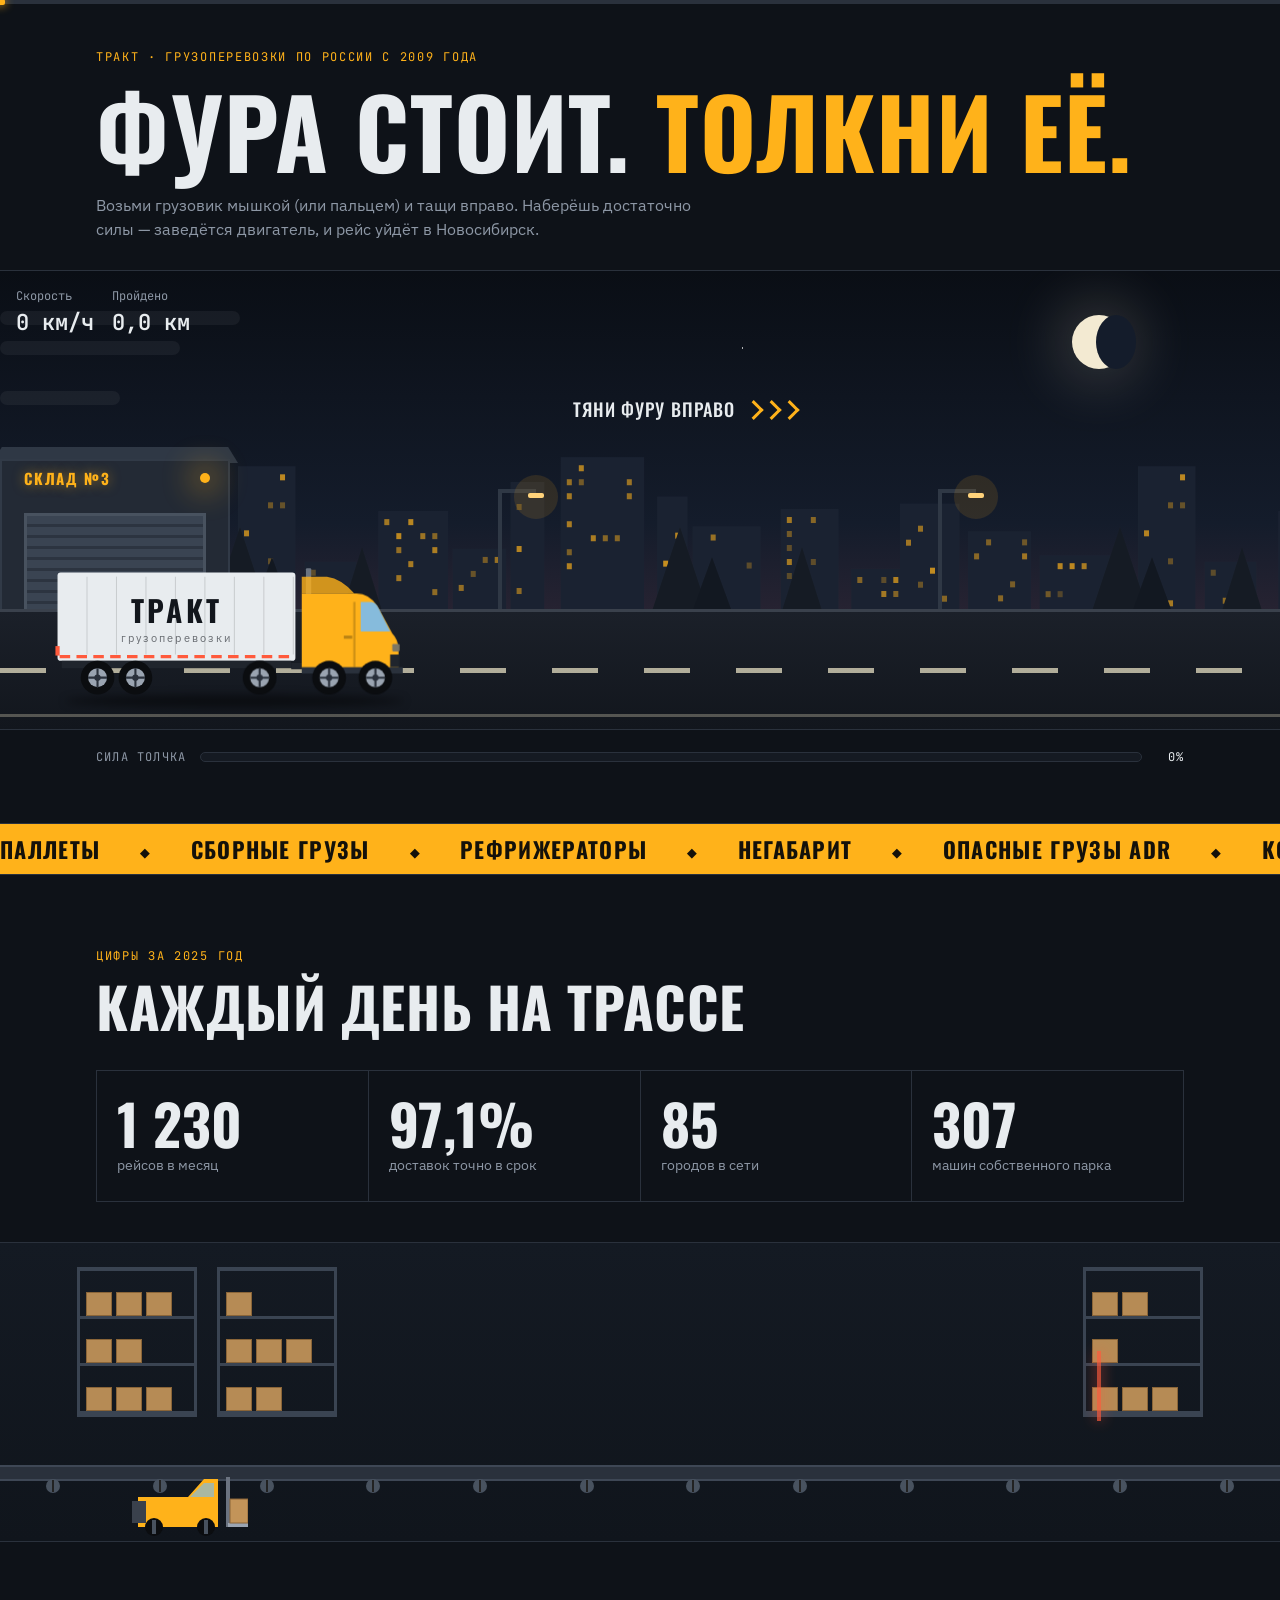
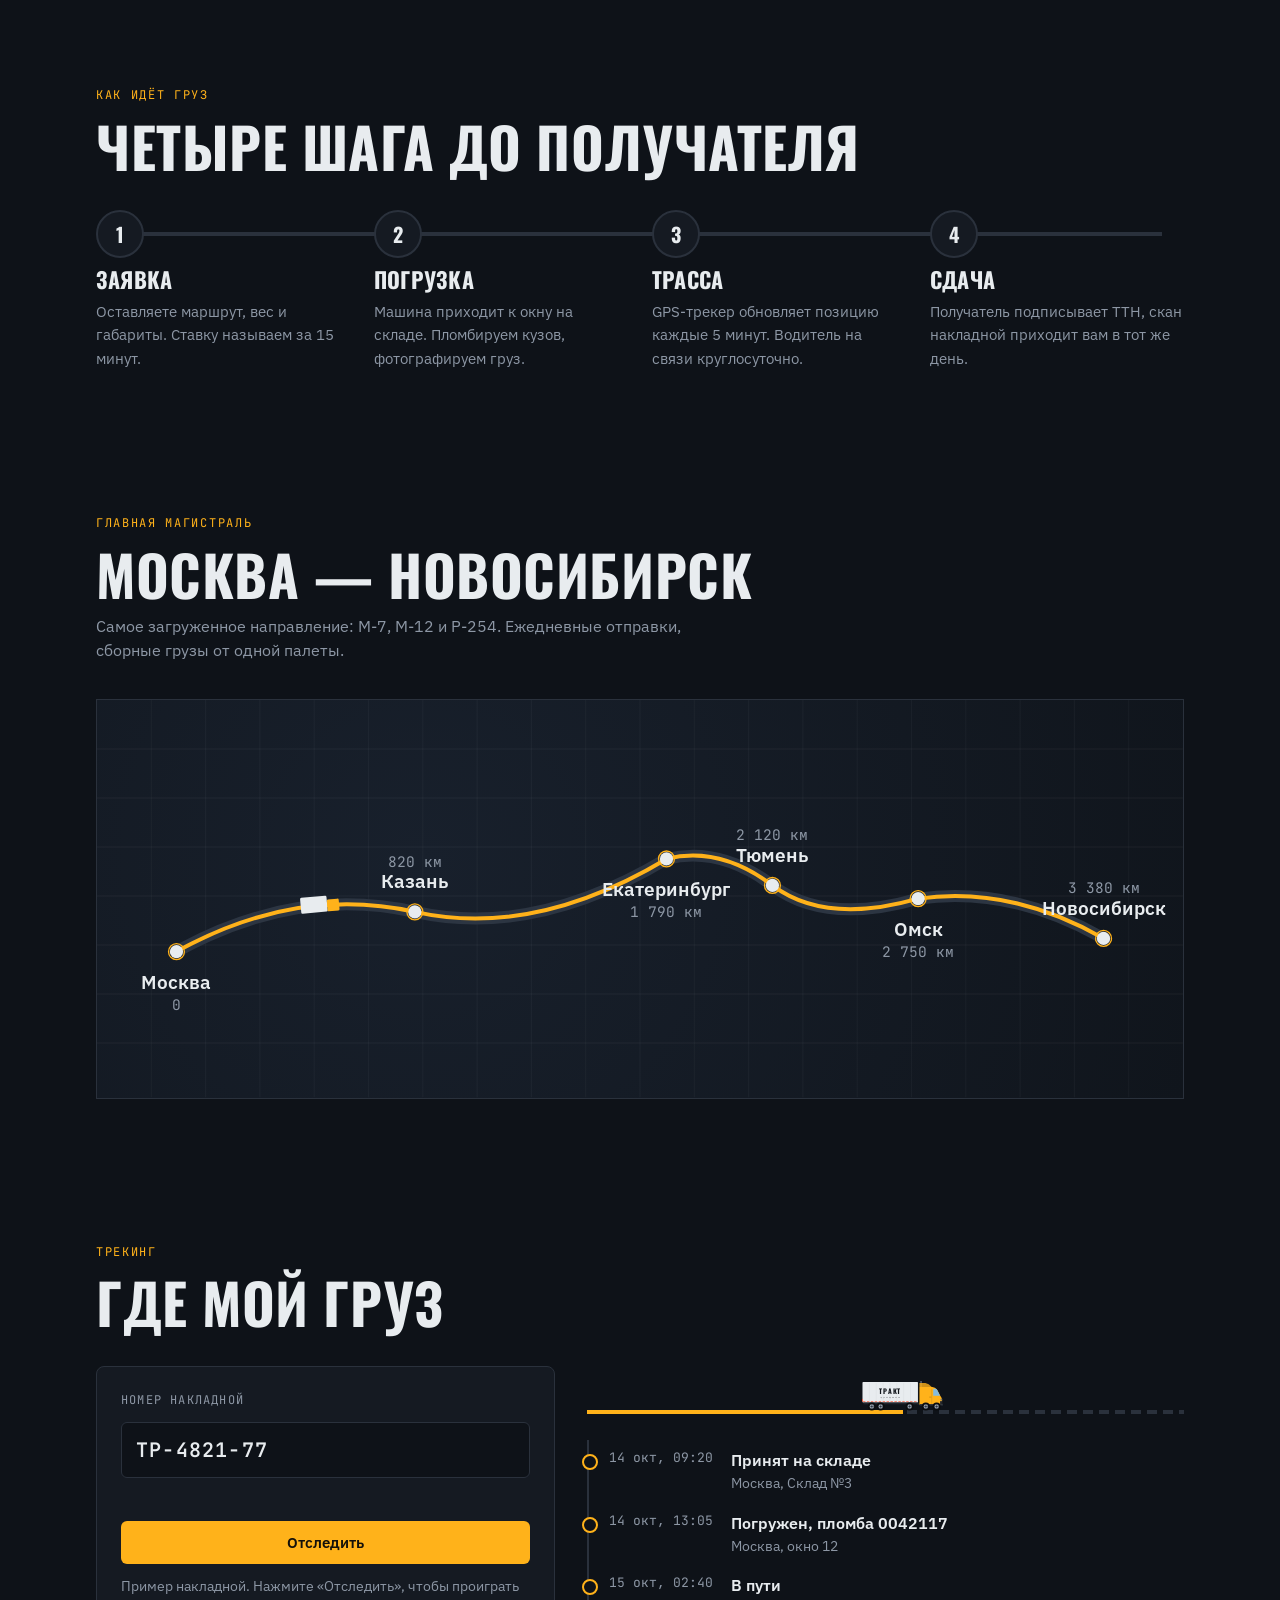
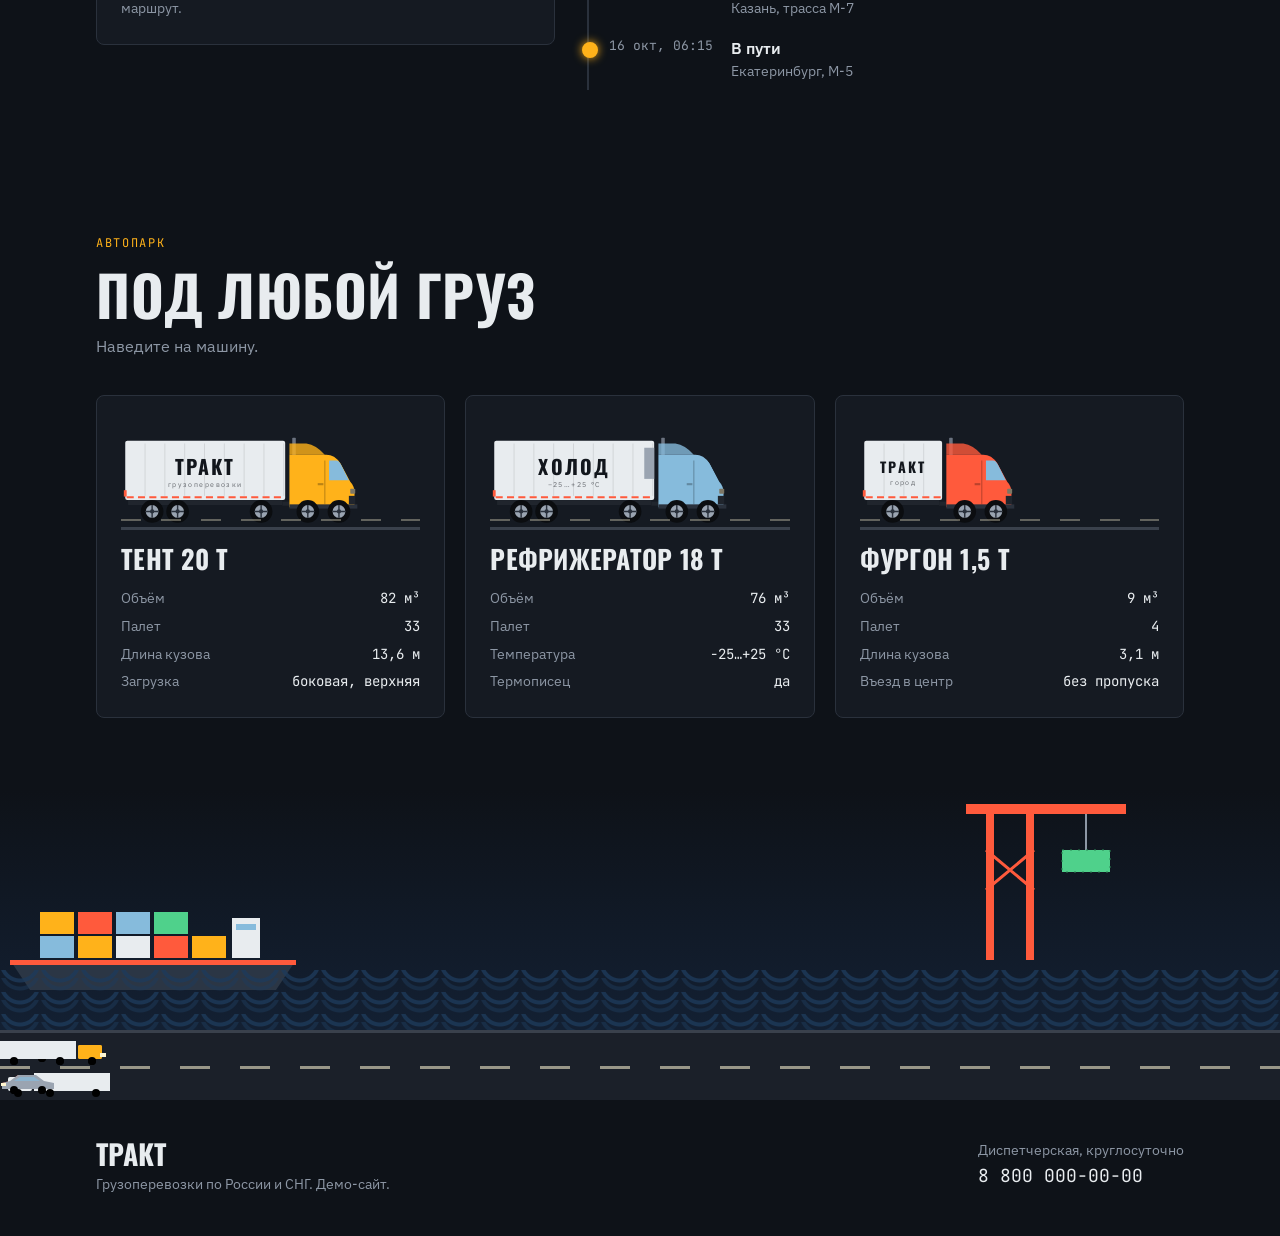
<file: logistics/index.html>
<!DOCTYPE html>
<html lang="ru">
<head>
<meta charset="UTF-8">
<meta name="viewport" content="width=device-width, initial-scale=1, viewport-fit=cover">
<title>Тракт Логистика</title>
<meta name="claude:viewport-fit-sides" content="cover">
<link rel="preconnect" href="https://fonts.googleapis.com">
<link rel="preconnect" href="https://fonts.gstatic.com" crossorigin>
<link rel="stylesheet" href="https://fonts.googleapis.com/css2?family=Oswald:wght@500;700&family=IBM+Plex+Sans:wght@400;500;600&family=JetBrains+Mono:wght@400;600&display=swap">
<style>
/* Layout: ночная трасса. Full-bleed сцены-полосы (дорога, склад, карта, порт), текст в узкой колонке между ними. Единый тёмный вид по замыслу. */
:root{
  --night:#0e1218; --asphalt:#1b2029; --panel:#151a22; --line:#2a313c;
  --fg:#e8ecef; --muted:#8d97a5; --amber:#ffb21a; --amber-dim:#a8700a;
  --red:#ff5a3c; --glass:#86bbdc; --ok:#4fd18b;
  --f-display:"Oswald","Arial Narrow",Impact,sans-serif;
  --f-body:"IBM Plex Sans",system-ui,-apple-system,"Segoe UI",sans-serif;
  --f-mono:"JetBrains Mono",ui-monospace,Menlo,Consolas,monospace;
  color-scheme:dark;
}
*{box-sizing:border-box}
[hidden]{display:none!important}
html,body{margin:0}
body{background:var(--night);color:var(--fg);font-family:var(--f-body);font-size:16px;line-height:1.55;overflow-x:hidden}
body::before{content:"";position:fixed;inset:0 0 auto;height:env(safe-area-inset-top,0px);z-index:10;background:var(--night)}
h1,h2,h3{font-family:var(--f-display);font-weight:700;text-transform:uppercase;letter-spacing:.01em;line-height:1.02;margin:0;text-wrap:balance}
p{margin:0}
.wrap{max-width:1120px;margin:0 auto;padding-left:max(16px,env(safe-area-inset-left,0px));padding-right:max(16px,env(safe-area-inset-right,0px))}
.eyebrow{font-family:var(--f-mono);font-size:12px;letter-spacing:.14em;text-transform:uppercase;color:var(--amber)}
.lead{color:var(--muted);max-width:60ch}
section{padding-block:72px}
.sec-head{display:grid;gap:12px;margin-bottom:36px}
.sec-head h2{font-size:clamp(32px,5vw,56px)}
button,.btn{font:600 15px/1 var(--f-body);border:0;border-radius:6px;padding:14px 20px;cursor:pointer;background:var(--amber);color:#14110a;transition:transform .15s,background .15s}
button:hover{background:#ffc54d}
button:active{transform:translateY(1px) scale(.98)}
:focus-visible{outline:3px solid var(--amber);outline-offset:3px}

/* scroll progress */
.progress{position:fixed;top:env(safe-area-inset-top,0px);left:0;right:0;height:4px;background:var(--line);z-index:20}
.progress i{display:block;height:100%;width:0;background:repeating-linear-gradient(90deg,var(--amber) 0 14px,transparent 14px 22px)}
.progress b{position:absolute;top:-1px;left:0;width:10px;height:6px;background:var(--amber);border-radius:2px;box-shadow:0 0 10px var(--amber);transform:translateX(-50%)}

/* HERO */
.hero{padding-block:48px 0}
.hero-top{display:grid;gap:14px;margin-bottom:28px}
.hero h1{font-size:clamp(40px,8vw,96px)}
.hero h1 span{display:inline-block;animation:drop .7s cubic-bezier(.2,1.4,.4,1) both}
.hero h1 em{font-style:normal;color:var(--amber)}
@keyframes drop{from{transform:translateY(-40px);opacity:0}}
.stage{position:relative;height:460px;overflow:hidden;background:linear-gradient(#0a0e15 0%,#141c2b 55%,#2a2433 78%,#3a2a2c 100%);border-block:1px solid var(--line);user-select:none;-webkit-user-select:none;touch-action:pan-y}
.stars{position:absolute;inset:0 0 40% 0;background-image:radial-gradient(1px 1px at 12% 20%,#fff9 50%,transparent 51%),radial-gradient(1px 1px at 33% 12%,#fff7 50%,transparent 51%),radial-gradient(1.5px 1.5px at 58% 28%,#fffa 50%,transparent 51%),radial-gradient(1px 1px at 72% 8%,#fff6 50%,transparent 51%),radial-gradient(1px 1px at 88% 30%,#fff8 50%,transparent 51%),radial-gradient(1px 1px at 46% 40%,#fff5 50%,transparent 51%),radial-gradient(1px 1px at 22% 44%,#fff5 50%,transparent 51%);animation:twinkle 4s ease-in-out infinite alternate}
@keyframes twinkle{to{opacity:.45}}
.moon{position:absolute;top:44px;right:12%;width:54px;height:54px;border-radius:50%;background:#f3ead2;box-shadow:0 0 60px 12px #f3ead233;}
.moon::after{content:"";position:absolute;inset:0 0 0 14px;border-radius:50%;background:#141c2b;transform:translateX(10px)}
.cloud{position:absolute;height:14px;border-radius:14px;background:#ffffff0d;animation:cloud linear infinite}
@keyframes cloud{from{transform:translateX(-30vw)}to{transform:translateX(110vw)}}
.layer{position:absolute;left:0;right:0;background-repeat:repeat-x;background-position:0 100%}
.far{bottom:118px;height:170px}
.mid{bottom:112px;height:150px}
.road{position:absolute;left:0;right:0;bottom:0;height:120px;background:linear-gradient(var(--asphalt),#12161d);border-top:3px solid #3a414c}
.road .dashes{position:absolute;left:0;right:0;top:56px;height:5px;background:repeating-linear-gradient(90deg,#d8d2b8 0 46px,transparent 46px 92px);opacity:.8}
.road .edge{position:absolute;left:0;right:0;bottom:12px;height:3px;background:#d8d2b855}
.depot{position:absolute;left:0;bottom:120px;width:230px;height:170px}
.depot .bld{position:absolute;inset:20px 0 0 0;background:#232a35;border:2px solid #313a47;border-bottom:0}
.depot .roof{position:absolute;left:-8px;right:-8px;top:8px;height:16px;background:#2f3845;clip-path:polygon(4% 0,96% 0,100% 100%,0 100%)}
.depot .gate{position:absolute;left:24px;right:24px;bottom:0;height:96px;background:repeating-linear-gradient(#3a4452 0 8px,#2c3440 8px 11px);border:3px solid #48525f;border-bottom:0}
.depot .sign{position:absolute;left:24px;top:32px;font:700 15px/1 var(--f-display);letter-spacing:.12em;color:var(--amber);text-shadow:0 0 12px #ffb21a88;animation:neon 3s infinite}
@keyframes neon{0%,92%,100%{opacity:1}94%{opacity:.3}96%{opacity:1}97%{opacity:.4}}
.depot .lamp{position:absolute;right:20px;top:34px;width:10px;height:10px;border-radius:50%;background:var(--amber);box-shadow:0 0 30px 10px #ffb21a55}

.truck{position:absolute;left:0;bottom:28px;width:min(360px,74vw);cursor:grab;z-index:3;touch-action:none;will-change:transform}
.truck:active{cursor:grabbing}
.truck svg{display:block;width:100%;height:auto;overflow:visible}
.truck-svg .spin{transform:rotate(var(--rot,0deg));transform-origin:0 0}
.truck-svg .beam{opacity:0;transition:opacity .3s}
.truck-svg .hl{fill:#7d7765;transition:fill .2s}
.truck.on .truck-svg .beam{opacity:1}
.truck.on .truck-svg .hl{fill:#fff6d0}
.truck.shake .body{animation:shake .08s linear infinite}
@keyframes shake{50%{transform:translateY(1.2px)}}
.truck.drive .body{animation:bump .35s ease-in-out infinite}
@keyframes bump{50%{transform:translateY(-1px)}}
.truck::after{content:"";position:absolute;left:4%;right:2%;bottom:-6px;height:12px;border-radius:50%;background:#0007;filter:blur(4px);z-index:-1}

.puff{position:absolute;width:16px;height:16px;border-radius:50%;background:#bfc5cc;pointer-events:none;z-index:4;animation:puff 1.1s ease-out forwards}
@keyframes puff{from{transform:translate(0,0) scale(.4);opacity:.7}to{transform:translate(-50px,-60px) scale(3.2);opacity:0}}
.dust{position:absolute;width:8px;height:8px;border-radius:50%;background:#8a7a66;pointer-events:none;z-index:2;animation:dust .7s ease-out forwards}
@keyframes dust{from{opacity:.6;transform:translate(0,0) scale(1)}to{opacity:0;transform:translate(-70px,-14px) scale(2.4)}}

.hint{position:absolute;left:50%;top:28%;transform:translateX(-30%);z-index:5;display:flex;align-items:center;gap:12px;font:500 18px/1.2 var(--f-display);text-transform:uppercase;letter-spacing:.06em;color:var(--fg);pointer-events:none;transition:opacity .4s}
.hint .arrow{display:flex;gap:4px}
.hint .arrow i{width:14px;height:14px;border-top:3px solid var(--amber);border-right:3px solid var(--amber);transform:rotate(45deg);animation:chev 1.2s infinite}
.hint .arrow i:nth-child(2){animation-delay:.15s}.hint .arrow i:nth-child(3){animation-delay:.3s}
@keyframes chev{0%,100%{opacity:.2}40%{opacity:1}}
.hint.wiggle{animation:wiggle .5s}
@keyframes wiggle{20%,60%{transform:translateX(calc(-30% - 8px))}40%,80%{transform:translateX(calc(-30% + 8px))}}
.hint.gone{opacity:0}
.hud{position:absolute;top:16px;left:max(16px,env(safe-area-inset-left,0px));z-index:5;display:flex;gap:18px;font-family:var(--f-mono);font-size:12px;color:var(--muted);font-variant-numeric:tabular-nums}
.hud b{display:block;font-size:22px;color:var(--fg);font-weight:600}
.done{position:absolute;inset:0;z-index:6;display:grid;place-items:center;background:#0e1218b3;backdrop-filter:blur(3px);padding:16px;text-align:center}
.done>div{display:grid;gap:14px;justify-items:center;animation:pop .5s cubic-bezier(.2,1.5,.4,1)}
@keyframes pop{from{transform:scale(.8);opacity:0}}
.done h3{font-size:clamp(28px,5vw,44px);color:var(--amber)}
.done p{color:var(--muted);font-family:var(--f-mono);font-size:13px}
.push{display:grid;grid-template-columns:auto 1fr auto;gap:14px;align-items:center;padding-block:18px 0;font-family:var(--f-mono);font-size:12px;color:var(--muted);text-transform:uppercase;letter-spacing:.1em}
.rail{position:relative;height:10px;background:var(--panel);border:1px solid var(--line);border-radius:5px;overflow:hidden}
.rail i{position:absolute;inset:0 auto 0 0;width:0;background:linear-gradient(90deg,var(--amber-dim),var(--amber));transition:width .08s}
#pushPct{font-variant-numeric:tabular-nums;min-width:4ch;text-align:right;color:var(--fg)}

/* marquee */
.marquee{overflow:hidden;border-block:1px solid var(--line);background:var(--amber);color:#14110a;margin-top:56px}
.marquee div{display:flex;gap:40px;width:max-content;padding-block:14px;font:700 22px/1 var(--f-display);text-transform:uppercase;letter-spacing:.06em;animation:marq 26s linear infinite}
.marquee span::after{content:"◆";margin-left:40px;font-size:12px;vertical-align:middle}
@keyframes marq{to{transform:translateX(-50%)}}

/* stats */
.stats{display:grid;grid-template-columns:repeat(4,1fr);gap:1px;background:var(--line);border:1px solid var(--line)}
.stat{background:var(--night);padding:24px 20px;display:grid;gap:4px}
.stat b{font:700 clamp(36px,5vw,56px)/1 var(--f-display);color:var(--fg);font-variant-numeric:tabular-nums}
.stat span{color:var(--muted);font-size:14px}

/* warehouse */
.ware{position:relative;height:300px;margin-top:40px;background:linear-gradient(#141a23,#10151c);border-block:1px solid var(--line);overflow:hidden}
.ware .shelf{position:absolute;top:24px;height:150px;width:120px;border:3px solid #3a4452;border-top-width:4px;display:grid;grid-template-rows:repeat(3,1fr)}
.ware .shelf div{border-bottom:3px solid #3a4452;display:flex;align-items:flex-end;gap:4px;padding:0 6px}
.ware .shelf i{width:26px;height:24px;background:#b68b55;border:1px solid #8a6538}
.belt{position:absolute;left:0;right:0;bottom:60px;height:60px}
.belt .band{position:absolute;left:0;right:0;bottom:0;height:16px;background:#2a313c;border-block:2px solid #3e4755}
.belt .rollers{position:absolute;left:0;right:0;bottom:-14px;height:16px;display:flex;justify-content:space-around}
.belt .rollers i{width:14px;height:14px;border-radius:50%;background:#48525f;position:relative;animation:spin 1s linear infinite}
.belt .rollers i::after{content:"";position:absolute;left:6px;top:1px;width:2px;height:12px;background:#222}
.box{position:absolute;bottom:16px;left:-70px;width:56px;height:44px;background:#c39459;border:1px solid #8a6538;animation:belt 9s linear infinite}
.box::before{content:"";position:absolute;left:50%;top:0;bottom:0;width:10px;margin-left:-5px;background:#e3c79a88}
.box::after{content:"↑↑";position:absolute;right:4px;bottom:2px;font:600 9px/1 var(--f-mono);color:#5a3f1e}
@keyframes belt{to{left:105%}}
@keyframes spin{to{transform:rotate(360deg)}}
.forklift{position:absolute;bottom:4px;left:10%;width:120px;animation:fork 8s ease-in-out infinite}
.forklift .forks{animation:lift 8s ease-in-out infinite}
@keyframes fork{0%,10%{transform:translateX(0)}45%,55%{transform:translateX(min(40vw,420px))}90%,100%{transform:translateX(0)}}
@keyframes lift{0%,12%,88%,100%{transform:translateY(0)}25%,75%{transform:translateY(-22px)}}
.forklift .wh{animation:spin 1s linear infinite;transform-box:fill-box;transform-origin:center}
.scanner{position:absolute;right:14%;bottom:120px;width:4px;height:70px;background:var(--red);box-shadow:0 0 14px var(--red);animation:scan 1.4s ease-in-out infinite alternate;opacity:.7}
@keyframes scan{to{transform:translateX(40px)}}

/* steps */
.steps{position:relative;display:grid;grid-template-columns:repeat(4,1fr);gap:24px}
.steps .track{position:absolute;left:22px;right:22px;top:22px;height:4px;background:var(--line)}
.steps .track i{display:block;height:100%;width:0;background:var(--amber);box-shadow:0 0 12px var(--amber)}
.step{position:relative;display:grid;gap:10px;align-content:start}
.step .n{width:48px;height:48px;border-radius:50%;display:grid;place-items:center;background:var(--panel);border:2px solid var(--line);font:700 20px/1 var(--f-display);transition:background .3s,border-color .3s,color .3s,transform .3s}
.step.on .n{background:var(--amber);border-color:var(--amber);color:#14110a;transform:scale(1.1)}
.step h3{font-size:22px}
.step p{color:var(--muted);font-size:15px}

/* map */
.map{overflow-x:auto;border:1px solid var(--line);background:radial-gradient(circle at 30% 40%,#18202c,#10151c)}
.map svg{display:block;width:100%;min-width:640px;height:auto}
.map .route{fill:none;stroke:var(--amber);stroke-width:3;stroke-linecap:round;stroke-dasharray:1;stroke-dashoffset:0;transition:stroke-dashoffset 2.6s ease-in-out}
.map.pre .route{stroke-dashoffset:1}
.map .ghost{fill:none;stroke:#2c3542;stroke-width:9;stroke-linecap:round}
.map .city circle.dot{fill:var(--fg)}
.map .city circle.pulse{fill:none;stroke:var(--amber);animation:pulse 2.4s ease-out infinite;transform-box:fill-box;transform-origin:center}
@keyframes pulse{from{transform:scale(.6);opacity:1}to{transform:scale(3);opacity:0}}
.map text{fill:var(--fg);font-family:var(--f-body);font-size:14px;font-weight:600}
.map text.km{fill:var(--muted);font-family:var(--f-mono);font-size:11px;font-weight:400}
.map .grid line{stroke:#ffffff08}

/* tracking */
.trackbox{display:grid;grid-template-columns:minmax(0,1fr) minmax(0,1.3fr);gap:32px;align-items:start}
.trackform{display:grid;gap:12px;background:var(--panel);border:1px solid var(--line);padding:24px;border-radius:8px}
.trackform label{font-family:var(--f-mono);font-size:12px;letter-spacing:.1em;text-transform:uppercase;color:var(--muted)}
.trackform input{font:600 20px/1 var(--f-mono);background:var(--night);color:var(--fg);border:1px solid var(--line);border-radius:6px;padding:14px;width:100%;letter-spacing:.06em}
.trackform .err{color:var(--red);font-size:14px;min-height:1.4em}
.trip{display:grid;gap:18px;min-width:0}
.trip .line{position:relative;height:56px}
.trip .line::before{content:"";position:absolute;left:0;right:0;bottom:8px;height:4px;background:repeating-linear-gradient(90deg,var(--line) 0 10px,transparent 10px 16px)}
.trip .line .fill{position:absolute;left:0;bottom:8px;height:4px;width:0;background:var(--amber);transition:width .8s ease-in-out}
.trip .mini{position:absolute;bottom:10px;left:0;width:84px;transform:translateX(-50%);transition:left .8s ease-in-out}
.trip .mini svg{width:100%;height:auto;display:block;overflow:visible}
.trip.moving .mini .spin{animation:spin .5s linear infinite}
.log{list-style:none;margin:0;padding:0;display:grid;gap:0;border-left:2px solid var(--line)}
.log li{position:relative;padding:8px 0 8px 20px;display:grid;grid-template-columns:110px 1fr;gap:12px;animation:slide .4s ease-out}
.log li::before{content:"";position:absolute;left:-7px;top:14px;width:12px;height:12px;border-radius:50%;background:var(--night);border:2px solid var(--amber)}
.log li:last-child::before{background:var(--amber);box-shadow:0 0 10px var(--amber)}
.log li.ok::before{background:var(--ok);border-color:var(--ok);box-shadow:0 0 10px var(--ok)}
.log time{font-family:var(--f-mono);font-size:13px;color:var(--muted);font-variant-numeric:tabular-nums}
.log b{font-weight:600}
.log small{display:block;color:var(--muted);font-size:14px}
@keyframes slide{from{opacity:0;transform:translateX(-12px)}}

/* fleet */
.fleet{display:grid;grid-template-columns:repeat(3,1fr);gap:20px}
.card{background:var(--panel);border:1px solid var(--line);border-radius:8px;padding:24px;display:grid;gap:16px;transition:border-color .3s,transform .3s;overflow:hidden}
.card:hover{border-color:var(--amber);transform:translateY(-4px)}
.card .pic{height:110px;display:flex;align-items:flex-end;border-bottom:3px solid #3a414c;position:relative;overflow:hidden}
.card .pic svg{height:92px;width:auto;overflow:visible;transition:transform 1.2s cubic-bezier(.5,0,.3,1)}
.card:hover .pic svg{transform:translateX(30px)}
.card:hover .spin{animation:spin .5s linear infinite}
.card .pic::after{content:"";position:absolute;left:0;right:0;bottom:6px;height:2px;background:repeating-linear-gradient(90deg,#d8d2b866 0 20px,transparent 20px 40px);animation:none}
.card:hover .pic::after{animation:roadmove .4s linear infinite}
@keyframes roadmove{to{background-position:-40px 0}}
.card h3{font-size:26px}
.card dl{margin:0;display:grid;grid-template-columns:auto 1fr;gap:6px 16px;font-size:14px}
.card dt{color:var(--muted)}
.card dd{margin:0;text-align:right;font-family:var(--f-mono);font-variant-numeric:tabular-nums}

/* port / footer */
.port{position:relative;height:240px;overflow:hidden;background:linear-gradient(#0e1218,#132033)}
.crane{position:absolute;right:12%;bottom:70px;width:160px;height:170px}
.crane .hook{animation:hook 6s ease-in-out infinite}
@keyframes hook{0%,100%{transform:translateY(0)}50%{transform:translateY(46px)}}
.ship{position:absolute;bottom:38px;left:0;width:300px;animation:sail 30s linear infinite}
.ship svg{display:block;width:100%;height:auto;animation:bob 3s ease-in-out infinite;transform-origin:50% 100%}
@keyframes sail{from{transform:translateX(-320px)}to{transform:translateX(105vw)}}
@keyframes bob{50%{transform:translateY(4px) rotate(1.2deg)}}
.waves{position:absolute;left:0;right:0;height:60px;bottom:0;background:repeating-radial-gradient(circle at 20px -8px,transparent 0 16px,#1d3a5a 17px 20px,transparent 21px 40px);background-size:40px 22px;animation:wave 3s linear infinite;opacity:.8}
.waves.w2{bottom:-8px;opacity:.5;animation-duration:5s;animation-direction:reverse}
@keyframes wave{to{background-position:40px 0}}
.highway{position:relative;height:70px;background:var(--asphalt);overflow:hidden;border-top:3px solid #3a414c}
.highway .dashes{position:absolute;left:0;right:0;top:33px;height:3px;background:repeating-linear-gradient(90deg,#d8d2b8aa 0 30px,transparent 30px 60px)}
.car{position:absolute;left:0;animation:car linear infinite}
.car.top{top:8px}.car.bot{top:40px;animation-direction:reverse}
.car.bot svg{transform:scaleX(-1)}
@keyframes car{from{transform:translateX(-140px)}to{transform:translateX(105vw)}}
footer .wrap{display:flex;flex-wrap:wrap;justify-content:space-between;gap:24px;padding-block:40px;color:var(--muted);font-size:14px}
footer b{display:block;font:700 28px/1 var(--f-display);color:var(--fg);text-transform:uppercase;margin-bottom:6px}
footer .phone{font-family:var(--f-mono);color:var(--fg);font-size:18px;user-select:all}

@media (max-width:860px){
  .stats{grid-template-columns:repeat(2,1fr)}
  .steps{grid-template-columns:1fr 1fr}
  .steps .track{display:none}
  .trackbox{grid-template-columns:1fr}
  .fleet{grid-template-columns:1fr}
}
@media (max-width:520px){
  .stage{height:380px}
  .hint{font-size:14px;top:22%;left:40%}
  .depot{transform-origin:0 100%}
  .steps{grid-template-columns:1fr}
  .log li{grid-template-columns:1fr;gap:2px}
  section{padding-block:56px}
}
@media (prefers-reduced-motion:reduce){
  *,*::before,*::after{animation-duration:.001ms!important;animation-iteration-count:1!important;transition-duration:.001ms!important}
}
</style>

</head>
<body>
<div class="progress" aria-hidden="true"><i id="progFill"></i><b id="progDot"></b></div>

<header class="hero">
  <div class="wrap hero-top">
    <div class="eyebrow">Тракт · грузоперевозки по России с 2009 года</div>
    <h1 id="heroTitle">Фура стоит. <em>Толкни её.</em></h1>
    <p class="lead">Возьми грузовик мышкой (или пальцем) и тащи вправо. Наберёшь достаточно силы — заведётся двигатель, и рейс уйдёт в Новосибирск.</p>
  </div>

  <div class="stage" id="stage">
    <div class="stars"></div>
    <div class="moon"></div>
    <div class="cloud" style="top:70px;width:180px;animation-duration:70s"></div>
    <div class="cloud" style="top:120px;width:120px;animation-duration:50s;animation-delay:-20s"></div>
    <div class="cloud" style="top:40px;width:240px;animation-duration:90s;animation-delay:-55s"></div>
    <div class="layer far" id="far"></div>
    <div class="layer mid" id="mid"></div>
    <div class="depot" id="depot">
      <div class="roof"></div>
      <div class="bld"></div>
      <div class="sign">СКЛАД №3</div>
      <div class="lamp"></div>
      <div class="gate"></div>
    </div>
    <div class="road"><div class="dashes" id="dashes"></div><div class="edge"></div></div>
    <div class="hud" aria-live="polite">
      <div>Скорость<b id="hudSpeed">0 км/ч</b></div>
      <div>Пройдено<b id="hudKm">0 км</b></div>
    </div>
    <div class="hint" id="hint"><span>Тяни фуру вправо</span><span class="arrow"><i></i><i></i><i></i></span></div>
    <div class="truck" id="truck" tabindex="0" role="button" aria-label="Фура. Тяните вправо или нажимайте стрелку вправо"></div>
    <div class="done" id="done" hidden>
      <div>
        <div class="eyebrow">Рейс ТР-4821-77 отправлен</div>
        <h3>Груз в пути</h3>
        <p>Москва → Новосибирск · 3 380 км · прибытие через 4 суток</p>
        <button id="again" type="button">Подогнать новую фуру</button>
      </div>
    </div>
  </div>
  <div class="wrap push">
    <span>Сила толчка</span>
    <div class="rail"><i id="railFill"></i></div>
    <span id="pushPct">0%</span>
  </div>

  <div class="marquee" aria-hidden="true"><div id="marq"></div></div>
</header>

<main>
  <section>
    <div class="wrap">
      <div class="sec-head">
        <div class="eyebrow">Цифры за 2025 год</div>
        <h2>Каждый день на трассе</h2>
      </div>
      <div class="stats">
        <div class="stat"><b data-to="1240">1240</b><span>рейсов в месяц</span></div>
        <div class="stat"><b data-to="98.7" data-dec="1" data-suf="%">98.7%</b><span>доставок точно в срок</span></div>
        <div class="stat"><b data-to="86">86</b><span>городов в сети</span></div>
        <div class="stat"><b data-to="312">312</b><span>машин собственного парка</span></div>
      </div>
    </div>
    <div class="ware" aria-hidden="true">
      <div class="shelf" style="left:6%"><div><i></i><i></i><i></i></div><div><i></i><i></i></div><div><i></i><i></i><i></i></div></div>
      <div class="shelf" style="left:calc(6% + 140px)"><div><i></i></div><div><i></i><i></i><i></i></div><div><i></i><i></i></div></div>
      <div class="shelf" style="right:6%"><div><i></i><i></i></div><div><i></i></div><div><i></i><i></i><i></i></div></div>
      <div class="scanner"></div>
      <div class="belt">
        <div class="box" style="animation-delay:0s"></div>
        <div class="box" style="animation-delay:-3s;width:44px;height:36px"></div>
        <div class="box" style="animation-delay:-6s;width:64px"></div>
        <div class="band"></div>
        <div class="rollers"><i></i><i></i><i></i><i></i><i></i><i></i><i></i><i></i><i></i><i></i><i></i><i></i></div>
      </div>
      <svg class="forklift" viewBox="0 0 120 70">
        <g class="forks"><rect x="98" y="10" width="4" height="50" fill="#6b7380"/><rect x="100" y="56" width="20" height="4" fill="#9aa4b1"/><rect x="102" y="32" width="18" height="24" fill="#c39459" stroke="#8a6538"/></g>
        <path d="M10 30 H60 L76 12 H90 V60 H10 Z" fill="#ffb21a"/>
        <path d="M62 30 L76 16 H86 V30 Z" fill="#86bbdc" opacity=".7"/>
        <rect x="4" y="34" width="14" height="22" fill="#3a414c"/>
        <circle class="wh" cx="26" cy="60" r="9" fill="#0b0d10"/><rect class="wh" x="24" y="53" width="4" height="14" fill="#48525f"/>
        <circle class="wh" cx="78" cy="60" r="9" fill="#0b0d10"/><rect class="wh" x="76" y="53" width="4" height="14" fill="#48525f"/>
      </svg>
    </div>
  </section>

  <section>
    <div class="wrap">
      <div class="sec-head">
        <div class="eyebrow">Как идёт груз</div>
        <h2>Четыре шага до получателя</h2>
      </div>
      <div class="steps" id="steps">
        <div class="track"><i id="stepFill"></i></div>
        <div class="step"><div class="n">1</div><h3>Заявка</h3><p>Оставляете маршрут, вес и габариты. Ставку называем за 15 минут.</p></div>
        <div class="step"><div class="n">2</div><h3>Погрузка</h3><p>Машина приходит к окну на складе. Пломбируем кузов, фотографируем груз.</p></div>
        <div class="step"><div class="n">3</div><h3>Трасса</h3><p>GPS-трекер обновляет позицию каждые 5 минут. Водитель на связи круглосуточно.</p></div>
        <div class="step"><div class="n">4</div><h3>Сдача</h3><p>Получатель подписывает ТТН, скан накладной приходит вам в тот же день.</p></div>
      </div>
    </div>
  </section>

  <section>
    <div class="wrap">
      <div class="sec-head">
        <div class="eyebrow">Главная магистраль</div>
        <h2>Москва — Новосибирск</h2>
        <p class="lead">Самое загруженное направление: М-7, М-12 и Р-254. Ежедневные отправки, сборные грузы от одной палеты.</p>
      </div>
      <div class="map pre" id="map">
        <svg viewBox="0 0 820 300" role="img" aria-label="Маршрут Москва, Казань, Екатеринбург, Тюмень, Омск, Новосибирск">
          <g class="grid" id="grid"></g>
          <path class="ghost" d="M60 190 Q150 140 240 160 T430 120 Q470 110 510 140 T620 150 Q690 140 760 180"/>
          <path class="route" id="routePath" pathLength="1" d="M60 190 Q150 140 240 160 T430 120 Q470 110 510 140 T620 150 Q690 140 760 180"/>
          <g id="cities"></g>
          <g id="mapTruck">
            <rect x="-14" y="-7" width="20" height="12" rx="1" fill="#e8ecef"/>
            <rect x="6" y="-4" width="9" height="9" rx="1" fill="#ffb21a"/>
            <animateMotion dur="14s" repeatCount="indefinite" rotate="auto"><mpath href="#routePath"/></animateMotion>
          </g>
        </svg>
      </div>
    </div>
  </section>

  <section>
    <div class="wrap">
      <div class="sec-head">
        <div class="eyebrow">Трекинг</div>
        <h2>Где мой груз</h2>
      </div>
      <div class="trackbox">
        <form class="trackform" id="trackForm" novalidate>
          <label for="trackInput">Номер накладной</label>
          <input id="trackInput" value="ТР-4821-77" autocomplete="off" spellcheck="false">
          <div class="err" id="trackErr" role="alert"></div>
          <button type="submit">Отследить</button>
          <p class="lead" style="font-size:14px">Пример накладной. Нажмите «Отследить», чтобы проиграть маршрут.</p>
        </form>
        <div class="trip" id="trip">
          <div class="line"><div class="fill" id="tripFill"></div><div class="mini" id="tripTruck"></div></div>
          <ol class="log" id="log"></ol>
        </div>
      </div>
    </div>
  </section>

  <section>
    <div class="wrap">
      <div class="sec-head">
        <div class="eyebrow">Автопарк</div>
        <h2>Под любой груз</h2>
        <p class="lead">Наведите на машину.</p>
      </div>
      <div class="fleet" id="fleet"></div>
    </div>
  </section>
</main>

<footer>
  <div class="port" aria-hidden="true">
    <svg class="crane" viewBox="0 0 160 170">
      <rect x="20" y="20" width="8" height="150" fill="#ff5a3c"/>
      <rect x="60" y="20" width="8" height="150" fill="#ff5a3c"/>
      <rect x="0" y="14" width="160" height="10" fill="#ff5a3c"/>
      <path d="M20 60 L68 100 M68 60 L20 100" stroke="#ff5a3c" stroke-width="3"/>
      <g class="hook"><line x1="120" y1="24" x2="120" y2="60" stroke="#8d97a5" stroke-width="2"/><rect x="96" y="60" width="48" height="22" fill="#4fd18b"/><rect x="96" y="60" width="48" height="22" fill="none" stroke="#2d8a57" stroke-dasharray="2 6"/></g>
    </svg>
    <div class="ship">
      <svg viewBox="0 0 300 90">
        <rect x="40" y="10" width="34" height="22" fill="#ffb21a"/><rect x="78" y="10" width="34" height="22" fill="#ff5a3c"/><rect x="116" y="10" width="34" height="22" fill="#86bbdc"/><rect x="154" y="10" width="34" height="22" fill="#4fd18b"/>
        <rect x="40" y="34" width="34" height="22" fill="#86bbdc"/><rect x="78" y="34" width="34" height="22" fill="#ffb21a"/><rect x="116" y="34" width="34" height="22" fill="#e8ecef"/><rect x="154" y="34" width="34" height="22" fill="#ff5a3c"/><rect x="192" y="34" width="34" height="22" fill="#ffb21a"/>
        <rect x="232" y="16" width="28" height="40" fill="#e8ecef"/><rect x="236" y="22" width="20" height="6" fill="#86bbdc"/>
        <path d="M10 58 H296 L276 88 H30 Z" fill="#2b3645"/>
        <rect x="10" y="58" width="286" height="5" fill="#ff5a3c"/>
      </svg>
    </div>
    <div class="waves"></div><div class="waves w2"></div>
  </div>
  <div class="highway" id="highway" aria-hidden="true"><div class="dashes"></div></div>
  <div class="wrap">
    <div><b>Тракт</b>Грузоперевозки по России и СНГ. Демо-сайт.</div>
    <div>Диспетчерская, круглосуточно<div class="phone">8 800 000-00-00</div></div>
  </div>
</footer>

<script>
(()=>{
const $=s=>document.querySelector(s);
const reduce=matchMedia('(prefers-reduced-motion: reduce)').matches;

/* ---------- truck drawing ---------- */
function truckSVG({cab='#ffb21a',trailer='#e8ecef',label='ТРАКТ',sub='грузоперевозки',tw=226,ref=false}={}){
  const tx=230-tw, vbx=tx-6, w=[];
  const tWheels=tw>150?[tx+38,tx+74,196]:[tx+40];
  [...tWheels,262,306].forEach(x=>w.push(`<g transform="translate(${x} 108)"><circle r="16" fill="#0b0d10"/><g class="spin"><circle r="9" fill="#9aa4b1"/><circle r="3" fill="#2a313c"/><path d="M0-9V9M-9 0H9" stroke="#2a313c" stroke-width="2"/></g></g>`));
  let ribs='';for(let x=tx+28;x<230;x+=28)ribs+=`<line x1="${x}" y1="12" x2="${x}" y2="86" stroke="#0002"/>`;
  return `<svg class="truck-svg" viewBox="${vbx} 0 ${340-vbx} 130" aria-hidden="true">
  <defs><linearGradient id="bm${tw}${cab.slice(1)}" x1="0" x2="1"><stop offset="0" stop-color="#fff6d0" stop-opacity=".55"/><stop offset="1" stop-color="#fff6d0" stop-opacity="0"/></linearGradient></defs>
  <polygon class="beam" points="329,80 560,62 560,112" fill="url(#bm${tw}${cab.slice(1)})"/>
  <g class="body">
    <rect x="${tx}" y="8" width="${tw}" height="84" rx="3" fill="${trailer}"/>${ribs}
    ${ref?`<rect x="216" y="18" width="14" height="44" fill="#9aa4b1"/>`:''}
    <text x="${tx+tw/2}" y="${tw>150?56:54}" text-anchor="middle" font-family="Oswald,Arial Narrow,sans-serif" font-weight="700" font-size="${tw>150?28:20}" letter-spacing="3" fill="#12161c">${label}</text>
    <text x="${tx+tw/2}" y="${tw>150?74:70}" text-anchor="middle" font-family="IBM Plex Sans,sans-serif" font-size="10" letter-spacing="2" fill="#12161c99">${sub}</text>
    <line x1="${tx+2}" y1="88" x2="228" y2="88" stroke="#ff5a3c" stroke-width="3" stroke-dasharray="10 6"/>
    <rect x="${tx-2}" y="78" width="4" height="9" fill="#ff5a3c"/>
    <rect x="${tx+4}" y="92" width="${tw-8}" height="7" fill="#20252d"/>
    <rect x="226" y="94" width="14" height="6" fill="#20252d"/>
    <rect x="240" y="4" width="5" height="26" rx="1" fill="#6b7380"/>
    <path d="M236 28 L236 12 H260 Q274 14 286 28 Z" fill="${cab}" opacity=".8"/>
    <path d="M236 28 H288 Q300 28 308 40 L322 66 Q328 72 328 82 V102 H236 Z" fill="${cab}"/>
    <path d="M292 36 H302 Q306 36 309 42 L320 64 H292 Z" fill="#86bbdc"/>
    <path d="M286 36 V98" stroke="#0003" stroke-width="2"/>
    <rect x="276" y="68" width="8" height="3" fill="#0004"/>
    <rect x="320" y="86" width="9" height="12" fill="#20252d"/>
    <rect class="hl" x="322" y="76" width="7" height="7" rx="1"/>
    <rect x="236" y="98" width="96" height="6" fill="#2a313c"/>
  </g>
  ${w.join('')}
  </svg>`;
}

/* ---------- hero backgrounds ---------- */
function svgURL(s){return `url("data:image/svg+xml,${encodeURIComponent(s)}")`}
(function buildLayers(){
  let r=7;const rnd=()=>(r=(r*9301+49297)%233280)/233280;
  let b='',x=0;
  while(x<900){const w=30+rnd()*60,h=40+rnd()*120;b+=`<rect x="${x}" y="${170-h}" width="${w}" height="${h}" fill="#1a2231"/>`;
    for(let wy=170-h+8;wy<160;wy+=14)for(let wx=x+6;wx<x+w-8;wx+=12)if(rnd()>.72)b+=`<rect x="${wx}" y="${wy}" width="5" height="6" fill="#ffb21a" opacity="${(.25+rnd()*.5).toFixed(2)}"/>`;
    x+=w+4+rnd()*20;}
  $('#far').style.backgroundImage=svgURL(`<svg xmlns="http://www.w3.org/2000/svg" width="900" height="170">${b}</svg>`);
  const mid=`<svg xmlns="http://www.w3.org/2000/svg" width="440" height="150">
   <rect x="58" y="22" width="4" height="128" fill="#2f3845"/><path d="M60 24 H96" stroke="#2f3845" stroke-width="4"/>
   <circle cx="96" cy="30" r="22" fill="#ffb21a" opacity=".12"/><rect x="88" y="26" width="16" height="5" rx="2" fill="#ffd27a"/>
   <polygon points="210,150 240,60 270,150" fill="#151b24"/><polygon points="250,150 272,90 294,150" fill="#121821"/>
   <polygon points="340,150 362,80 384,150" fill="#151b24"/></svg>`;
  $('#mid').style.backgroundImage=svgURL(mid);
  const items=['Паллеты','Сборные грузы','Рефрижераторы','Негабарит','Опасные грузы ADR','Контейнеры','Экспресс 24 ч','Страхование груза'];
  $('#marq').innerHTML=[...items,...items].map(t=>`<span>${t}</span>`).join('');
  const h=$('#heroTitle');let i=0;
  h.innerHTML=h.innerHTML.replace(/(<em>|<\/em>)|([^<\s]+)/g,(m,tag,word)=>tag?tag:`<span style="animation-delay:${(i++)*0.09}s">${word}</span>`);
})();

/* ---------- drag-to-launch ---------- */
const stage=$('#stage'),truck=$('#truck'),hint=$('#hint'),railFill=$('#railFill'),pct=$('#pushPct');
const far=$('#far'),mid=$('#mid'),dashes=$('#dashes'),depot=$('#depot'),done=$('#done');
truck.innerHTML=truckSVG();
const tsvg=truck.querySelector('svg'),VB=tsvg.viewBox.baseVal,lx=v=>(v-VB.x)*scale;
let state='idle',p=0,x=0,world=0,v=0,rot=0,km=0,phaseT=0,last=0,spawnT=0;
let W,TW,scale,x0,thr;
const VMAX=900,ACC=520,R=16;
function layout(){W=stage.clientWidth;TW=truck.offsetWidth;scale=TW/VB.width;x0=Math.max(12,W*.04);thr=Math.max(80,(W-TW-x0)*.32);if(state==='idle')x=x0+p;render()}
function render(){
  truck.style.transform=`translateX(${x}px)`;
  tsvg.style.setProperty('--rot',rot+'deg');
  far.style.backgroundPositionX=(-world*.08)+'px';
  mid.style.backgroundPositionX=(-world*.4)+'px';
  dashes.style.backgroundPositionX=(-world)+'px';
  depot.style.transform=`translateX(${-world}px)`;
  $('#hudSpeed').textContent=Math.round(v/VMAX*90)+' км/ч';
  $('#hudKm').textContent=km.toFixed(1).replace('.',',')+' км';
}
function setPush(f){const v=Math.min(1,f);railFill.style.width=v*100+'%';pct.textContent=Math.round(v*100)+'%'}
const wheelRot=d=>d/(2*Math.PI*R*scale)*360;

let startX=0,moved=0,dragging=false;
truck.addEventListener('pointerdown',e=>{
  if(state!=='idle')return;
  dragging=true;moved=0;startX=e.clientX-p;truck.setPointerCapture(e.pointerId);
});
truck.addEventListener('pointermove',e=>{
  if(!dragging||state!=='idle')return;
  const np=Math.max(0,Math.min(e.clientX-startX,thr*1.05));
  moved+=Math.abs(np-p);rot+=wheelRot(np-p);p=np;x=x0+p;setPush(p/thr);render();
  if(p>=thr){dragging=false;try{truck.releasePointerCapture(e.pointerId)}catch(_){}launch()}
});
function release(){
  if(!dragging)return;dragging=false;
  if(state!=='idle')return;
  if(moved<4){hint.classList.remove('wiggle');void hint.offsetWidth;hint.classList.add('wiggle');}
  springBack();
}
truck.addEventListener('pointerup',release);
truck.addEventListener('pointercancel',release);
truck.addEventListener('keydown',e=>{
  if(state!=='idle')return;
  if(e.key==='ArrowRight'||e.key===' '||e.key==='Enter'){e.preventDefault();const d=thr/5;p+=d;rot+=wheelRot(d);x=x0+p;setPush(p/thr);render();if(p>=thr)launch();}
});
function springBack(){
  const from=p,t0=performance.now();
  (function f(now){const k=Math.min(1,(now-t0)/600),e=1-Math.pow(1-k,3)*Math.cos(k*4);
    const np=from*(1-Math.min(1,e));rot+=wheelRot(np-p);p=np;x=x0+p;setPush(p/thr);render();
    if(k<1&&state==='idle'&&!dragging)requestAnimationFrame(f);})(t0);
}
function spawn(cls,px,py){
  const d=document.createElement('div');d.className=cls;d.style.left=px+'px';d.style.top=py+'px';
  if(cls==='puff')d.style.background=`hsl(215 8% ${55+Math.random()*25}%)`;
  d.addEventListener('animationend',()=>d.remove());stage.appendChild(d);
}
function truckTop(){return stage.clientHeight-28-truck.offsetHeight}
function launch(){
  state='ignite';phaseT=0;spawnT=0;last=performance.now();
  hint.classList.add('gone');truck.classList.add('on','shake');setPush(1);
  requestAnimationFrame(tick);
}
function tick(now){
  const dt=Math.min(.05,(now-last)/1000);last=now;phaseT+=dt;spawnT+=dt;
  const ex=x+lx(238),ey=truckTop()-4*scale;
  if(state==='ignite'){
    if(spawnT>.07){spawnT=0;spawn('puff',ex,ey)}
    if(phaseT>.8){state='drive';phaseT=0;truck.classList.remove('shake');truck.classList.add('drive')}
  }else if(state==='drive'){
    v=Math.min(VMAX,v+ACC*dt);
    const tx=W/2-TW/2;x+=(tx-x)*Math.min(1,dt*1.2);world+=v*dt;
    if(spawnT>(phaseT<1.5?.12:.07)){spawnT=0;
      if(phaseT<1.5)spawn('puff',ex,ey);
      if(v>250)spawn('dust',x+lx(36),truckTop()+112*scale);}
    if(phaseT>4.5){state='leave';phaseT=0}
  }else if(state==='leave'){
    const dx=(200+phaseT*900)*dt;x+=dx;rot+=wheelRot(dx);world+=v*dt;
    if(spawnT>.06&&x<W){spawnT=0;spawn('dust',x+lx(36),truckTop()+112*scale)}
    if(x>W+60){state='coast';truck.classList.remove('drive')}
  }else if(state==='coast'){
    v*=1-dt*2.2;world+=v*dt;
    if(v<8){v=0;state='done';done.hidden=false;$('#again').focus({preventScroll:true})}
  }
  if(state!=='coast')rot+=wheelRot(v*dt);
  km+=v*dt/260;render();
  if(state!=='done')requestAnimationFrame(tick);
}
$('#again').addEventListener('click',()=>{
  done.hidden=true;world=0;v=0;p=0;state='enter';setPush(0);
  const from=-TW-40,t0=performance.now();x=from;
  (function f(now){const k=Math.min(1,(now-t0)/1600),e=1-Math.pow(1-k,3),nx=from+(x0-from)*e;
    rot+=wheelRot(nx-x);x=nx;render();
    if(k<1)requestAnimationFrame(f);else{state='idle';truck.classList.remove('on');hint.classList.remove('gone');truck.focus({preventScroll:true})}})(t0);
  truck.classList.add('on');
});
addEventListener('resize',layout);
layout();
document.fonts&&document.fonts.ready.then(layout);

/* ---------- scroll progress & steps ---------- */
const progFill=$('#progFill'),progDot=$('#progDot'),steps=[...document.querySelectorAll('.step')],stepFill=$('#stepFill'),stepsBox=$('#steps');
function onScroll(){
  const h=document.documentElement.scrollHeight-innerHeight,f=h>0?scrollY/h:0;
  progFill.style.width=f*100+'%';progDot.style.left=f*100+'%';
  const r=stepsBox.getBoundingClientRect(),sp=Math.max(0,Math.min(1,(innerHeight*.75-r.top)/(r.height+innerHeight*.2)));
  stepFill.style.width=sp*100+'%';
  steps.forEach((s,i)=>s.classList.toggle('on',sp>=i/(steps.length-1)-.02&&sp>0));
}
addEventListener('scroll',onScroll,{passive:true});onScroll();

/* ---------- counters & map draw ---------- */
const io=new IntersectionObserver(es=>es.forEach(en=>{
  if(!en.isIntersecting)return;const el=en.target;io.unobserve(el);
  if(el.id==='map'){requestAnimationFrame(()=>el.classList.remove('pre'));return}
  const to=+el.dataset.to,dec=+(el.dataset.dec||0),suf=el.dataset.suf||'',t0=performance.now(),D=reduce?1:1600;
  (function f(now){const k=Math.min(1,(now-t0)/D),e=1-Math.pow(1-k,4);
    el.textContent=(to*e).toLocaleString('ru-RU',{minimumFractionDigits:dec,maximumFractionDigits:dec})+suf;
    if(k<1)requestAnimationFrame(f)})(t0);
}),{threshold:.35});
document.querySelectorAll('.stat b').forEach(b=>io.observe(b));
const mapEl=$('#map');
if(mapEl.getBoundingClientRect().top<innerHeight)mapEl.classList.remove('pre');else io.observe(mapEl);

/* ---------- map cities ---------- */
const cities=[['Москва',60,190,'0'],['Казань',240,160,'820 км'],['Екатеринбург',430,120,'1 790 км'],['Тюмень',510,140,'2 120 км'],['Омск',620,150,'2 750 км'],['Новосибирск',760,180,'3 380 км']];
let g='';for(let i=1;i<20;i++)g+=`<line x1="${i*41}" y1="0" x2="${i*41}" y2="300"/>`;for(let i=1;i<8;i++)g+=`<line x1="0" y1="${i*37}" x2="820" y2="${i*37}"/>`;
$('#grid').innerHTML=g;
$('#cities').innerHTML=cities.map(([n,cx,cy,k],i)=>`<g class="city"><circle class="pulse" cx="${cx}" cy="${cy}" r="6" style="animation-delay:${i*.4}s"/><circle class="dot" cx="${cx}" cy="${cy}" r="5"/>
  <text x="${cx}" y="${cy+(i%2?-18:28)}" text-anchor="middle">${n}</text><text class="km" x="${cx}" y="${cy+(i%2?-34:44)}" text-anchor="middle">${k}</text></g>`).join('');

/* ---------- tracking ---------- */
const route=[
 ['14 окт, 09:20','Принят на складе','Москва, Склад №3',0],
 ['14 окт, 13:05','Погружен, пломба 0042117','Москва, окно 12',8],
 ['15 окт, 02:40','В пути','Казань, трасса М-7',25],
 ['16 окт, 06:15','В пути','Екатеринбург, М-5',53],
 ['16 окт, 19:30','В пути','Тюмень, Р-402',63],
 ['17 окт, 11:50','В пути','Омск, Р-254',81],
 ['18 окт, 08:10','Доставлен','Новосибирск, терминал «Восток»',100]];
const trip=$('#trip'),log=$('#log'),tripFill=$('#tripFill'),tripTruck=$('#tripTruck');
tripTruck.innerHTML=truckSVG({tw:226});
let timer=null;
function showUpTo(n){
  log.innerHTML=route.slice(0,n+1).map(([t,s,pl],i)=>`<li class="${i===route.length-1?'ok':''}"><time>${t}</time><div><b>${s}</b><small>${pl}</small></div></li>`).join('');
  const pc=route[n][3];tripFill.style.width=pc+'%';tripTruck.style.left=pc+'%';
}
showUpTo(3);
$('#trackForm').addEventListener('submit',e=>{
  e.preventDefault();const val=$('#trackInput').value.trim();
  if(!/^[A-ZА-ЯЁ]{2}-?\d{3,6}(-?\d{2})?$/i.test(val)){$('#trackErr').textContent='Номер не найден. Формат: две буквы и цифры, например ТР-4821-77.';return}
  $('#trackErr').textContent='';clearTimeout(timer);
  let n=0;log.innerHTML='';tripFill.style.transition='none';tripTruck.style.transition='none';showUpTo(0);
  void tripFill.offsetWidth;tripFill.style.transition='';tripTruck.style.transition='';
  trip.classList.add('moving');
  (function step(){if(++n<route.length){showUpTo(n);timer=setTimeout(step,reduce?50:900)}else trip.classList.remove('moving')})();
});

/* ---------- fleet ---------- */
const fleet=[
 {name:'Тент 20 т',svg:{},rows:[['Объём','82 м³'],['Палет','33'],['Длина кузова','13,6 м'],['Загрузка','боковая, верхняя']]},
 {name:'Рефрижератор 18 т',svg:{cab:'#86bbdc',label:'ХОЛОД',sub:'−25…+25 °C',ref:true},rows:[['Объём','76 м³'],['Палет','33'],['Температура','−25…+25 °C'],['Термописец','да']]},
 {name:'Фургон 1,5 т',svg:{cab:'#ff5a3c',tw:110,label:'ТРАКТ',sub:'город'},rows:[['Объём','9 м³'],['Палет','4'],['Длина кузова','3,1 м'],['Въезд в центр','без пропуска']]}];
$('#fleet').innerHTML=fleet.map(f=>`<article class="card" tabindex="0"><div class="pic">${truckSVG(f.svg)}</div><h3>${f.name}</h3><dl>${f.rows.map(([a,b])=>`<dt>${a}</dt><dd>${b}</dd>`).join('')}</dl></article>`).join('');

/* ---------- highway cars ---------- */
const colors=['#ffb21a','#ff5a3c','#86bbdc','#e8ecef','#4fd18b','#9aa4b1'];
let cars='';
for(let i=0;i<7;i++){const c=colors[i%colors.length],big=i%3===0,d=6+((i*37)%9),lane=i%2?'bot':'top';
  const s=big?`<svg width="110" height="24" viewBox="0 0 110 24"><rect x="0" y="0" width="76" height="18" fill="#e8ecef"/><rect x="78" y="4" width="24" height="14" rx="2" fill="${c}"/><rect x="100" y="12" width="6" height="4" fill="#fff6d0"/><circle cx="14" cy="20" r="4"/><circle cx="60" cy="20" r="4"/><circle cx="92" cy="20" r="4"/></svg>`
   :`<svg width="56" height="22" viewBox="0 0 56 22"><path d="M2 16 V10 L12 8 L20 2 H38 L46 8 L54 10 V16 Z" fill="${c}"/><path d="M22 4 H36 L42 8 H16 Z" fill="#86bbdc" opacity=".7"/><rect x="50" y="10" width="5" height="3" fill="#fff6d0"/><circle cx="14" cy="17" r="4"/><circle cx="42" cy="17" r="4"/></svg>`;
  cars+=`<div class="car ${lane}" style="animation-duration:${d}s;animation-delay:${-i*1.7}s">${s}</div>`;}
$('#highway').insertAdjacentHTML('beforeend',cars);
})();
</script>

</body>
</html>
</file>
